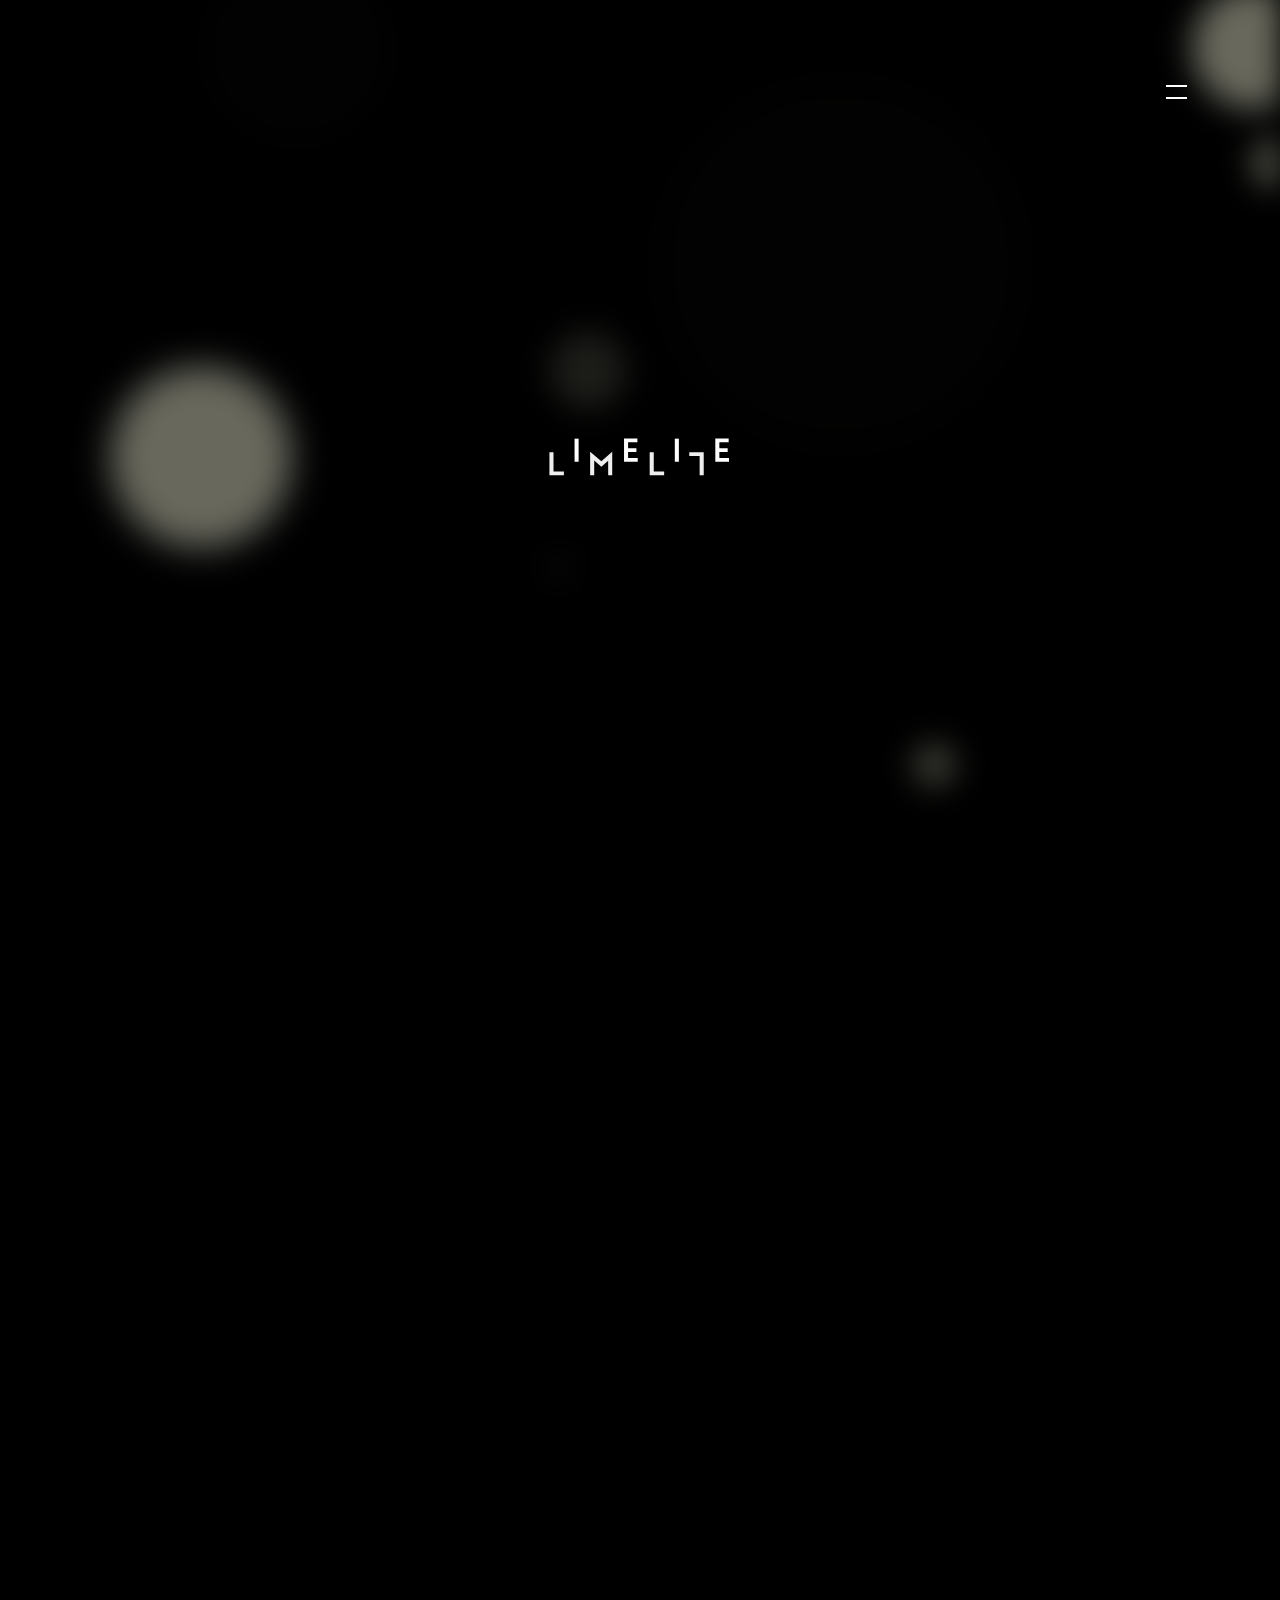
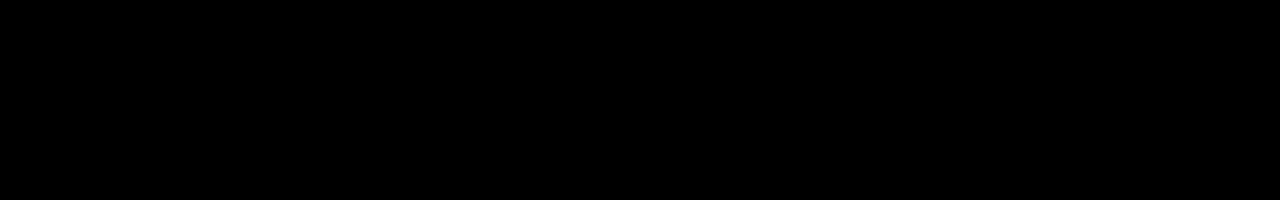
<file: index.html>
<!DOCTYPE html> <html class="no-js htmlindex-page"> <head> <meta charset=utf-8> <title>LIMELITE</title> <meta name=description content=""> <meta name=viewport content="width=device-width,initial-scale=1"> <link rel="shortcut icon" href=/favicon.ico> <link rel=apple-touch-icon href=/apple-touch-icon.png> <link rel=apple-touch-icon-precomposed sizes=57x57 href="/images/favicons/apple-touch-icon-57x57.png"> <link rel=apple-touch-icon-precomposed sizes=114x114 href="/images/favicons/apple-touch-icon-114x114.png"> <link rel=apple-touch-icon-precomposed sizes=72x72 href="/images/favicons/apple-touch-icon-72x72.png"> <link rel=apple-touch-icon-precomposed sizes=144x144 href="/images/favicons/apple-touch-icon-144x144.png"> <link rel=apple-touch-icon-precomposed sizes=60x60 href="/images/favicons/apple-touch-icon-60x60.png"> <link rel=apple-touch-icon-precomposed sizes=120x120 href="/images/favicons/apple-touch-icon-120x120.png"> <link rel=apple-touch-icon-precomposed sizes=76x76 href="/images/favicons/apple-touch-icon-76x76.png"> <link rel=apple-touch-icon-precomposed sizes=152x152 href="/images/favicons/apple-touch-icon-152x152.png"> <link rel=icon type=image/png href=/images/favicons/favicon-196x196.png sizes="196x196"> <link rel=icon type=image/png href=/images/favicons/favicon-96x96.png sizes="96x96"> <link rel=icon type=image/png href=/images/favicons/favicon-32x32.png sizes="32x32"> <link rel=icon type=image/png href=/images/favicons/favicon-16x16.png sizes="16x16"> <link rel=icon type=image/png href=/images/favicons/favicon-128.png sizes="128x128"> <meta name=application-name content="LIMELITE"> <meta name=msapplication-TileColor content="#000000"> <meta name=msapplication-TileImage content="/images/favicons/mstile-144x144.png"> <meta name=msapplication-square70x70logo content="/images/favicons/mstile-70x70.png"> <meta name=msapplication-square150x150logo content="/images/favicons/mstile-150x150.png"> <meta name=msapplication-wide310x150logo content="/images/favicons/mstile-310x150.png"> <meta name=msapplication-square310x310logo content="/images/favicons/mstile-310x310.png"> <link rel=stylesheet href=styles/main.css> <script src=scripts/vendor/modernizr.js></script>  <body class=index-page> <canvas id=dynamic-bg></canvas> <!--[if lt IE 10]>
<p class="browsehappy">You are using an <strong>outdated</strong> browser. Please <a href="http://browsehappy.com/">upgrade your browser</a> to improve your experience.</p>
<![endif]--> <div class=limelite-body> <div class=logo> <img src=images/logo.png alt=""> </div> <!--<div class="menu-bg hide"></div>--> <div class=menu> <div class=menu-toggle></div> <ul class="menu-list inflate hide"> <li><a href=work.html>Work</a></li> <li><a href=team.html>Team</a></li> <li><a href=shooting-ua.html>Shooting in Ukraine</a></li> <li><a href=shooting-ge.html>Shooting in Georgia</a></li> <li><a href=shooting-kz.html>Shooting in Kazakhstan</a></li> <li><a href=contact.html>Contact</a></li> </ul> </div> <svg version=1.1 id=limelitesvg xmlns=http://www.w3.org/2000/svg xmlns:xlink=http://www.w3.org/1999/xlink x=0px y=0px width=960 height=440 viewBox="0 0 960 560" enable-background="new 0 0 960 560" xml:space=preserve></svg> <div class=landing> <div class=landing-showreel> <div class=embed-container> <iframe src=http://player.vimeo.com/video/138911099 frameborder=0 webkitallowfullscreen mozallowfullscreen allowfullscreen></iframe> </div> </div> <div class="landing-description text-huge text-center light"> <h1 class="light text-huge">LIMELITE</h1> <p>is a film service production house.</p> <p>We offer: top-notch producers with local and international experience in TV commercial and feature film production; in-house casting studio with a diveded database; and timesaving worry-free internal location management.</p> </div> <footer class="bs-docs-footer light text-center" role=contentinfo> <div class=container-fluid> <div class=row> <p> <a href=mailto:info@limelite.co>info@limelite.co</a> — +38 (044) 502-98-20 — <a href=https://www.facebook.com/pages/Lime-Lite-Studio/165168040422 target=_blank>facebook</a> — <a href=https://vimeo.com/limelitestudio target=_blank>vimeo</a> </p> <a href=http://vgnc.co class=vgnc target=_blank>VGNC</a> </div> </div> </footer> </div> <footer class="bs-docs-footer light text-center" role=contentinfo> <div class=container-fluid> <div class=row> <p> <a href=mailto:info@limelite.co>info@limelite.co</a> — +38 (044) 502-98-20 — <a href=https://www.facebook.com/pages/Lime-Lite-Studio/165168040422 target=_blank>facebook</a> — <a href=https://vimeo.com/limelitestudio target=_blank>vimeo</a> </p> <a href=http://vgnc.co class=vgnc target=_blank>VGNC</a> </div> </div> </footer> </div> <script src=scripts/vendor.js></script> <script src=scripts/plugins.js></script> <script src=scripts/main.js></script> <!-- Google Analytics: change UA-XXXXX-X to be your site's ID. --> <script>(function(b,o,i,l,e,r){b.GoogleAnalyticsObject=l;b[l]||(b[l]=
            function(){(b[l].q=b[l].q||[]).push(arguments)});b[l].l=+new Date;
        e=o.createElement(i);r=o.getElementsByTagName(i)[0];
        e.src='https://www.google-analytics.com/analytics.js';
        r.parentNode.insertBefore(e,r)}(window,document,'script','ga'));
    ga('create','UA-XXXXX-X');ga('send','pageview');</script>
</file>
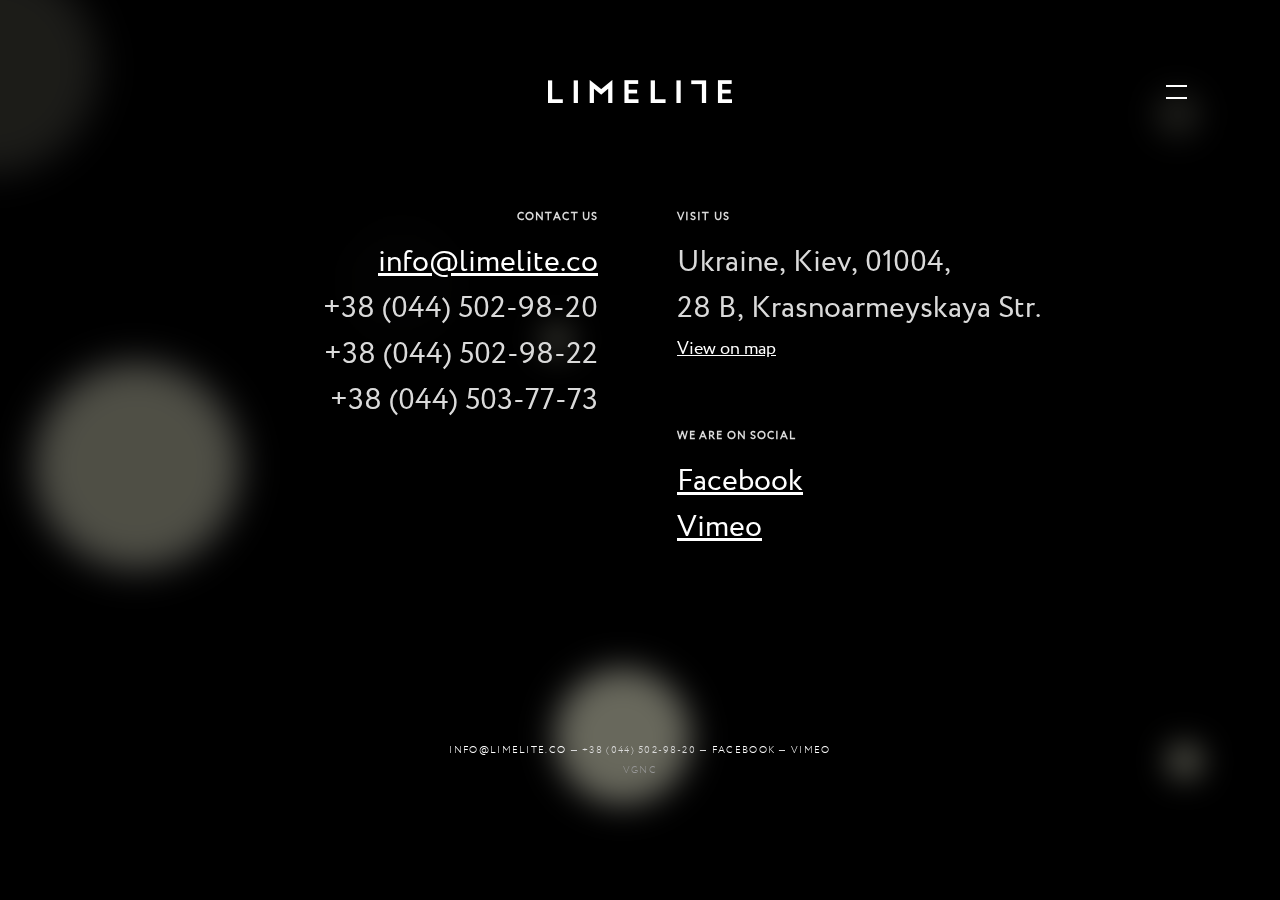
<file: contact.html>
<!DOCTYPE html> <html class="no-js htmlcontact-body"> <head> <meta charset=utf-8> <title>LIMELITE</title> <meta name=description content=""> <meta name=viewport content="width=device-width,initial-scale=1"> <link rel="shortcut icon" href=/favicon.ico> <link rel=apple-touch-icon href=/apple-touch-icon.png> <link rel=apple-touch-icon-precomposed sizes=57x57 href="/images/favicons/apple-touch-icon-57x57.png"> <link rel=apple-touch-icon-precomposed sizes=114x114 href="/images/favicons/apple-touch-icon-114x114.png"> <link rel=apple-touch-icon-precomposed sizes=72x72 href="/images/favicons/apple-touch-icon-72x72.png"> <link rel=apple-touch-icon-precomposed sizes=144x144 href="/images/favicons/apple-touch-icon-144x144.png"> <link rel=apple-touch-icon-precomposed sizes=60x60 href="/images/favicons/apple-touch-icon-60x60.png"> <link rel=apple-touch-icon-precomposed sizes=120x120 href="/images/favicons/apple-touch-icon-120x120.png"> <link rel=apple-touch-icon-precomposed sizes=76x76 href="/images/favicons/apple-touch-icon-76x76.png"> <link rel=apple-touch-icon-precomposed sizes=152x152 href="/images/favicons/apple-touch-icon-152x152.png"> <link rel=icon type=image/png href=/images/favicons/favicon-196x196.png sizes="196x196"> <link rel=icon type=image/png href=/images/favicons/favicon-96x96.png sizes="96x96"> <link rel=icon type=image/png href=/images/favicons/favicon-32x32.png sizes="32x32"> <link rel=icon type=image/png href=/images/favicons/favicon-16x16.png sizes="16x16"> <link rel=icon type=image/png href=/images/favicons/favicon-128.png sizes="128x128"> <meta name=application-name content="LIMELITE"> <meta name=msapplication-TileColor content="#000000"> <meta name=msapplication-TileImage content="/images/favicons/mstile-144x144.png"> <meta name=msapplication-square70x70logo content="/images/favicons/mstile-70x70.png"> <meta name=msapplication-square150x150logo content="/images/favicons/mstile-150x150.png"> <meta name=msapplication-wide310x150logo content="/images/favicons/mstile-310x150.png"> <meta name=msapplication-square310x310logo content="/images/favicons/mstile-310x310.png"> <link rel=stylesheet href=styles/main.css> <script src=scripts/vendor/modernizr.js></script>  <body class=contact-body> <canvas id=dynamic-bg></canvas> <!--[if lt IE 10]>
<p class="browsehappy">You are using an <strong>outdated</strong> browser. Please <a href="http://browsehappy.com/">upgrade your browser</a> to improve your experience.</p>
<![endif]--> <div class=limelite-body> <div class=logo> <a href="/"><img src=images/logo.png alt=""></a> </div> <!--<div class="menu-bg hide"></div>--> <div class=menu> <div class=menu-toggle></div> <ul class="menu-list inflate hide"> <li><a href=work.html>Work</a></li> <li><a href=team.html>Team</a></li> <li><a href=shooting-ua.html>Shooting in Ukraine</a></li> <li><a href=shooting-ge.html>Shooting in Georgia</a></li> <li><a href=shooting-kz.html>Shooting in Kazakhstan</a></li> <li><a href=contact.html>Contact</a></li> </ul> </div> <div class=contact> <div class=container> <div class="col-sm-6 text-right left-panel"> <h3 class="text-small inflate bold">contact us</h3> <p class="text-larger contact-details"> <a href=mailto:info@limelite.co>info@limelite.co</a><br> +38 (044) 502-98-20<br> +38 (044) 502-98-22<br> +38 (044) 503-77-73 </p> </div> <div class="col-sm-6 right-panel"> <h3 class="text-small inflate bold">visit us</h3> <p class="text-larger contact-details last"> Ukraine, Kiev, 01004,<br> 28 B, Krasnoarmeyskaya Str. </p> <p class=text-large> <a href=# id=show-map>View on map</a> </p> <h3 class="text-small inflate bold social">we are on social</h3> <p class="text-larger contact-details"> <a href=https://www.facebook.com/pages/Lime-Lite-Studio/165168040422 target=_blank>Facebook</a><br> <a href=https://vimeo.com/limelitestudio target=_blank>Vimeo</a> </p> </div> </div> <div id=mapbox> <iframe width=100% height=600px data-lat=50.3800837 data-lon=30.6859768 frameborder=0 src="https://a.tiles.mapbox.com/v4/antyrat.nb497op6/attribution,zoompan,geocoder,share.html?access_token=pk.eyJ1IjoiYW50eXJhdCIsImEiOiJmMjgxYjdmYTY2NmNkMzc5MjczYWNkNjg0NjVhZmMyZSJ9.RaB-a0f7_H4HHmEvmlePtQ"></iframe> </div> </div> <footer class="bs-docs-footer light text-center" role=contentinfo> <div class=container-fluid> <div class=row> <p> <a href=mailto:info@limelite.co>info@limelite.co</a> — +38 (044) 502-98-20 — <a href=https://www.facebook.com/pages/Lime-Lite-Studio/165168040422 target=_blank>facebook</a> — <a href=https://vimeo.com/limelitestudio target=_blank>vimeo</a> </p> <a href=http://vgnc.co class=vgnc target=_blank>VGNC</a> </div> </div> </footer> </div> <script src=scripts/vendor.js></script> <script src=scripts/plugins.js></script> <script src=scripts/main.js></script> <!-- Google Analytics: change UA-XXXXX-X to be your site's ID. --> <script>(function(b,o,i,l,e,r){b.GoogleAnalyticsObject=l;b[l]||(b[l]=
            function(){(b[l].q=b[l].q||[]).push(arguments)});b[l].l=+new Date;
        e=o.createElement(i);r=o.getElementsByTagName(i)[0];
        e.src='https://www.google-analytics.com/analytics.js';
        r.parentNode.insertBefore(e,r)}(window,document,'script','ga'));
    ga('create','UA-XXXXX-X');ga('send','pageview');</script>
</file>
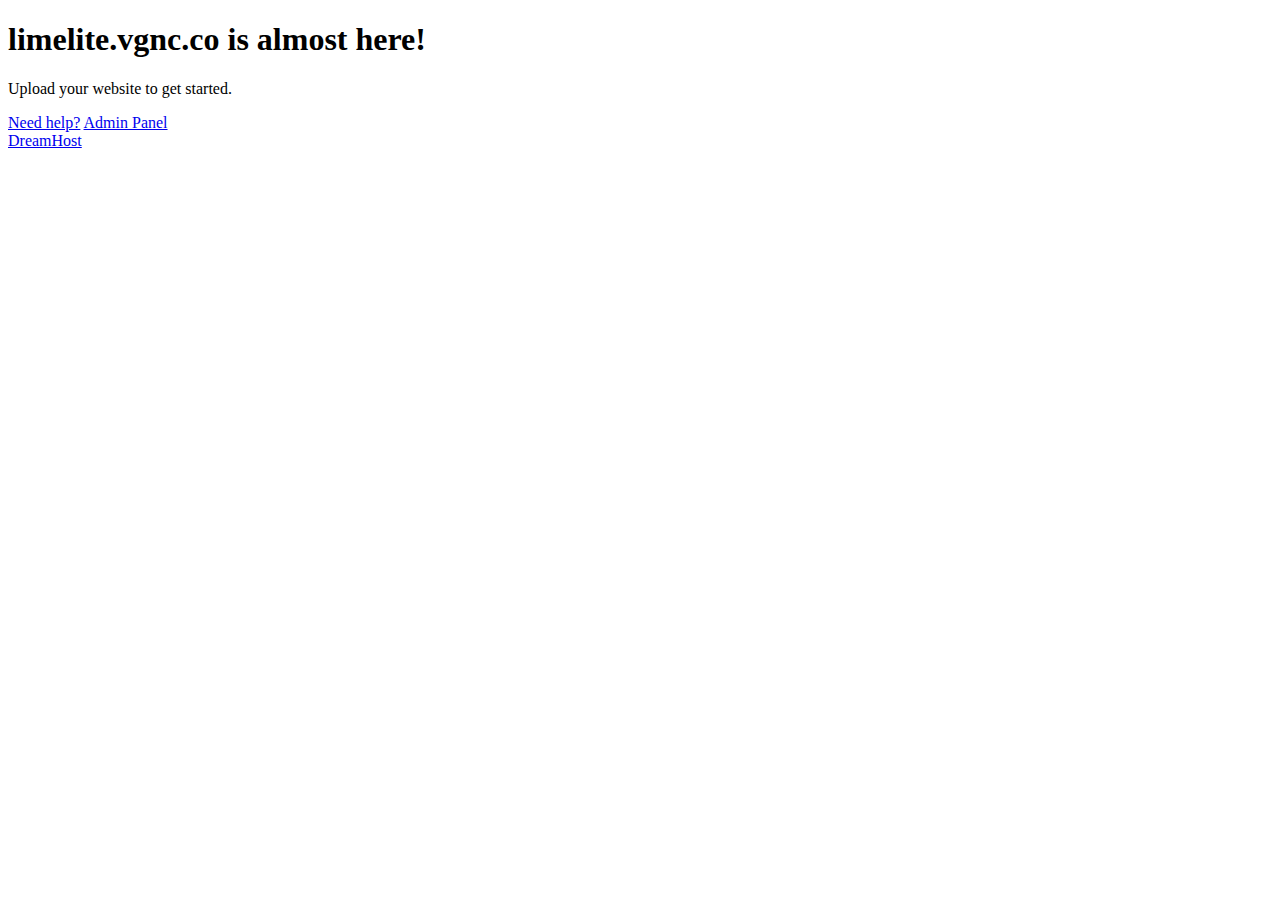
<file: quickstart.html>
<!doctype html>
<html>
<head>
	<title>limelite.vgnc.co is almost here!</title>
	<meta name="description" content="The owner of this domain has not yet uploaded their website." />
	<link rel="stylesheet" href="//securendn.a.ssl.fastly.net/newpanel/css/singlepage.css" />
</head>

<body>
	<div class="page page-comingsoon">
		<h1>limelite.vgnc.co is almost here!</h1>

		<p>Upload your website to get started.</p>

		<div class="button-row">
			<a href="http://wiki.dreamhost.com/Uploading_your_site" class="btn-simple">Need help?</a>
			<a href="https://panel.dreamhost.com" class="btn-simple">Admin Panel</a>
		</div>

		<a href="http://dreamhost.com" class="logo">DreamHost</a>
	</div>
</body>
</html>
</file>
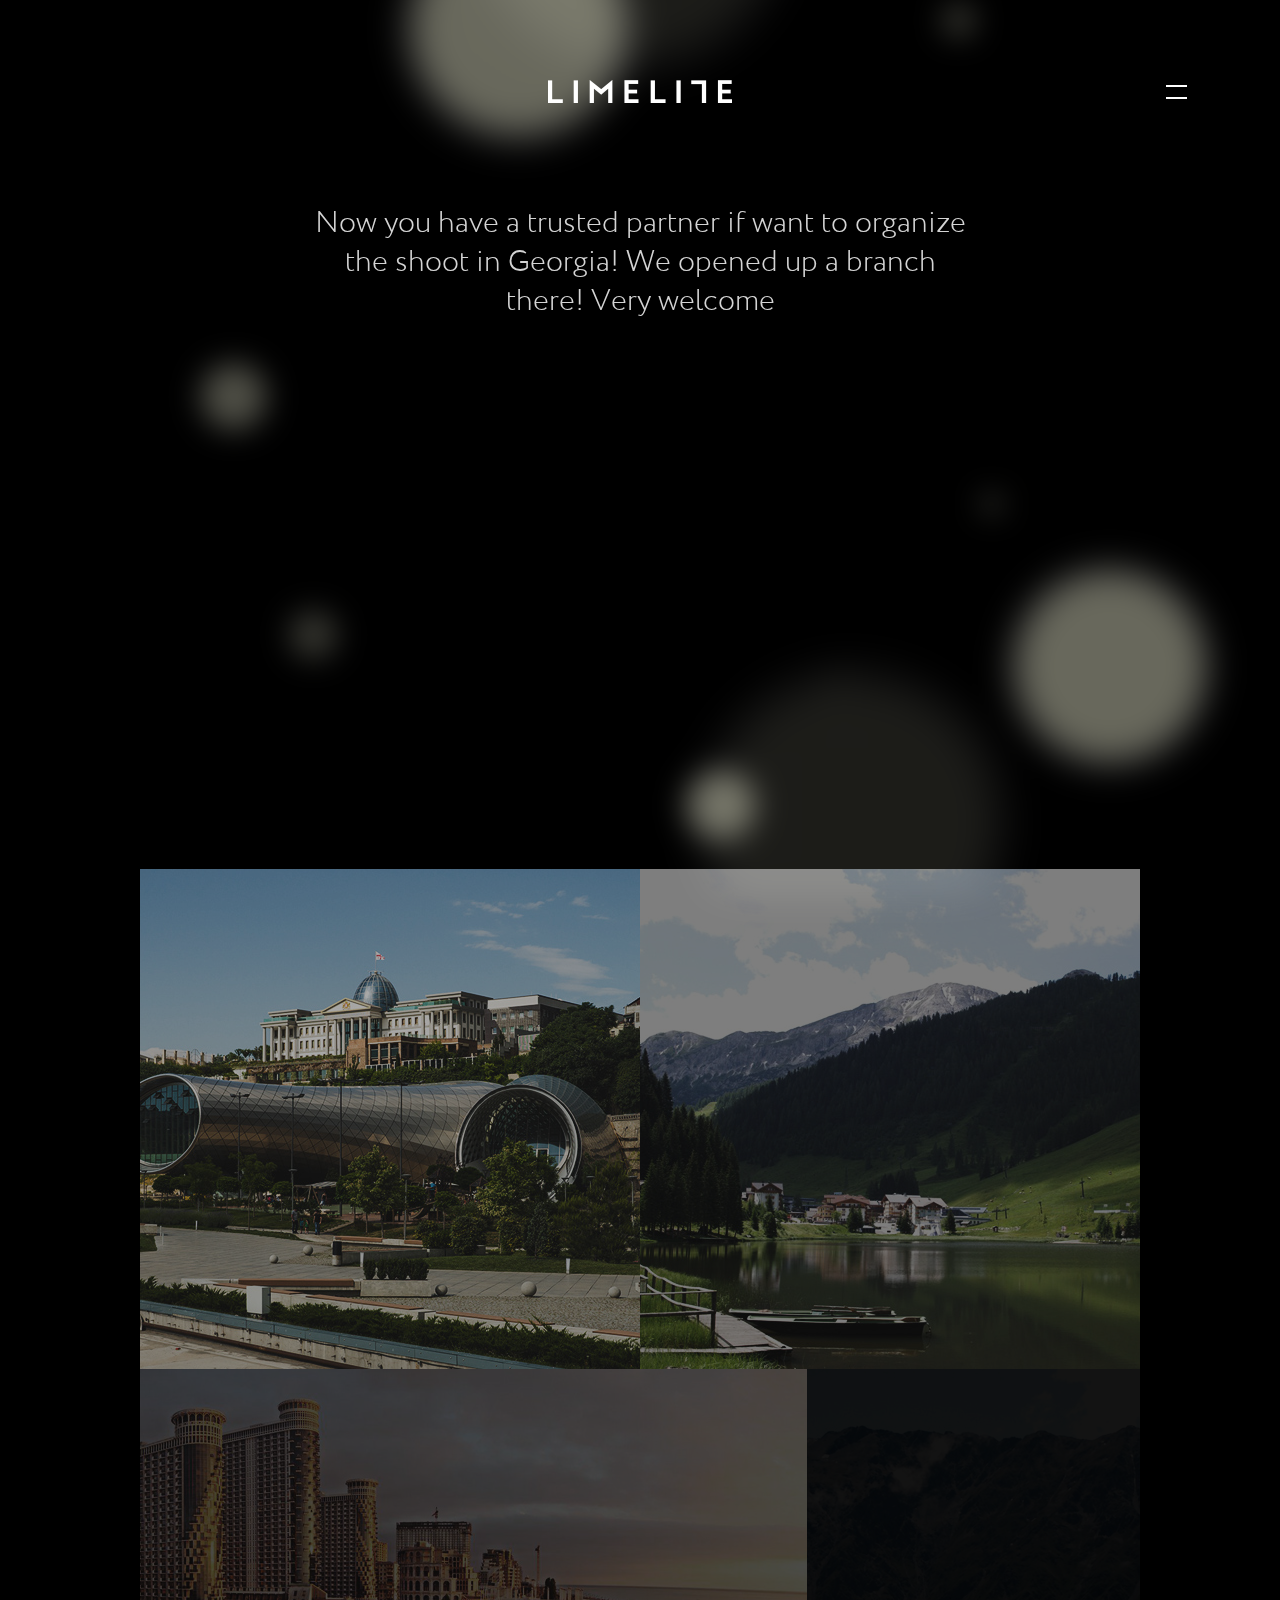
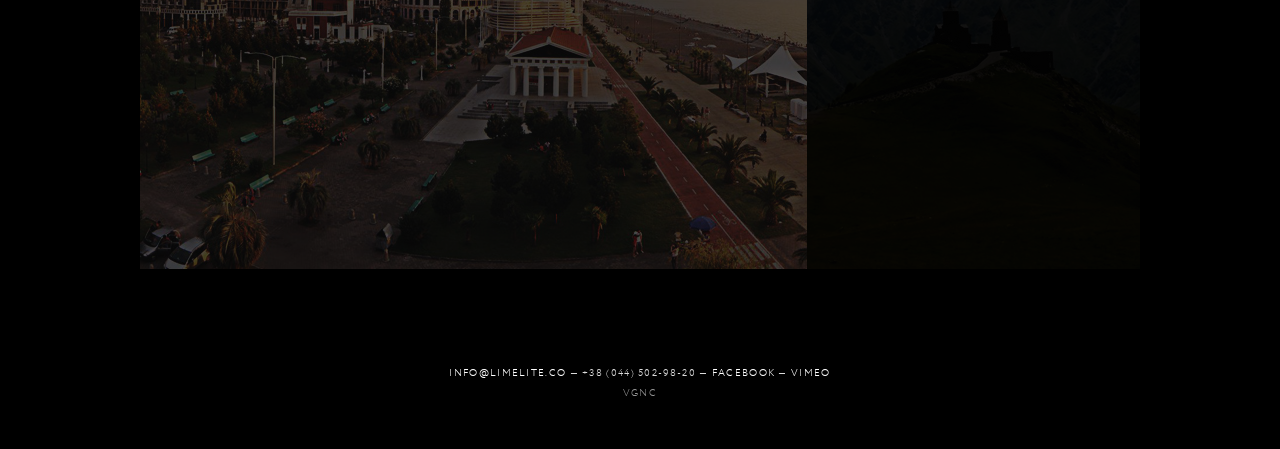
<file: shooting-ge.html>
<!DOCTYPE html>

<html class="no-js htmlshooting-body">
<head>
    <meta charset="utf-8">

    <title>LIMELITE</title>
    <meta content="" name="description">
    <meta content="width=device-width,initial-scale=1" name="viewport">
    <link href="/favicon.ico" rel="shortcut icon">
    <link href="/apple-touch-icon.png" rel="apple-touch-icon">
    <link href="/images/favicons/apple-touch-icon-57x57.png" rel=
    "apple-touch-icon-precomposed" sizes="57x57">
    <link href="/images/favicons/apple-touch-icon-114x114.png" rel=
    "apple-touch-icon-precomposed" sizes="114x114">
    <link href="/images/favicons/apple-touch-icon-72x72.png" rel=
    "apple-touch-icon-precomposed" sizes="72x72">
    <link href="/images/favicons/apple-touch-icon-144x144.png" rel=
    "apple-touch-icon-precomposed" sizes="144x144">
    <link href="/images/favicons/apple-touch-icon-60x60.png" rel=
    "apple-touch-icon-precomposed" sizes="60x60">
    <link href="/images/favicons/apple-touch-icon-120x120.png" rel=
    "apple-touch-icon-precomposed" sizes="120x120">
    <link href="/images/favicons/apple-touch-icon-76x76.png" rel=
    "apple-touch-icon-precomposed" sizes="76x76">
    <link href="/images/favicons/apple-touch-icon-152x152.png" rel=
    "apple-touch-icon-precomposed" sizes="152x152">
    <link href="/images/favicons/favicon-196x196.png" rel="icon" sizes=
    "196x196" type="image/png">
    <link href="/images/favicons/favicon-96x96.png" rel="icon" sizes="96x96"
    type="image/png">
    <link href="/images/favicons/favicon-32x32.png" rel="icon" sizes="32x32"
    type="image/png">
    <link href="/images/favicons/favicon-16x16.png" rel="icon" sizes="16x16"
    type="image/png">
    <link href="/images/favicons/favicon-128.png" rel="icon" sizes="128x128"
    type="image/png">
    <meta content="LIMELITE" name="application-name">
    <meta content="#000000" name="msapplication-TileColor">
    <meta content="/images/favicons/mstile-144x144.png" name=
    "msapplication-TileImage">
    <meta content="/images/favicons/mstile-70x70.png" name=
    "msapplication-square70x70logo">
    <meta content="/images/favicons/mstile-150x150.png" name=
    "msapplication-square150x150logo">
    <meta content="/images/favicons/mstile-310x150.png" name=
    "msapplication-wide310x150logo">
    <meta content="/images/favicons/mstile-310x310.png" name=
    "msapplication-square310x310logo">
    <link href="styles/main.css" rel="stylesheet">
    <script src="scripts/vendor/modernizr.js"></script>
</head>

<body class="shooting-body">
    <canvas id="dynamic-bg"></canvas> <!--[if lt IE 10]>
<p class="browsehappy">You are using an <strong>outdated</strong> browser. Please <a href="http://browsehappy.com/">upgrade your browser</a> to improve your experience.</p>
<![endif]-->

    <div class="limelite-body">
        <div class="logo">
            <a href="/"><img alt="" src="images/logo.png"></a>
        </div><!--<div class="menu-bg hide"></div>-->

        <div class="menu">
            <div class="menu-toggle"></div>

            <ul class="menu-list inflate hide">
                <li>
                    <a href="work.html">Work</a>
                </li>

                <li>
                    <a href="team.html">Team</a>
                </li>

                <li>
                    <a href="shooting-ua.html">Shooting in Ukraine</a>
                </li>

                <li>
                    <a href="shooting-ge.html">Shooting in Georgia</a>
                </li>

                <li>
                    <a href="shooting-kz.html">Shooting in Kazakhstan</a>
                </li>

                <li>
                    <a href="contact.html">Contact</a>
                </li>
            </ul>
        </div>

        <div class="shooting text-center">
            <h1 class="text-larger light">Now you have a trusted partner if
            want to organize the shoot in Georgia! We opened up a branch there!
            Very welcome</h1>

            <div class="container">
                <div class="col-xs-9"><img alt="" class="pull-left" src=
                "images/shooting/ge/1.jpg"></div>

                <div class="col-xs-3">
                    <div class="col-xs-12"><img alt="" class="pull-left" src=
                    "images/shooting/ge/6.jpg"></div>

                    <div class="col-xs-12"><img alt="" class="pull-left" src=
                    "images/shooting/ge/7.jpg"></div>
                </div>

                <div class="col-xs-6"><img alt="" class="pull-left" src=
                "images/shooting/ge/4.jpg"></div>

                <div class="col-xs-6"><img alt="" class="pull-left" src=
                "images/shooting/ge/3.jpg"></div>

                <div class="col-xs-12">
                    <div class="col-xs-8"><img alt="" class="pull-left" src=
                    "images/shooting/ge/5.jpg"></div>

                    <div class="div col-xs-4"><img alt="" class="pull-left"
                    src="images/shooting/ge/2.jpg"></div>
                </div>
            </div>
        </div>

        <footer class="bs-docs-footer light text-center">
            <div class="container-fluid">
                <div class="row">
                    <p><a href="mailto:info@limelite.co">info@limelite.co</a> —
                    +38 (044) 502-98-20 — <a href=
                    "https://www.facebook.com/pages/Lime-Lite-Studio/165168040422"
                    target="_blank">facebook</a> — <a href=
                    "https://vimeo.com/limelitestudio" target=
                    "_blank">vimeo</a></p><a class="vgnc" href="http://vgnc.co"
                    target="_blank">VGNC</a>
                </div>
            </div>
        </footer>
    </div><script src="scripts/vendor.js"></script> <script src="scripts/plugins.js"></script> <script src="scripts/main.js"></script> <!-- Google Analytics: change UA-XXXXX-X to be your site's ID. -->
<script>
(function(b,o,i,l,e,r){b.GoogleAnalyticsObject=l;b[l]||(b[l]=
            function(){(b[l].q=b[l].q||[]).push(arguments)});b[l].l=+new Date;
        e=o.createElement(i);r=o.getElementsByTagName(i)[0];
        e.src='https://www.google-analytics.com/analytics.js';
        r.parentNode.insertBefore(e,r)}(window,document,'script','ga'));
    ga('create','UA-XXXXX-X');ga('send','pageview');
    </script>
</body>
</html>
</file>
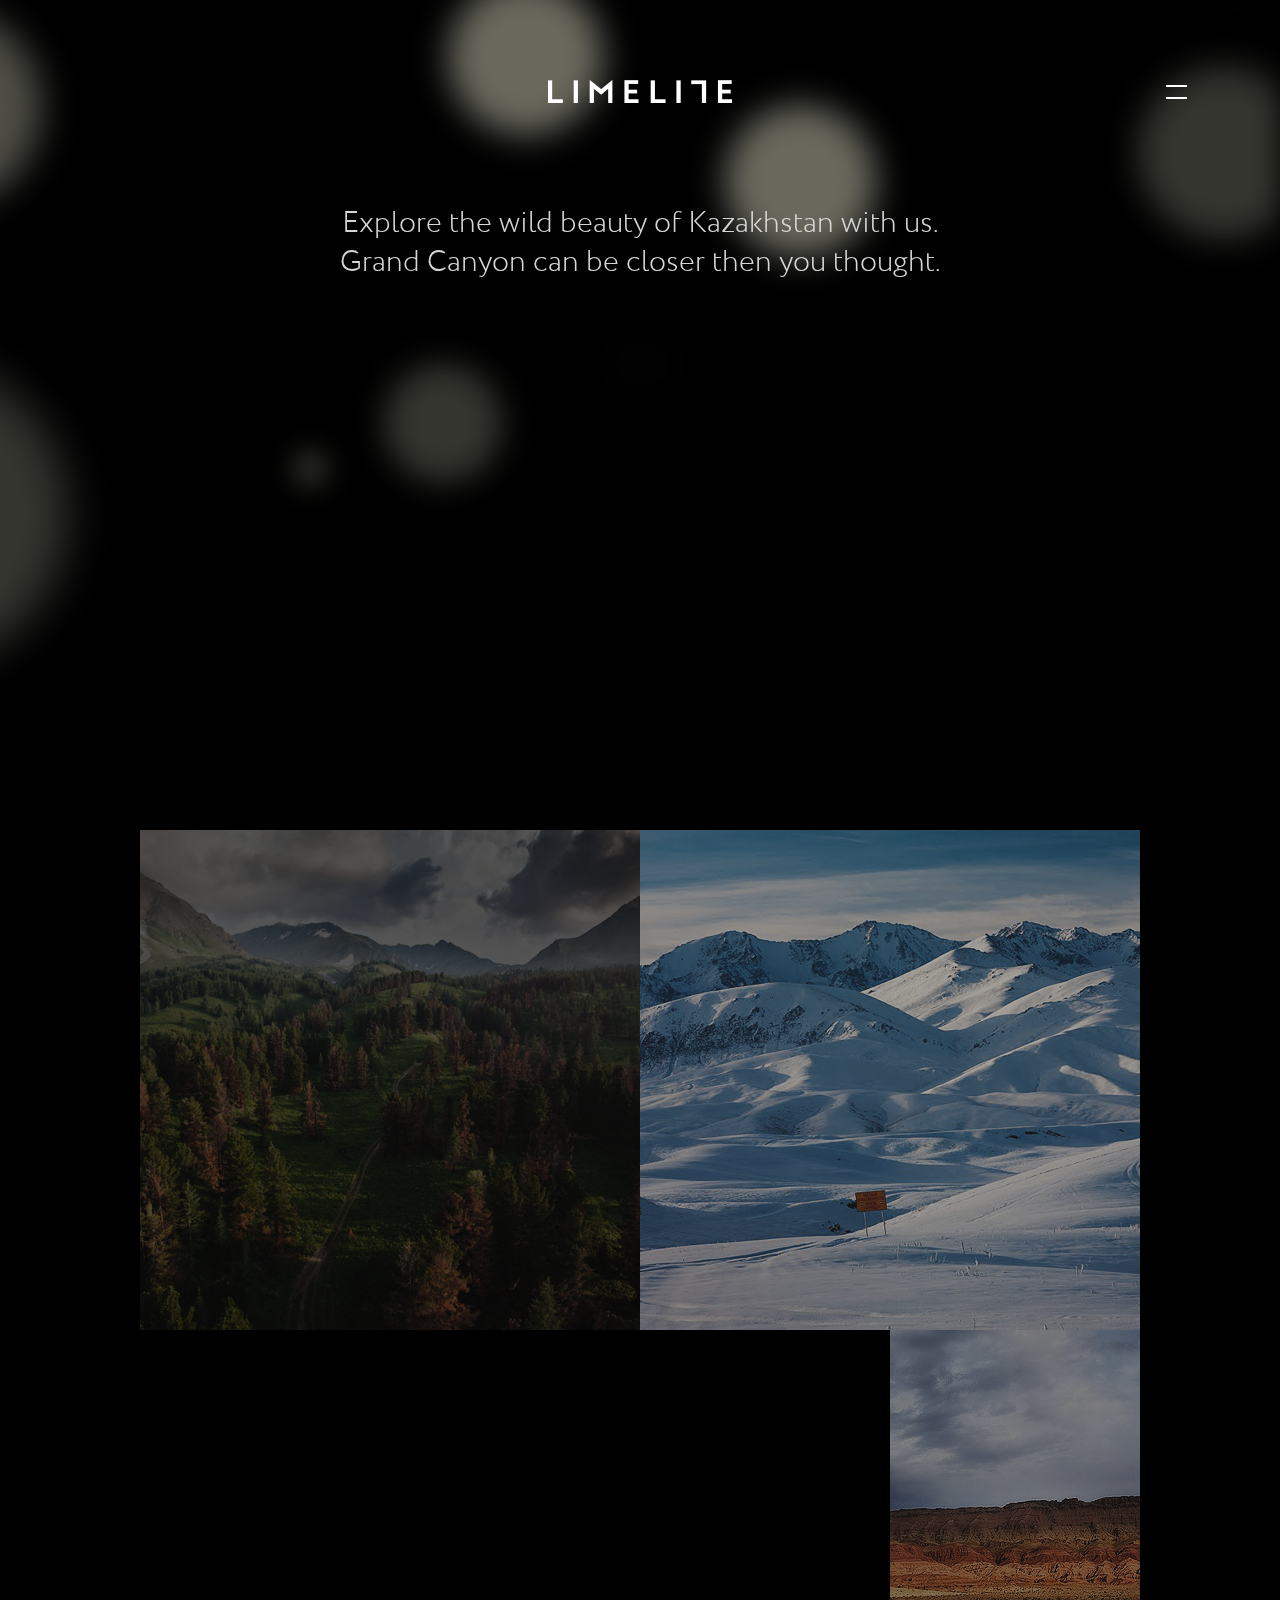
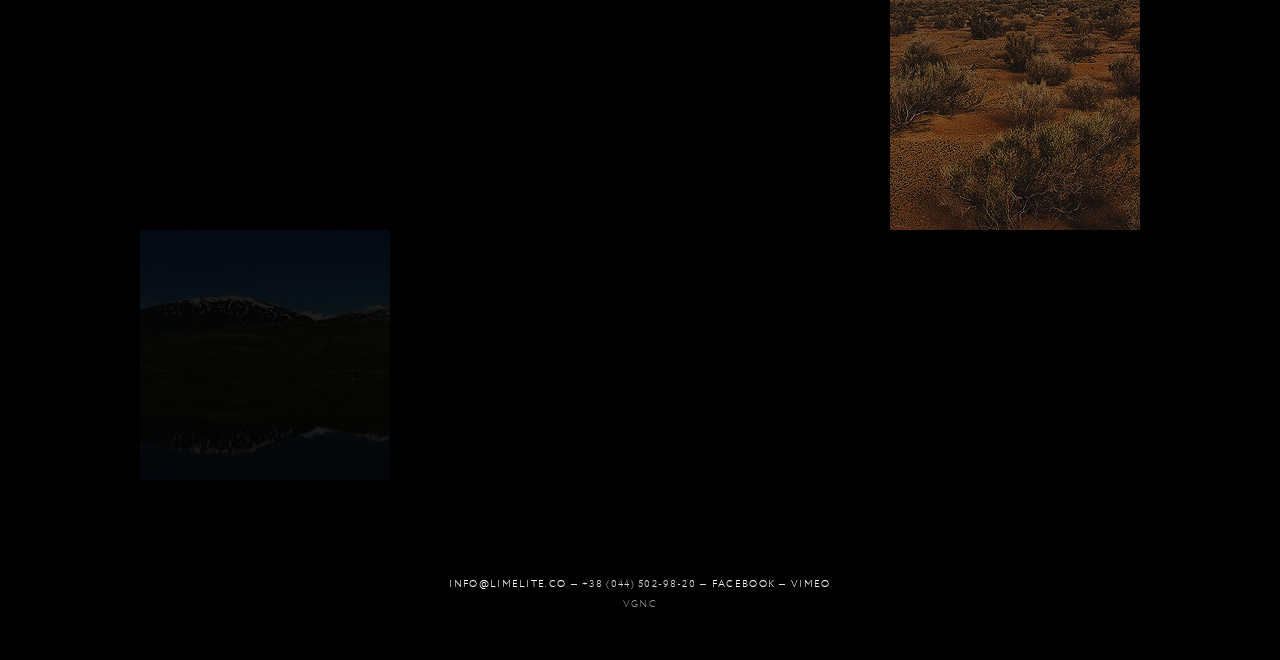
<file: shooting-kz.html>
<!DOCTYPE html>

<html class="no-js htmlshooting-body">
<head>
    <meta charset="utf-8">

    <title>LIMELITE</title>
    <meta content="" name="description">
    <meta content="width=device-width,initial-scale=1" name="viewport">
    <link href="/favicon.ico" rel="shortcut icon">
    <link href="/apple-touch-icon.png" rel="apple-touch-icon">
    <link href="/images/favicons/apple-touch-icon-57x57.png" rel=
    "apple-touch-icon-precomposed" sizes="57x57">
    <link href="/images/favicons/apple-touch-icon-114x114.png" rel=
    "apple-touch-icon-precomposed" sizes="114x114">
    <link href="/images/favicons/apple-touch-icon-72x72.png" rel=
    "apple-touch-icon-precomposed" sizes="72x72">
    <link href="/images/favicons/apple-touch-icon-144x144.png" rel=
    "apple-touch-icon-precomposed" sizes="144x144">
    <link href="/images/favicons/apple-touch-icon-60x60.png" rel=
    "apple-touch-icon-precomposed" sizes="60x60">
    <link href="/images/favicons/apple-touch-icon-120x120.png" rel=
    "apple-touch-icon-precomposed" sizes="120x120">
    <link href="/images/favicons/apple-touch-icon-76x76.png" rel=
    "apple-touch-icon-precomposed" sizes="76x76">
    <link href="/images/favicons/apple-touch-icon-152x152.png" rel=
    "apple-touch-icon-precomposed" sizes="152x152">
    <link href="/images/favicons/favicon-196x196.png" rel="icon" sizes=
    "196x196" type="image/png">
    <link href="/images/favicons/favicon-96x96.png" rel="icon" sizes="96x96"
    type="image/png">
    <link href="/images/favicons/favicon-32x32.png" rel="icon" sizes="32x32"
    type="image/png">
    <link href="/images/favicons/favicon-16x16.png" rel="icon" sizes="16x16"
    type="image/png">
    <link href="/images/favicons/favicon-128.png" rel="icon" sizes="128x128"
    type="image/png">
    <meta content="LIMELITE" name="application-name">
    <meta content="#000000" name="msapplication-TileColor">
    <meta content="/images/favicons/mstile-144x144.png" name=
    "msapplication-TileImage">
    <meta content="/images/favicons/mstile-70x70.png" name=
    "msapplication-square70x70logo">
    <meta content="/images/favicons/mstile-150x150.png" name=
    "msapplication-square150x150logo">
    <meta content="/images/favicons/mstile-310x150.png" name=
    "msapplication-wide310x150logo">
    <meta content="/images/favicons/mstile-310x310.png" name=
    "msapplication-square310x310logo">
    <link href="styles/main.css" rel="stylesheet">
    <script src="scripts/vendor/modernizr.js"></script>
</head>

<body class="shooting-body">
    <canvas id="dynamic-bg"></canvas> <!--[if lt IE 10]>
<p class="browsehappy">You are using an <strong>outdated</strong> browser. Please <a href="http://browsehappy.com/">upgrade your browser</a> to improve your experience.</p>
<![endif]-->

    <div class="limelite-body">
        <div class="logo">
            <a href="/"><img alt="" src="images/logo.png"></a>
        </div><!--<div class="menu-bg hide"></div>-->

        <div class="menu">
            <div class="menu-toggle"></div>

            <ul class="menu-list inflate hide">
                <li>
                    <a href="work.html">Work</a>
                </li>

                <li>
                    <a href="team.html">Team</a>
                </li>

                <li>
                    <a href="shooting-ua.html">Shooting in Ukraine</a>
                </li>

                <li>
                    <a href="shooting-ge.html">Shooting in Georgia</a>
                </li>

                <li>
                    <a href="shooting-kz.html">Shooting in Kazakhstan</a>
                </li>

                <li>
                    <a href="contact.html">Contact</a>
                </li>
            </ul>
        </div>

        <div class="shooting text-center">
            <h1 class="text-larger light">Explore the wild beauty of Kazakhstan
            with us. Grand Canyon can be closer then you thought.</h1>

            <div class="container">
                <div class="col-xs-6">
                    <div class="col-xs-12"><img alt="" class="pull-left" src=
                    "images/shooting/kz/1.jpg"></div>

                    <div class="col-xs-12"><img alt="" class="pull-left" src=
                    "images/shooting/kz/2.jpg"></div>
                </div>

                <div class="col-xs-6"><img alt="" class="pull-left" src=
                "images/shooting/kz/3.jpg"></div>

                <div class="col-xs-6"><img alt="" class="pull-left" src=
                "images/shooting/kz/4.jpg"></div>

                <div class="col-xs-6"><img alt="" class="pull-left" src=
                "images/shooting/kz/5.jpg"></div>

                <div class="col-xs-6"><img alt="" class="pull-left" src=
                "images/shooting/kz/6.jpg"></div>

                <div class="col-xs-6">
                    <div class="col-xs-6"><img alt="" class="pull-left" src=
                    "images/shooting/kz/7.jpg"></div>

                    <div class="col-xs-6"><img alt="" class="pull-left" src=
                    "images/shooting/kz/8.jpg"></div>
                </div>

                <div class="col-xs-6">
                    <div class="col-xs-6"><img alt="" class="pull-left" src=
                    "images/shooting/kz/9.jpg"></div>

                    <div class="col-xs-6"><img alt="" class="pull-left" src=
                    "images/shooting/kz/10.jpg"></div>
                </div>

                <div class="col-xs-6"><img alt="" class="pull-left" src=
                "images/shooting/kz/11.jpg"></div>
            </div>
        </div>

        <footer class="bs-docs-footer light text-center">
            <div class="container-fluid">
                <div class="row">
                    <p><a href="mailto:info@limelite.co">info@limelite.co</a> —
                    +38 (044) 502-98-20 — <a href=
                    "https://www.facebook.com/pages/Lime-Lite-Studio/165168040422"
                    target="_blank">facebook</a> — <a href=
                    "https://vimeo.com/limelitestudio" target=
                    "_blank">vimeo</a></p><a class="vgnc" href="http://vgnc.co"
                    target="_blank">VGNC</a>
                </div>
            </div>
        </footer>
    </div><script src="scripts/vendor.js"></script> <script src="scripts/plugins.js"></script> <script src="scripts/main.js"></script> <!-- Google Analytics: change UA-XXXXX-X to be your site's ID. -->
<script>
(function(b,o,i,l,e,r){b.GoogleAnalyticsObject=l;b[l]||(b[l]=
            function(){(b[l].q=b[l].q||[]).push(arguments)});b[l].l=+new Date;
        e=o.createElement(i);r=o.getElementsByTagName(i)[0];
        e.src='https://www.google-analytics.com/analytics.js';
        r.parentNode.insertBefore(e,r)}(window,document,'script','ga'));
    ga('create','UA-XXXXX-X');ga('send','pageview');
    </script>
</body>
</html>
</file>
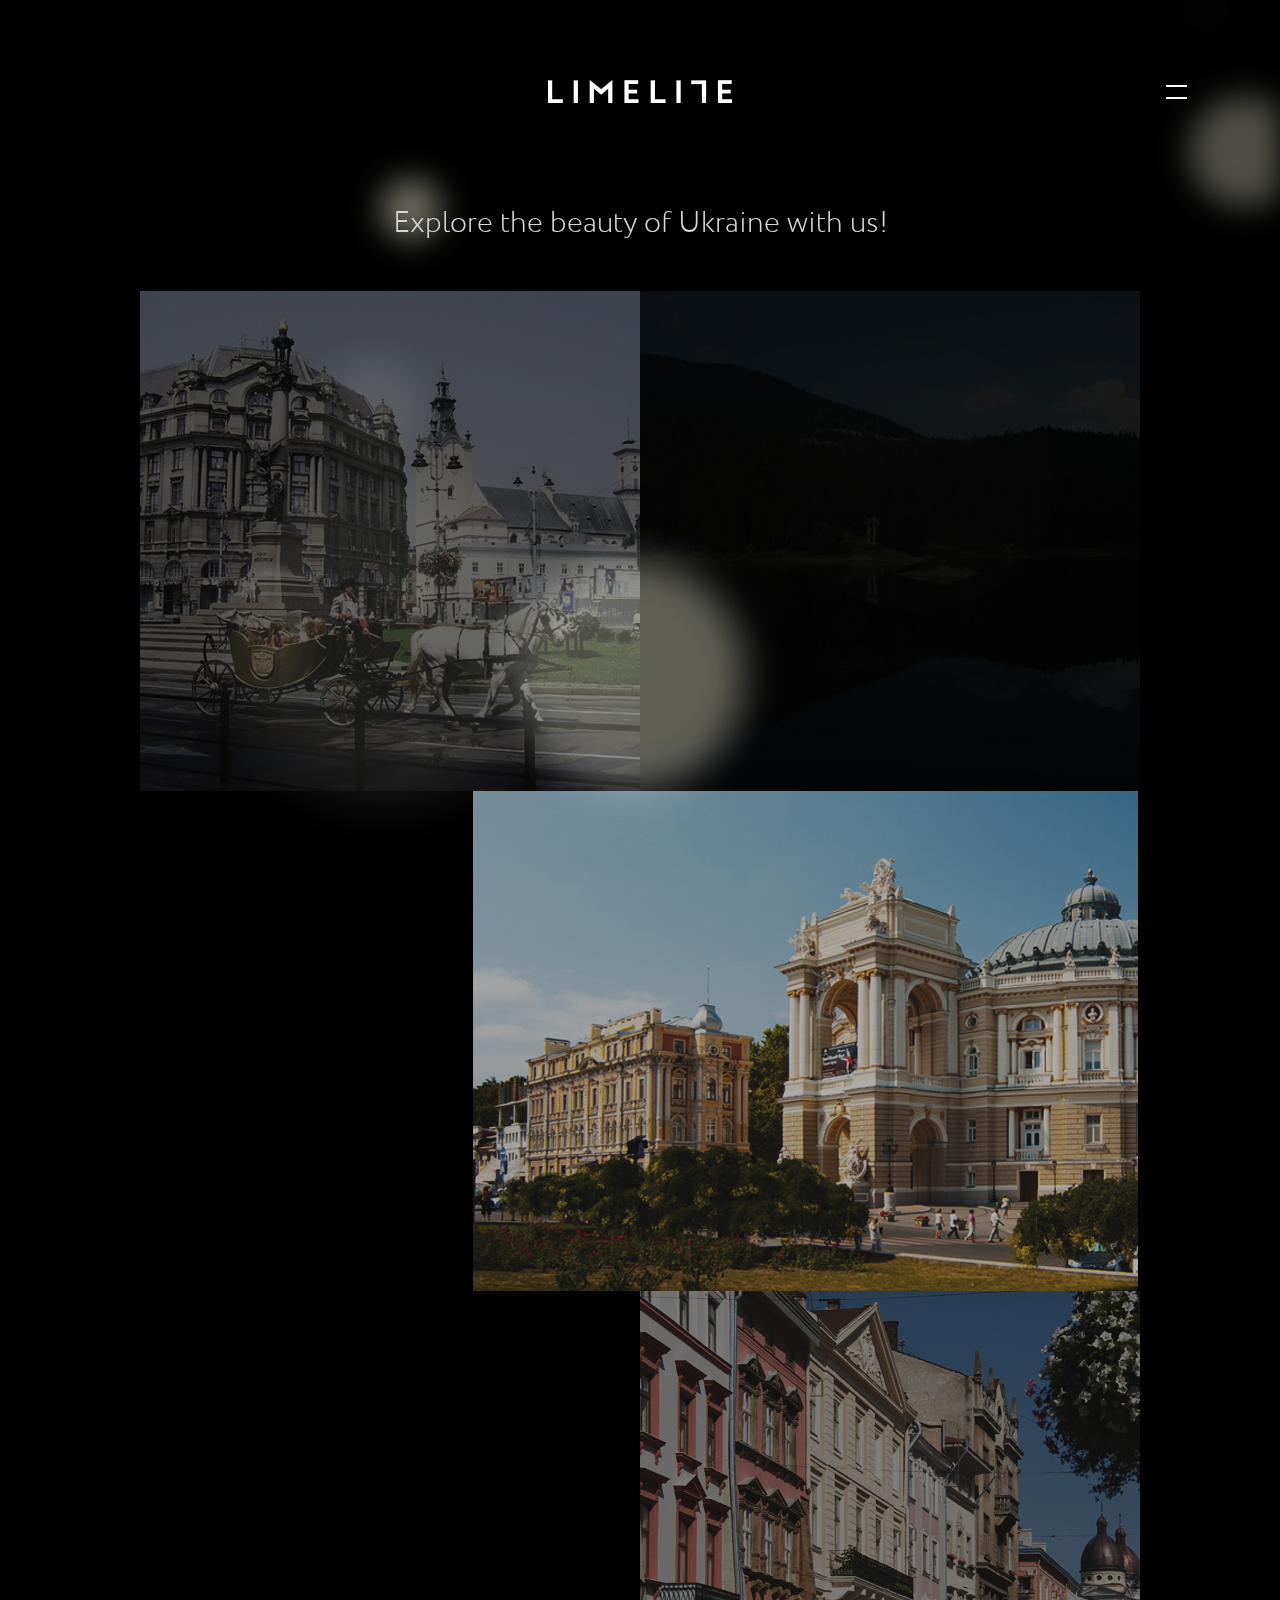
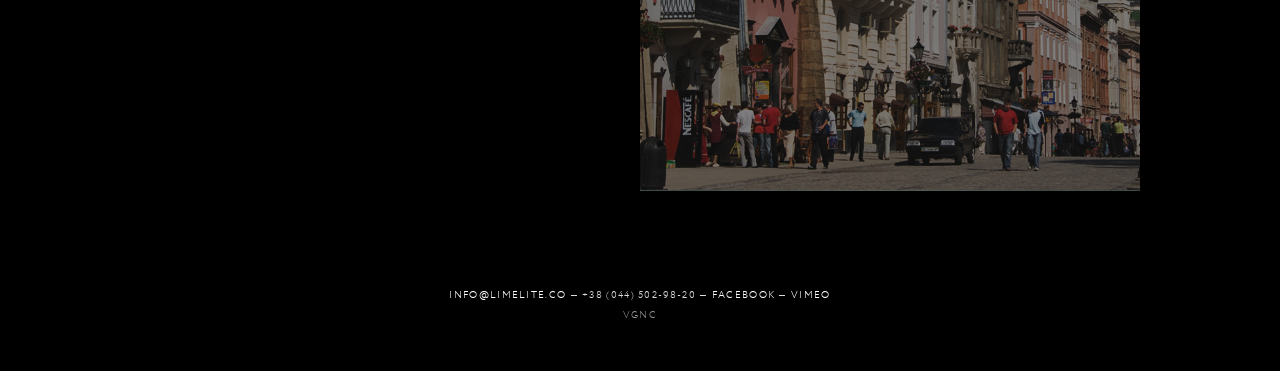
<file: shooting-ua.html>
<!DOCTYPE html>

<html class="no-js htmlshooting-body">
<head>
    <meta charset="utf-8">

    <title>LIMELITE</title>
    <meta content="" name="description">
    <meta content="width=device-width,initial-scale=1" name="viewport">
    <link href="/favicon.ico" rel="shortcut icon">
    <link href="/apple-touch-icon.png" rel="apple-touch-icon">
    <link href="/images/favicons/apple-touch-icon-57x57.png" rel=
    "apple-touch-icon-precomposed" sizes="57x57">
    <link href="/images/favicons/apple-touch-icon-114x114.png" rel=
    "apple-touch-icon-precomposed" sizes="114x114">
    <link href="/images/favicons/apple-touch-icon-72x72.png" rel=
    "apple-touch-icon-precomposed" sizes="72x72">
    <link href="/images/favicons/apple-touch-icon-144x144.png" rel=
    "apple-touch-icon-precomposed" sizes="144x144">
    <link href="/images/favicons/apple-touch-icon-60x60.png" rel=
    "apple-touch-icon-precomposed" sizes="60x60">
    <link href="/images/favicons/apple-touch-icon-120x120.png" rel=
    "apple-touch-icon-precomposed" sizes="120x120">
    <link href="/images/favicons/apple-touch-icon-76x76.png" rel=
    "apple-touch-icon-precomposed" sizes="76x76">
    <link href="/images/favicons/apple-touch-icon-152x152.png" rel=
    "apple-touch-icon-precomposed" sizes="152x152">
    <link href="/images/favicons/favicon-196x196.png" rel="icon" sizes=
    "196x196" type="image/png">
    <link href="/images/favicons/favicon-96x96.png" rel="icon" sizes="96x96"
    type="image/png">
    <link href="/images/favicons/favicon-32x32.png" rel="icon" sizes="32x32"
    type="image/png">
    <link href="/images/favicons/favicon-16x16.png" rel="icon" sizes="16x16"
    type="image/png">
    <link href="/images/favicons/favicon-128.png" rel="icon" sizes="128x128"
    type="image/png">
    <meta content="LIMELITE" name="application-name">
    <meta content="#000000" name="msapplication-TileColor">
    <meta content="/images/favicons/mstile-144x144.png" name=
    "msapplication-TileImage">
    <meta content="/images/favicons/mstile-70x70.png" name=
    "msapplication-square70x70logo">
    <meta content="/images/favicons/mstile-150x150.png" name=
    "msapplication-square150x150logo">
    <meta content="/images/favicons/mstile-310x150.png" name=
    "msapplication-wide310x150logo">
    <meta content="/images/favicons/mstile-310x310.png" name=
    "msapplication-square310x310logo">
    <link href="styles/main.css" rel="stylesheet">
    <script src="scripts/vendor/modernizr.js"></script>
</head>

<body class="shooting-body">
    <canvas id="dynamic-bg"></canvas> <!--[if lt IE 10]>
<p class="browsehappy">You are using an <strong>outdated</strong> browser. Please <a href="http://browsehappy.com/">upgrade your browser</a> to improve your experience.</p>
<![endif]-->

    <div class="limelite-body">
        <div class="logo">
            <a href="/"><img alt="" src="images/logo.png"></a>
        </div><!--<div class="menu-bg hide"></div>-->

        <div class="menu">
            <div class="menu-toggle"></div>

            <ul class="menu-list inflate hide">
                <li>
                    <a href="work.html">Work</a>
                </li>

                <li>
                    <a href="team.html">Team</a>
                </li>

                <li>
                    <a href="shooting-ua.html">Shooting in Ukraine</a>
                </li>

                <li>
                    <a href="shooting-ge.html">Shooting in Georgia</a>
                </li>

                <li>
                    <a href="shooting-kz.html">Shooting in Kazakhstan</a>
                </li>

                <li>
                    <a href="contact.html">Contact</a>
                </li>
            </ul>
        </div>

        <div class="shooting text-center">
            <h1 class="text-larger light">Explore the beauty of Ukraine with
            us!</h1>

            <div class="container">
                <div class="col-xs-6"><img alt="" class="pull-left" src=
                "images/shooting/ua/1.jpg"></div>

                <div class="col-xs-6"><img alt="" class="pull-left" src=
                "images/shooting/ua/7.jpg"></div>

                <div class="div col-xs-4"><img alt="" class="pull-left" src=
                "images/shooting/ua/5.jpg"></div>

                <div class="div col-xs-8"><img alt="" class="pull-left" src=
                "images/shooting/ua/6.jpg"></div>

                <div class="col-xs-6">
                    <div class="col-xs-12"><img alt="" class="pull-left" src=
                    "images/shooting/ua/2.jpg"></div>

                    <div class="col-xs-6"><img alt="" class="pull-left" src=
                    "images/shooting/ua/3.jpg"></div>

                    <div class="col-xs-6"><img alt="" class="pull-left" src=
                    "images/shooting/ua/4.jpg"></div>
                </div>

                <div class="col-xs-6"><img alt="" class="pull-left" src=
                "images/shooting/ua/8.jpg"></div>
            </div>
        </div>

        <footer class="bs-docs-footer light text-center">
            <div class="container-fluid">
                <div class="row">
                    <p><a href="mailto:info@limelite.co">info@limelite.co</a> —
                    +38 (044) 502-98-20 — <a href=
                    "https://www.facebook.com/pages/Lime-Lite-Studio/165168040422"
                    target="_blank">facebook</a> — <a href=
                    "https://vimeo.com/limelitestudio" target=
                    "_blank">vimeo</a></p><a class="vgnc" href="http://vgnc.co"
                    target="_blank">VGNC</a>
                </div>
            </div>
        </footer>
    </div><script src="scripts/vendor.js"></script> <script src="scripts/plugins.js"></script> <script src="scripts/main.js"></script> <!-- Google Analytics: change UA-XXXXX-X to be your site's ID. -->
<script>
(function(b,o,i,l,e,r){b.GoogleAnalyticsObject=l;b[l]||(b[l]=
            function(){(b[l].q=b[l].q||[]).push(arguments)});b[l].l=+new Date;
        e=o.createElement(i);r=o.getElementsByTagName(i)[0];
        e.src='https://www.google-analytics.com/analytics.js';
        r.parentNode.insertBefore(e,r)}(window,document,'script','ga'));
    ga('create','UA-XXXXX-X');ga('send','pageview');
    </script>
</body>
</html>
</file>
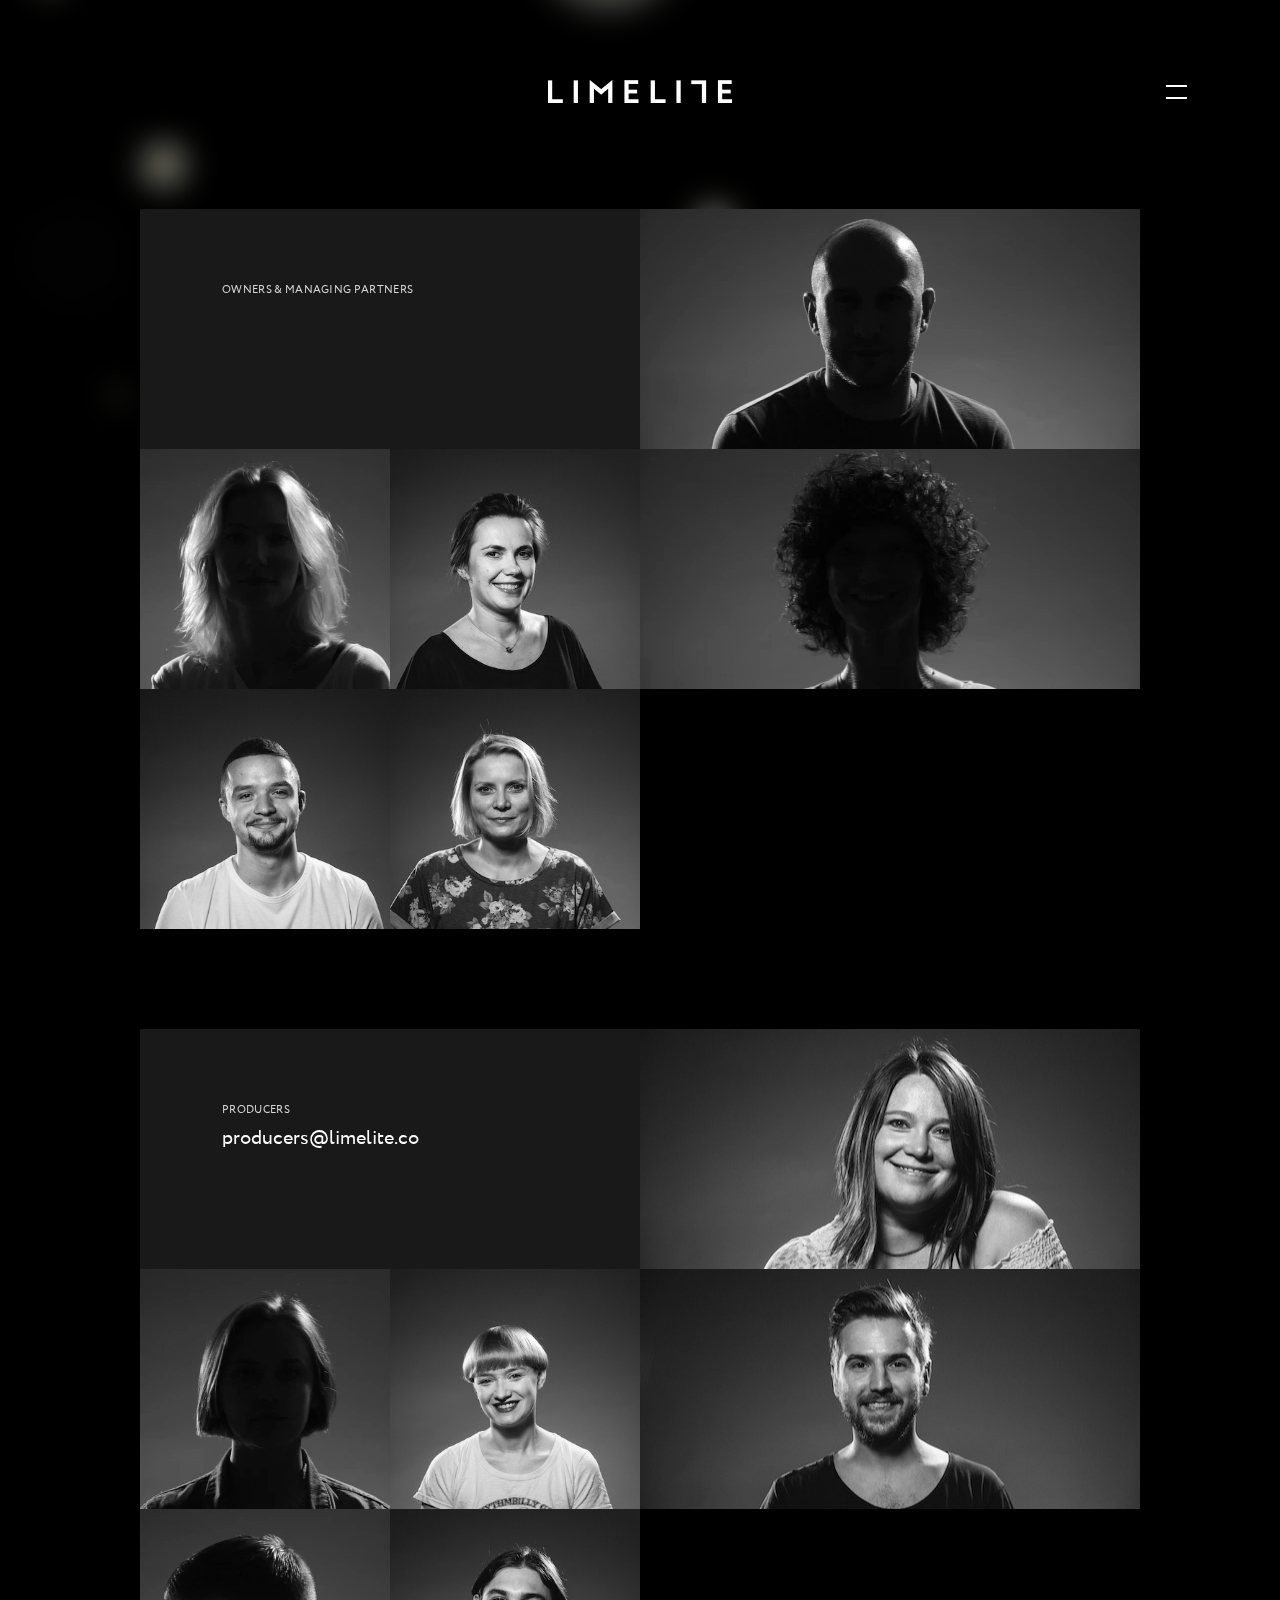
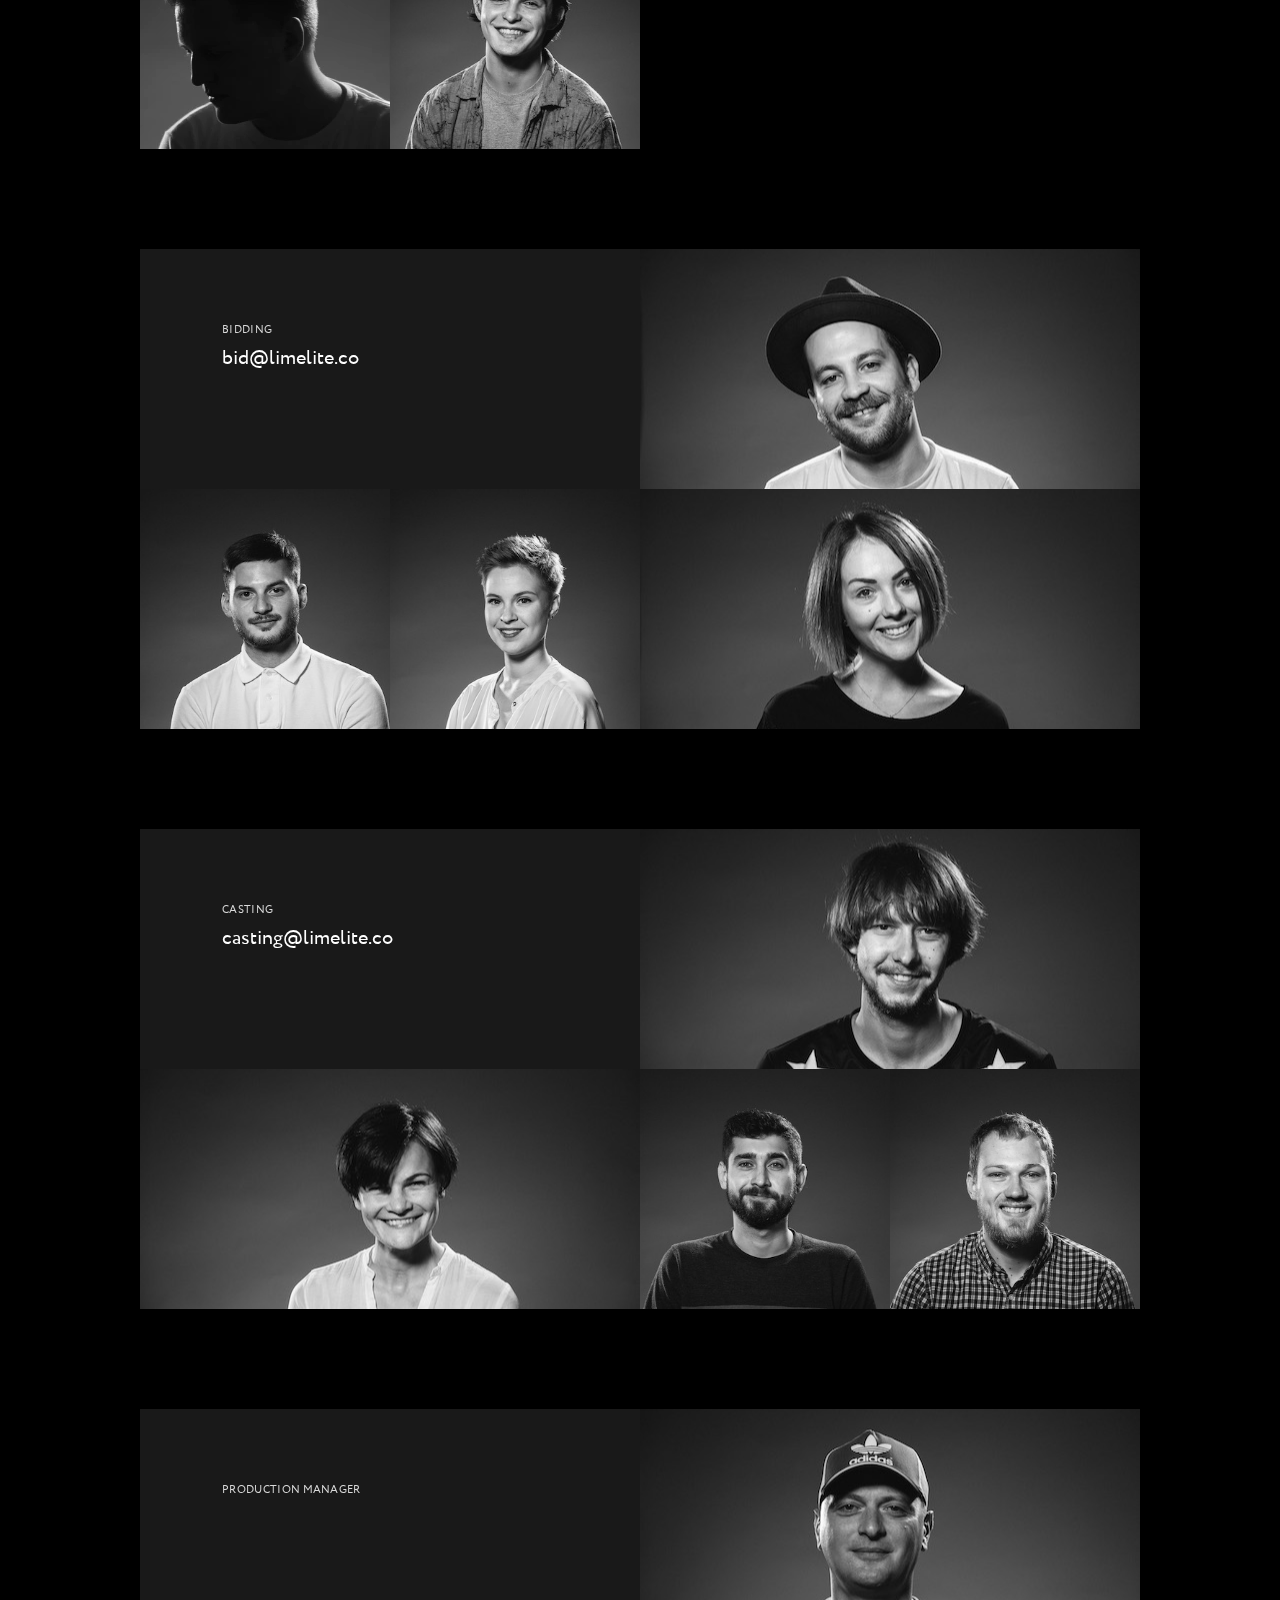
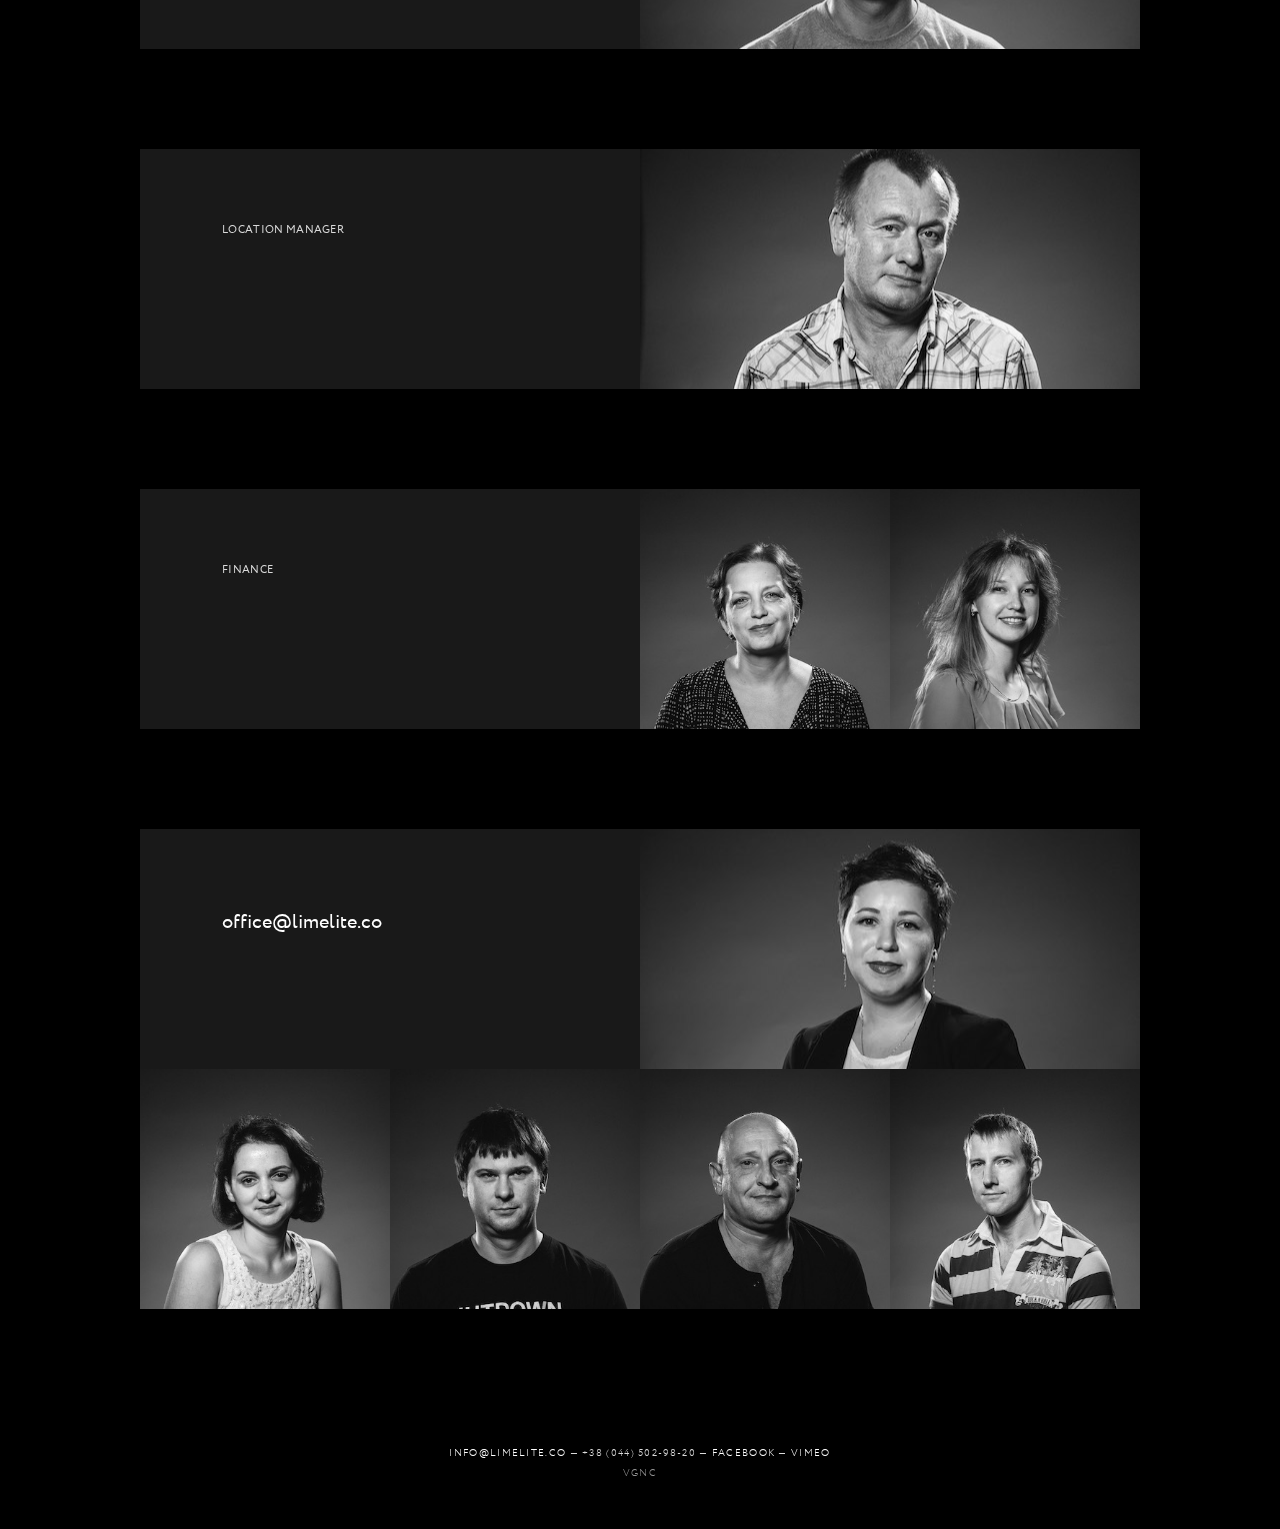
<file: team.html>
<!DOCTYPE html> <html class="no-js htmlteam-body"> <head> <meta charset=utf-8> <title>LIMELITE</title> <meta name=description content=""> <meta name=viewport content="width=device-width,initial-scale=1"> <link rel="shortcut icon" href=/favicon.ico> <link rel=apple-touch-icon href=/apple-touch-icon.png> <link rel=apple-touch-icon-precomposed sizes=57x57 href="/images/favicons/apple-touch-icon-57x57.png"> <link rel=apple-touch-icon-precomposed sizes=114x114 href="/images/favicons/apple-touch-icon-114x114.png"> <link rel=apple-touch-icon-precomposed sizes=72x72 href="/images/favicons/apple-touch-icon-72x72.png"> <link rel=apple-touch-icon-precomposed sizes=144x144 href="/images/favicons/apple-touch-icon-144x144.png"> <link rel=apple-touch-icon-precomposed sizes=60x60 href="/images/favicons/apple-touch-icon-60x60.png"> <link rel=apple-touch-icon-precomposed sizes=120x120 href="/images/favicons/apple-touch-icon-120x120.png"> <link rel=apple-touch-icon-precomposed sizes=76x76 href="/images/favicons/apple-touch-icon-76x76.png"> <link rel=apple-touch-icon-precomposed sizes=152x152 href="/images/favicons/apple-touch-icon-152x152.png"> <link rel=icon type=image/png href=/images/favicons/favicon-196x196.png sizes="196x196"> <link rel=icon type=image/png href=/images/favicons/favicon-96x96.png sizes="96x96"> <link rel=icon type=image/png href=/images/favicons/favicon-32x32.png sizes="32x32"> <link rel=icon type=image/png href=/images/favicons/favicon-16x16.png sizes="16x16"> <link rel=icon type=image/png href=/images/favicons/favicon-128.png sizes="128x128"> <meta name=application-name content="LIMELITE"> <meta name=msapplication-TileColor content="#000000"> <meta name=msapplication-TileImage content="/images/favicons/mstile-144x144.png"> <meta name=msapplication-square70x70logo content="/images/favicons/mstile-70x70.png"> <meta name=msapplication-square150x150logo content="/images/favicons/mstile-150x150.png"> <meta name=msapplication-wide310x150logo content="/images/favicons/mstile-310x150.png"> <meta name=msapplication-square310x310logo content="/images/favicons/mstile-310x310.png"> <link rel=stylesheet href=styles/main.css> <script src=scripts/vendor/modernizr.js></script>  <body class=team-body> <canvas id=dynamic-bg></canvas> <!--[if lt IE 10]>
<p class="browsehappy">You are using an <strong>outdated</strong> browser. Please <a href="http://browsehappy.com/">upgrade your browser</a> to improve your experience.</p>
<![endif]--> <div class=limelite-body> <div class=logo> <a href="/"><img src=images/logo.png alt=""></a> </div> <!--<div class="menu-bg hide"></div>--> <div class=menu> <div class=menu-toggle></div> <ul class="menu-list inflate hide"> <li><a href=work.html>Work</a></li> <li><a href=team.html>Team</a></li> <li><a href=shooting-ua.html>Shooting in Ukraine</a></li> <li><a href=shooting-ge.html>Shooting in Georgia</a></li> <li><a href=shooting-kz.html>Shooting in Kazakhstan</a></li> <li><a href=contact.html>Contact</a></li> </ul> </div> <div class=team> <div class=container> <div class="col-xs-6 team-block-first"> <p class="text-smaller inflate">Owners & managing partners</p> </div> <div class="col-xs-6 team-item-holder" style="background-image: url(images/team/23.jpg)"> <video src=videos/vova.mp4 preload=auto class=team-item-video></video> <div class=team-item> <p>Vladimir Yatsenko</p> <p class=text-medium>General producer/Co-owner</p> <p>+38 (050) 383-75-08</p> <p><a href=mailto:vladimir@limelite.co>vladimir@limelite.co</a></p> </div> </div> <div class=col-xs-6> <div class="col-xs-6 team-item-holder" style="background-image: url(images/team/10.jpg)"> <video src=videos/karina.mp4 preload=auto class=team-item-video></video> <div class=team-item> <p>Karina Kostyna</p> <p class=text-medium>Head of Bidding/Managing Partner</p> <p>+38 098 3017307</p> <p><a href=mailto:karina@limelite.co>karina@limelite.co</a></p> </div> </div> <div class="col-xs-6 team-item-holder" style="background-image: url(images/team/11.jpg)"> <div class=team-item> <p>Nataliya Romanyuk</p> <p class=text-medium>Head of Production/Managing Partner</p> <p>+38 050 3565536</p> <p><a href=mailto:nat@limelite.co>nat@limelite.co</a></p> </div> </div> </div> <div class="col-xs-6 team-item-holder" style="background-image: url(images/team/27.jpg)"> <video src=videos/sunden.mp4 preload=auto class=team-item-video></video> <div class=team-item> <p>Anna Sunden</p> <p class=text-medium>Co-owner</p> <p><a href=mailto:anna@limelite.co>anna@limelite.co</a></p> </div> </div> <div class=col-xs-6> <div class="col-xs-6 team-item-holder" style="background-image: url(images/team/07.jpg)"> <div class=team-item> <p>Albert Zurashvili</p> <p class=text-medium>Executive Producer/Managing Partner</p> <p>+38 067 5061487</p> <p><a href=mailto:albert@limelite.co>albert@limelite.co</a></p> </div> </div> <div class="col-xs-6 team-item-holder" style="background-image: url(images/team/25.jpg)"> <div class=team-item> <p>Irina Kuznetsova</p> <p class=text-medium>Head of Finance/Managing Partner</p> <p>+38 044 5029820</p> <p><a href=mailto:ira@limelite.co>ira@limelite.co</a></p> </div> </div> </div> </div> <div class=container> <div class="col-xs-6 team-block-first"> <p class="text-smaller inflate">Producers</p> <a class=text-big href=mailto:producers@limelite.co>producers@limelite.co</a> </div> <div class="col-xs-6 team-item-holder" style="background-image: url(images/team/20.jpg)"> <div class=team-item> <p>Dasha Andrushchenko</p> <p class=text-medium>Executive Producer</p> <p>+38 067 7532115</p> <p><a href=mailto:and@limelite.co>and@limelite.co</a></p> </div> </div> <div class=col-xs-6> <div class="col-xs-6 team-item-holder" style="background-image: url(images/team/22.jpg)"> <video src=videos/foster.mp4 preload=auto class=team-item-video></video> <div class=team-item> <p>Yuliya Foster</p> <p class=text-medium>Producer</p> <p>+38 067 1599590</p> <p><a href=mailto:foster@limelite.co>foster@limelite.co</a></p> </div> </div> <div class="col-xs-6 team-item-holder" style="background-image: url(images/team/17.jpg)"> <div class=team-item> <p>Nastya Ivashchuk</p> <p class=text-medium>Producer</p> <p>+38 097 6017213</p> <p><a href=mailto:nastya@limelite.co>nastya@limelite.co</a></p> </div> </div> </div> <div class="col-xs-6 team-item-holder" style="background-image: url(images/team/26.jpg)"> <div class=team-item> <p>Vlad Bolyelov</p> <p class=text-medium>Executive Producer</p> <p>+38 067 7175742</p> <p><a href=mailto:vlad@limelite.co>vlad@limelite.co</a></p> </div> </div> <div class=col-xs-6> <div class="col-xs-6 team-item-holder" style="background-image: url(images/team/16.jpg)"> <video src=videos/roma.mp4 preload=auto class=team-item-video></video> <div class=team-item> <p>Roman Kravets</p> <p class=text-medium>Producer</p> <p>+38 067 5065109</p> <p><a href=mailto:roman@limelite.co>roman@limelite.co</a></p> </div> </div> <div class="col-xs-6 team-item-holder" style="background-image: url(images/team/12.jpg)"> <div class=team-item> <p>Alex Shyvkin</p> <p class=text-medium>Assistant Producer</p> <p>+38 068 9438707</p> <p><a href=mailto:sahsa@limelite.co>sasha@limelite.co</a></p> </div> </div> </div> </div> <div class=container> <div class="col-xs-6 team-block-first"> <p class="text-smaller inflate">Bidding</p> <a class=text-big href=mailto:bid@limelite.co>bid@limelite.co</a> </div> <div class="col-xs-6 team-item-holder" style="background-image: url(images/team/13.jpg)"> <div class=team-item> <p>Vladimir Protsenko</p> <p class=text-medium>Directors Scout</p> <p>+38 063 6849987</p> <p><a href=mailto:vova@limelite.co>vova@limelite.co</a></p> </div> </div> <div class=col-xs-6> <div class="col-xs-6 team-item-holder" style="background-image: url(images/team/09.jpg)"> <div class=team-item> <p>Alexandr Kryshtal</p> <p class=text-medium>Directors Scout</p> <p>+38 050 4983738</p> <p><a href=mailto:alex@limelite.co>alex@limelite.co</a></p> </div> </div> <div class=col-xs-6 style="background-image: url(images/team/08.jpg)"> <div class=team-item> <p>Daria Krikunova</p> <p class=text-medium>Bidding Producer</p> <p>+38 098 8780808</p> <p><a href=mailto:daria@limelite.co>daria@limelite.co</a></p> </div> </div> </div> <div class="col-xs-6 team-item-holder" style="background-image: url(images/team/14.jpg)"> <div class=team-item> <p>Ruslana Artemenko</p> <p class=text-medium>Bidding Producer</p> <p>+38 093 2137846</p> <p><a href=mailto:ruslana@limelite.co>ruslana@limelite.co</a></p> </div> </div> </div> <div class=container> <div class="col-xs-6 team-block-first"> <p class="text-smaller inflate">Casting</p> <a class=text-big href=mailto:casting@limelite.co>casting@limelite.co</a> </div> <div class="col-xs-6 team-item-holder" style="background-image: url(images/team/03.jpg)"> <div class=team-item> <p>Pavel Makarchenko</p> <p class=text-medium>Casting Director</p> <p>+38 067 2384996</p> <p><a href=mailto:pavel@limelite.co>pavel@limelite.co</a></p> </div> </div> <div class="col-xs-6 team-item-holder" style="background-image: url(images/team/02.jpg)"> <div class=team-item> <p>Yekaterina Mamchur</p> <p class=text-medium>Casting Manager</p> <p>+38 067 5473676</p> <p><a href=mailto:katya@limelite.co>katya@limelite.co</a></p> </div> </div> <div class=col-xs-6> <div class="col-xs-6 team-item-holder" style="background-image: url(images/team/01.jpg)"> <div class=team-item> <p>Roman Zavertaniy</p> <p class=text-medium>Casting Manager</p> <p>+38 066 1104921</p> <p><a href=mailto:roma@limelite.co>roma@limelite.co</a></p> </div> </div> <div class="col-xs-6 team-item-holder" style="background-image: url(images/team/15.jpg)"> <div class=team-item> <p>Misha Voropai</p> <p class=text-medium>Casting Director</p> <p>+38 093 8477765</p> <p><a href=mailto:misha@limelite.co>misha@limelite.co</a></p> </div> </div> </div> </div> <div class=container> <div class="col-xs-6 team-block-first"> <p class="text-smaller inflate">Production Manager</p> </div> <div class="col-xs-6 team-item-holder" style="background-image: url(images/team/24.jpg)"> <div class=team-item> <p>Max Matveev</p> <p class=text-medium>Production Manager</p> <p>+38 067 5037000</p> <p><a href=mailto:max@limelite.co>max@limelite.co</a></p> </div> </div> </div> <div class=container> <div class="col-xs-6 team-block-first"> <p class="text-smaller inflate">Location Manager</p> </div> <div class="col-xs-6 team-item-holder" style="background-image: url(images/team/18.jpg)"> <div class=team-item> <p>Valeriy Gumenchuk</p> <p class=text-medium>Location Manager</p> <p>+38 067 2344351</p> <p><a href=mailto:valeriy@limelite.co>valeriy@limelite.co</a></p> </div> </div> </div> <div class=container> <div class="col-xs-6 team-block-first"> <p class="text-smaller inflate">Finance</p> </div> <div class=col-xs-6> <div class="col-xs-6 team-item-holder" style="background-image: url(images/team/19.jpg)"> <div class=team-item> <p>Viktoriya Olesich</p> <p class=text-medium>Chief of Accountant</p> <p>+38 044 5029820 </p> <p><a href=mailto:viktoriya@limelite.co>viktoriya@limelite.co</a></p> </div> </div> <div class="col-xs-6 team-item-holder" style="background-image: url(images/team/05.jpg)"> <div class=team-item> <p>Svetlana Korol</p> <p class=text-medium>Accountant</p> <p>+38 044 5029820</p> <p><a href=mailto:svetlana@limelite.co>svetlana@limelite.co</a></p> </div> </div> </div> </div> <div class=container> <div class="col-xs-6 team-block-first"> <p class="text-smaller inflate"></p> <a class=text-big href=mailto:office@limelite.co>office@limelite.co</a> </div> <div class=col-xs-6 style="background-image: url(images/team/04.jpg)"> <div class=team-item> <p>Olga Kirilets</p> <p class=text-medium>Lawyer</p> <p>+38 044 5029820</p> <p><a href=mailto:lawyer@limelite.co>lawyer@limelite.co</a></p> </div> </div> <div class=col-xs-6> <div class=col-xs-6 style="background-image: url(images/team/29.jpg)"> <div class=team-item> <p>Anastacia Martynyuk</p> <p class=text-medium>Office Manager</p> <p>+38 044 5029820</p> <p><a href=mailto:anastasia@limelite.co>anastasia@limelite.co</a></p> </div> </div> <div class=col-xs-6 style="background-image: url(images/team/21.jpg)"> <div class=team-item> <p>Sergiy Filin</p> <p class=text-medium>Cost Contador/Props Men</p> <p>+38 044 5029820</p> <p><a href=mailto:filin@limelite.co>filin@limelite.co</a></p> </div> </div> </div> <div class=col-xs-6> <div class=col-xs-6 style="background-image: url(images/team/30.jpg)"> <div class=team-item> <p>Aleksandr Pustovoy</p> <p class=text-medium>Driver/Personal Assistant</p> <p>+38 044 5029820</p> </div> </div> <div class=col-xs-6 style="background-image: url(images/team/28.jpg)"> <div class=team-item> <p>Vadim Sotnyk</p> <p class=text-medium>Courier</p> <p>+38 044 5029820</p> </div> </div> </div> </div> </div> <footer class="bs-docs-footer light text-center" role=contentinfo> <div class=container-fluid> <div class=row> <p> <a href=mailto:info@limelite.co>info@limelite.co</a> — +38 (044) 502-98-20 — <a href=https://www.facebook.com/pages/Lime-Lite-Studio/165168040422 target=_blank>facebook</a> — <a href=https://vimeo.com/limelitestudio target=_blank>vimeo</a> </p> <a href=http://vgnc.co class=vgnc target=_blank>VGNC</a> </div> </div> </footer> </div> <script src=scripts/vendor.js></script> <script src=scripts/plugins.js></script> <script src=scripts/main.js></script> <!-- Google Analytics: change UA-XXXXX-X to be your site's ID. --> <script>(function(b,o,i,l,e,r){b.GoogleAnalyticsObject=l;b[l]||(b[l]=
            function(){(b[l].q=b[l].q||[]).push(arguments)});b[l].l=+new Date;
        e=o.createElement(i);r=o.getElementsByTagName(i)[0];
        e.src='https://www.google-analytics.com/analytics.js';
        r.parentNode.insertBefore(e,r)}(window,document,'script','ga'));
    ga('create','UA-XXXXX-X');ga('send','pageview');</script>
</file>
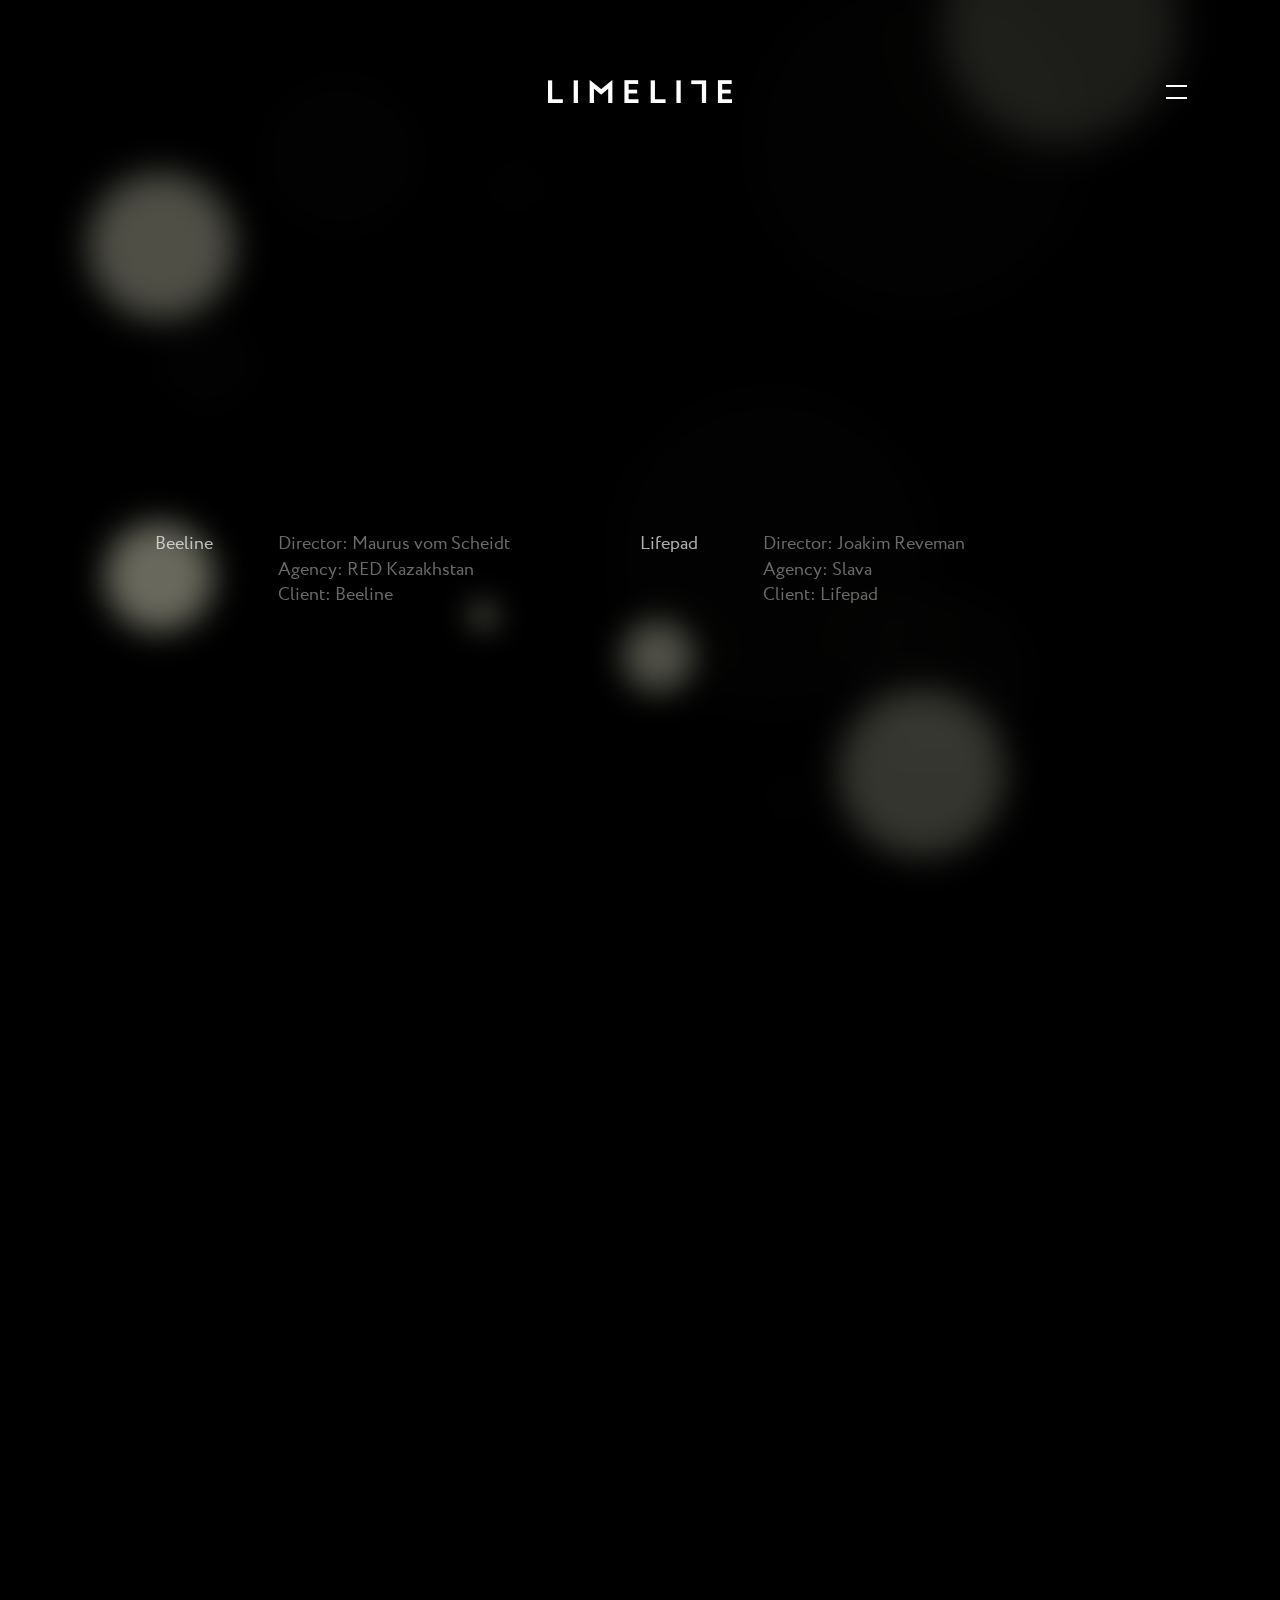
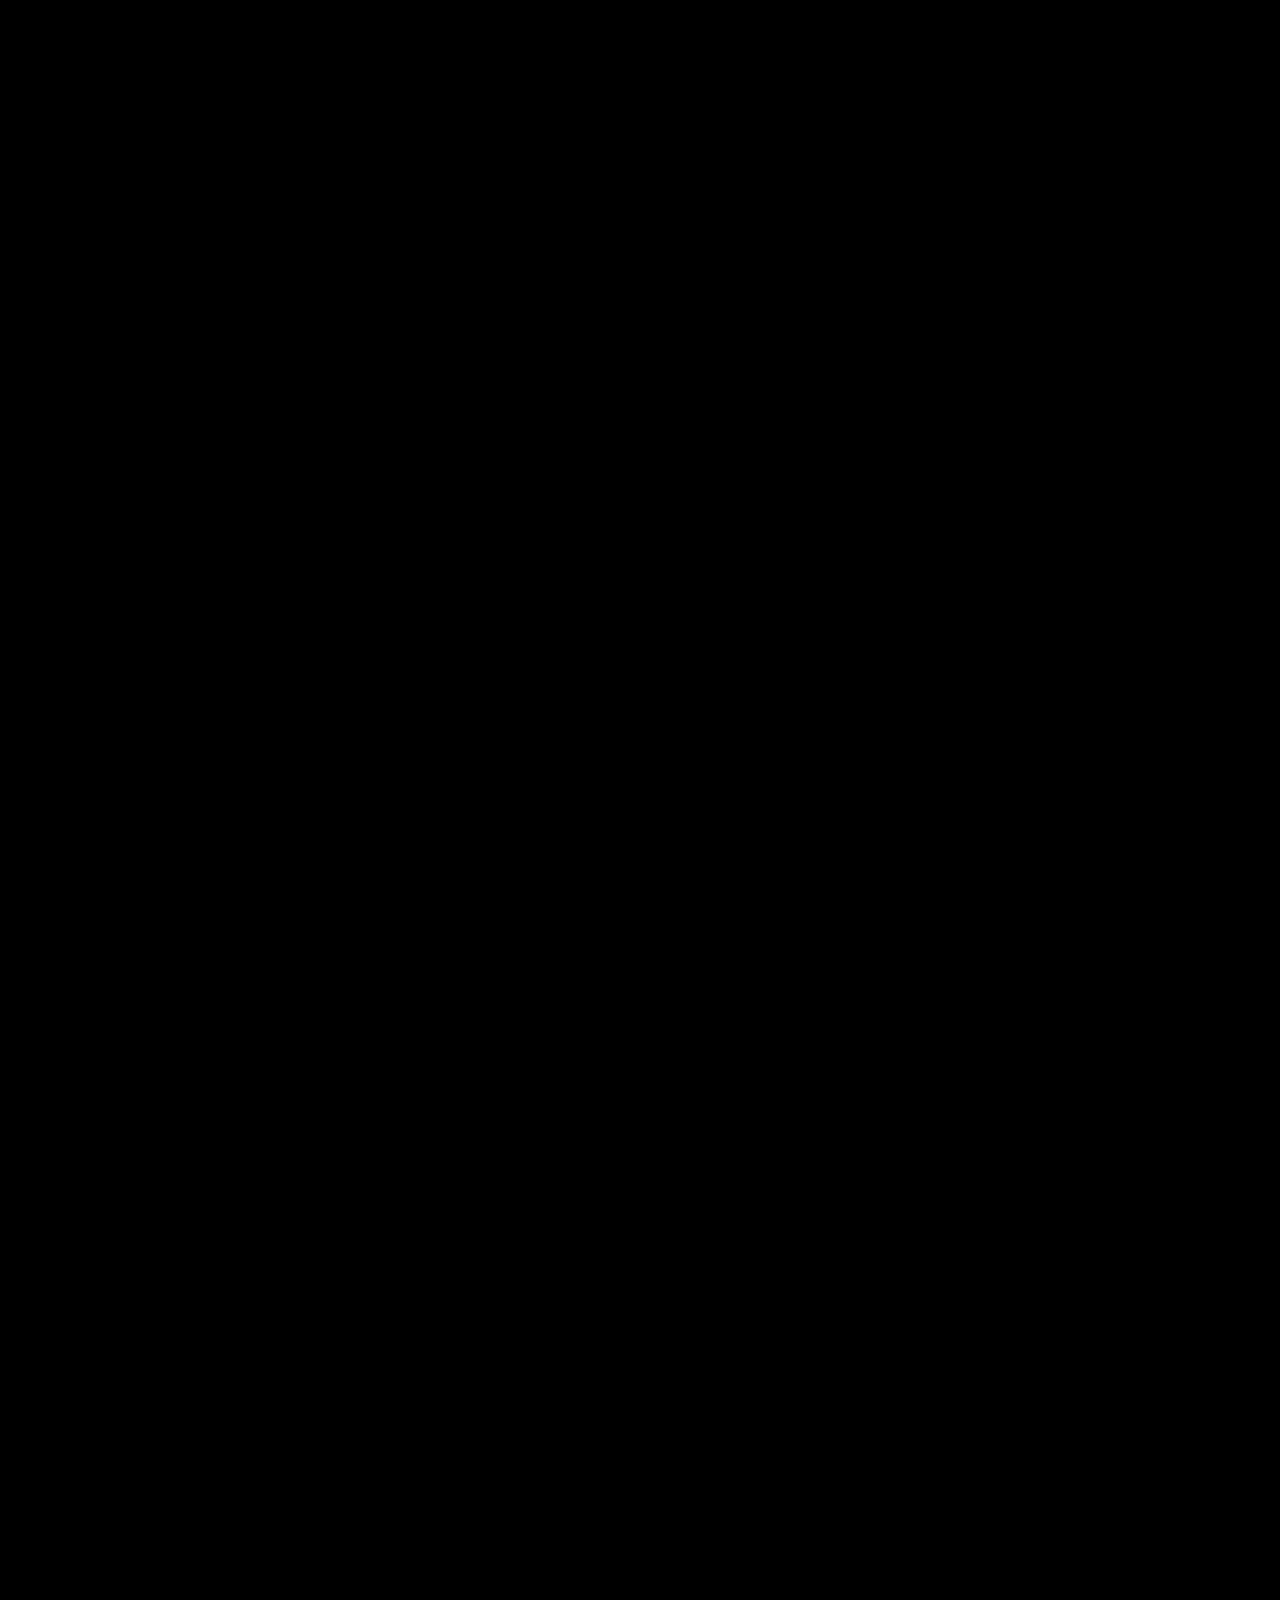
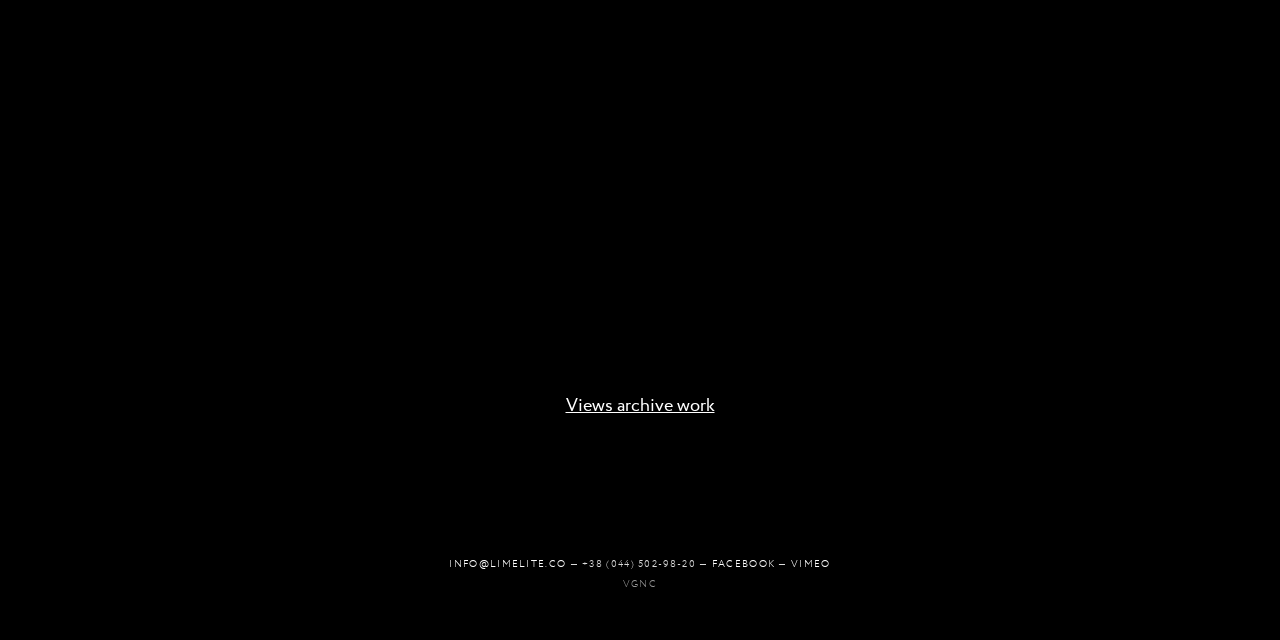
<file: work.html>
<!DOCTYPE html>

<html class="no-js htmlwork-body">
<head>
    <meta charset="utf-8">

    <title>LIMELITE</title>
    <meta content="" name="description">
    <meta content="width=device-width,initial-scale=1" name="viewport">
    <link href="/favicon.ico" rel="shortcut icon">
    <link href="/apple-touch-icon.png" rel="apple-touch-icon">
    <link href="/images/favicons/apple-touch-icon-57x57.png" rel=
    "apple-touch-icon-precomposed" sizes="57x57">
    <link href="/images/favicons/apple-touch-icon-114x114.png" rel=
    "apple-touch-icon-precomposed" sizes="114x114">
    <link href="/images/favicons/apple-touch-icon-72x72.png" rel=
    "apple-touch-icon-precomposed" sizes="72x72">
    <link href="/images/favicons/apple-touch-icon-144x144.png" rel=
    "apple-touch-icon-precomposed" sizes="144x144">
    <link href="/images/favicons/apple-touch-icon-60x60.png" rel=
    "apple-touch-icon-precomposed" sizes="60x60">
    <link href="/images/favicons/apple-touch-icon-120x120.png" rel=
    "apple-touch-icon-precomposed" sizes="120x120">
    <link href="/images/favicons/apple-touch-icon-76x76.png" rel=
    "apple-touch-icon-precomposed" sizes="76x76">
    <link href="/images/favicons/apple-touch-icon-152x152.png" rel=
    "apple-touch-icon-precomposed" sizes="152x152">
    <link href="/images/favicons/favicon-196x196.png" rel="icon" sizes=
    "196x196" type="image/png">
    <link href="/images/favicons/favicon-96x96.png" rel="icon" sizes="96x96"
    type="image/png">
    <link href="/images/favicons/favicon-32x32.png" rel="icon" sizes="32x32"
    type="image/png">
    <link href="/images/favicons/favicon-16x16.png" rel="icon" sizes="16x16"
    type="image/png">
    <link href="/images/favicons/favicon-128.png" rel="icon" sizes="128x128"
    type="image/png">
    <meta content="LIMELITE" name="application-name">
    <meta content="#000000" name="msapplication-TileColor">
    <meta content="/images/favicons/mstile-144x144.png" name=
    "msapplication-TileImage">
    <meta content="/images/favicons/mstile-70x70.png" name=
    "msapplication-square70x70logo">
    <meta content="/images/favicons/mstile-150x150.png" name=
    "msapplication-square150x150logo">
    <meta content="/images/favicons/mstile-310x150.png" name=
    "msapplication-wide310x150logo">
    <meta content="/images/favicons/mstile-310x310.png" name=
    "msapplication-square310x310logo">
    <link href="styles/main.css" rel="stylesheet">
    <script src="scripts/vendor/modernizr.js"></script>
</head>

<body class="work-body">
    <canvas id="dynamic-bg"></canvas> <!--[if lt IE 10]>
<p class="browsehappy">You are using an <strong>outdated</strong> browser. Please <a href="http://browsehappy.com/">upgrade your browser</a> to improve your experience.</p>
<![endif]-->

    <div class="limelite-body">
        <div class="logo">
            <a href="/"><img alt="" src="images/logo.png"></a>
        </div><!--<div class="menu-bg hide"></div>-->

        <div class="menu">
            <div class="menu-toggle"></div>

            <ul class="menu-list inflate hide">
                <li>
                    <a href="work.html">Work</a>
                </li>

                <li>
                    <a href="team.html">Team</a>
                </li>

                <li>
                    <a href="shooting-ua.html">Shooting in Ukraine</a>
                </li>

                <li>
                    <a href="shooting-ge.html">Shooting in Georgia</a>
                </li>

                <li>
                    <a href="shooting-kz.html">Shooting in Kazakhstan</a>
                </li>

                <li>
                    <a href="contact.html">Contact</a>
                </li>
            </ul>
        </div>

        <div class="work">
            <div class="work-item">
                <div class="container">
                    <div class="col-sm-6">
                        <div class="embed-container">
                            <iframe frameborder="0" src=
                            "https://player.vimeo.com/video/109912776"></iframe>
                        </div>

                        <div class=
                        "clearfix text-large featured-work-description">
                            <div class="pull-left featured-work-name">
                                Beeline
                            </div>

                            <div class="pull-left featured-work-details">
                                Director: Maurus vom Scheidt<br>
                                Agency: RED Kazakhstan<br>
                                Client: Beeline
                            </div>
                        </div>
                    </div>

                    <div class="col-sm-6">
                        <div class="embed-container">
                            <iframe frameborder="0" src=
                            "https://player.vimeo.com/video/99257517"></iframe>
                        </div>

                        <div class=
                        "clearfix text-large featured-work-description">
                            <div class="pull-left featured-work-name">
                                Lifepad
                            </div>

                            <div class="pull-left featured-work-details">
                                Director: Joakim Reveman<br>
                                Agency: Slava<br>
                                Сlient: Lifepad
                            </div>
                        </div>
                    </div>
                </div>
            </div>

            <div class="work-item">
                <div class="container">
                    <div class="col-sm-6">
                        <div class="embed-container">
                            <iframe frameborder="0" src=
                            "https://player.vimeo.com/video/138743507"></iframe>
                        </div>

                        <div class=
                        "clearfix text-large featured-work-description">
                            <div class="pull-left featured-work-name">
                                MTS 3G
                            </div>

                            <div class="pull-left featured-work-details">
                                Director: Eli Sverdlov<br>
                                Agency: Tabasko<br>
                                Client: MTS Ukraine
                            </div>
                        </div>
                    </div>

                    <div class="col-sm-6">
                        <div class="embed-container">
                            <iframe frameborder="0" src=
                            "https://player.vimeo.com/video/138742741"></iframe>
                        </div>

                        <div class=
                        "clearfix text-large featured-work-description">
                            <div class="pull-left featured-work-name">
                                Edelveis
                            </div>

                            <div class="pull-left featured-work-details">
                                Director: Jason Harrington<br>
                                Agency: LOWE<br>
                                Client: KYIVSTAR
                            </div>
                        </div>
                    </div>
                </div>
            </div>

            <div class="work-item">
                <div class="container">
                    <div class="col-sm-6">
                        <div class="embed-container">
                            <iframe frameborder="0" src=
                            "https://player.vimeo.com/video/73926254"></iframe>
                        </div>

                        <div class=
                        "clearfix text-large featured-work-description">
                            <div class="pull-left featured-work-name">
                                Premiale
                            </div>

                            <div class="pull-left featured-work-details">
                                Director: Ronald Koetzier<br>
                                Agency: LOWE<br>
                                Client: Terra Food
                            </div>
                        </div>
                    </div>

                    <div class="col-sm-6">
                        <div class="embed-container">
                            <iframe frameborder="0" src=
                            "https://player.vimeo.com/video/73626861"></iframe>
                        </div>

                        <div class=
                        "clearfix text-large featured-work-description">
                            <div class="pull-left featured-work-name">
                                Linex
                            </div>

                            <div class="pull-left featured-work-details">
                                Director: Michael Baumbruck<br>
                                Agency: Contrapunto (Russia)<br>
                                Сlient: Sandoz
                            </div>
                        </div>
                    </div>
                </div>
            </div>

            <div class="work-item">
                <div class="container">
                    <div class="col-sm-6">
                        <div class="embed-container">
                            <iframe frameborder="0" src=
                            "https://player.vimeo.com/video/138743362"></iframe>
                        </div>

                        <div class=
                        "clearfix text-large featured-work-description">
                            <div class="pull-left featured-work-name">
                                A101
                            </div>

                            <div class="pull-left featured-work-details">
                                Director: Hellen Takkin<br>
                                Agency: Slava<br>
                                Client: A101 School
                            </div>
                        </div>
                    </div>

                    <div class="col-sm-6">
                        <div class="embed-container">
                            <iframe frameborder="0" src=
                            "https://player.vimeo.com/video/138743238"></iframe>
                        </div>

                        <div class=
                        "clearfix text-large featured-work-description">
                            <div class="pull-left featured-work-name">
                                New branding
                            </div>

                            <div class="pull-left featured-work-details">
                                Director: Manes Durr<br>
                                Agency: LOWE<br>
                                Client: KYIVSTAR
                            </div>
                        </div>
                    </div>
                </div>
            </div>

            <div class="work-item">
                <div class="container">
                    <div class="col-sm-6">
                        <div class="embed-container">
                            <iframe frameborder="0" src=
                            "https://player.vimeo.com/video/73627061"></iframe>
                        </div>

                        <div class=
                        "clearfix text-large featured-work-description">
                            <div class="pull-left featured-work-name">
                                MTS hands
                            </div>

                            <div class="pull-left featured-work-details">
                                Director: Simon Laderfoged<br>
                                Agency: BBDO (Russia)<br>
                                Client: MTS
                            </div>
                        </div>
                    </div>

                    <div class="col-sm-6">
                        <div class="embed-container">
                            <iframe frameborder="0" src=
                            "https://player.vimeo.com/video/73627062"></iframe>
                        </div>

                        <div class=
                        "clearfix text-large featured-work-description">
                            <div class="pull-left featured-work-name">
                                MTS nokia
                            </div>

                            <div class="pull-left featured-work-details">
                                Director: Laurentius Emmelman<br>
                                Agency: BBDO (Russia)<br>
                                Client: MTS
                            </div>
                        </div>
                    </div>
                </div>
            </div>

            <div class="work-item">
                <div class="container">
                    <div class="col-sm-6">
                        <div class="embed-container">
                            <iframe frameborder="0" src=
                            "https://player.vimeo.com/video/73767598"></iframe>
                        </div>

                        <div class=
                        "clearfix text-large featured-work-description">
                            <div class="pull-left featured-work-name">
                                Palmolive
                            </div>

                            <div class="pull-left featured-work-details">
                                Director: Joseph Baar & Francois Rolland<br>
                                Production: Barnstomer (USA)<br>
                                Agency: Red Fuse (France)<br>
                                Client: Colgate-Palmolive
                            </div>
                        </div>
                    </div>

                    <div class="col-sm-6">
                        <div class="embed-container">
                            <iframe frameborder="0" src=
                            "https://player.vimeo.com/video/73626853"></iframe>
                        </div>

                        <div class=
                        "clearfix text-large featured-work-description">
                            <div class="pull-left featured-work-name">
                                Gods of Love
                            </div>

                            <div class="pull-left featured-work-details">
                                Director: Dario Piano<br>
                                Agency: Euro RSCG Kiev<br>
                                Client: KONTI
                            </div>
                        </div>
                    </div>
                </div>
            </div>

            <div class="work-item">
                <div class="container">
                    <div class="col-sm-6">
                        <div class="embed-container">
                            <iframe frameborder="0" src=
                            "https://player.vimeo.com/video/73767602"></iframe>
                        </div>

                        <div class=
                        "clearfix text-large featured-work-description">
                            <div class="pull-left featured-work-name">
                                SVITOCH postman
                            </div>

                            <div class="pull-left featured-work-details">
                                Director: Peter Maquire<br>
                                Agency: LOWE<br>
                                Client: Nestle
                            </div>
                        </div>
                    </div>
                </div>
            </div>
            <div class="work-archive">
            	<a href="#somelink">Views archive work</a>
            </div>
        </div>

        <footer class="bs-docs-footer light text-center">
            <div class="container-fluid">
                <div class="row">
                    <p><a href="mailto:info@limelite.co">info@limelite.co</a> —
                    +38 (044) 502-98-20 — <a href=
                    "https://www.facebook.com/pages/Lime-Lite-Studio/165168040422"
                    target="_blank">facebook</a> — <a href=
                    "https://vimeo.com/limelitestudio" target=
                    "_blank">vimeo</a></p><a class="vgnc" href="http://vgnc.co"
                    target="_blank">VGNC</a>
                </div>
            </div>
        </footer>
    </div><script src="scripts/vendor.js"></script> <script src="scripts/plugins.js"></script> <script src="scripts/main.js"></script> <!-- Google Analytics: change UA-XXXXX-X to be your site's ID. -->
<script>
(function(b,o,i,l,e,r){b.GoogleAnalyticsObject=l;b[l]||(b[l]=
            function(){(b[l].q=b[l].q||[]).push(arguments)});b[l].l=+new Date;
        e=o.createElement(i);r=o.getElementsByTagName(i)[0];
        e.src='https://www.google-analytics.com/analytics.js';
        r.parentNode.insertBefore(e,r)}(window,document,'script','ga'));
    ga('create','UA-XXXXX-X');ga('send','pageview');
    </script>
</body>
</html>
</file>
<file: styles/main.css>
@import url(//hello.myfonts.net/count/2f1f46);.label,sub,sup{vertical-align:baseline}.btn,.btn-group,.btn-group-vertical,.caret,.checkbox-inline,.radio-inline,img{vertical-align:middle}hr,img{border:0}body,figure{margin:0}.btn-group>.btn-group,.btn-toolbar .btn,.btn-toolbar .btn-group,.btn-toolbar .input-group,.col-xs-1,.col-xs-10,.col-xs-11,.col-xs-12,.col-xs-2,.col-xs-3,.col-xs-4,.col-xs-5,.col-xs-6,.col-xs-7,.col-xs-8,.col-xs-9,.dropdown-menu{float:left}.img-responsive,.img-thumbnail,.table,label{max-width:100%}.navbar-fixed-bottom .navbar-collapse,.navbar-fixed-top .navbar-collapse,.pre-scrollable{max-height:340px}@font-face{font-family:Circe-Light;src:url(fonts/2F1F46_0_0.eot);src:url(../fonts/2F1F46_0_0.eot?#iefix) format("embedded-opentype"),url(../fonts/2F1F46_0_0.woff2) format("woff2"),url(../fonts/2F1F46_0_0.woff) format("woff"),url(../fonts/2F1F46_0_0.ttf) format("truetype"),url(../fonts/2F1F46_0_0.svg#wf) format("svg")}@font-face{font-family:Circe-Regular;src:url(../fonts/2F1F46_1_0.eot);src:url(../fonts/2F1F46_1_0.eot?#iefix) format("embedded-opentype"),url(../fonts/2F1F46_1_0.woff2) format("woff2"),url(../fonts/2F1F46_1_0.woff) format("woff"),url(../fonts/2F1F46_1_0.ttf) format("truetype"),url(../fonts/2F1F46_1_0.svg#wf) format("svg")}
html{font-family:sans-serif;-ms-text-size-adjust:100%;-webkit-text-size-adjust:100%;font-size:10px;-webkit-tap-highlight-color:transparent}article,aside,details,figcaption,figure,footer,header,hgroup,main,menu,nav,section,summary{display:block}audio,canvas,progress,video{display:inline-block;vertical-align:baseline}audio:not([controls]){display:none;height:0}[hidden],template{display:none}a{background-color:transparent}a:active,a:hover{outline:0}b,optgroup,strong{font-weight:700}dfn{font-style:italic}h1{margin:.67em 0}mark{background:#ff0;color:#000}sub,sup{font-size:75%;line-height:0;position:relative}sup{top:-.5em}sub{bottom:-.25em}svg:not(:root){overflow:hidden}hr{box-sizing:content-box;height:0}pre,textarea{overflow:auto}code,kbd,pre,samp{font-size:1em}button,input,optgroup,select,textarea{color:inherit;font:inherit;margin:0}.glyphicon,address{font-style:normal}button{overflow:visible}button,select{text-transform:none}button,html input[type=button],input[type=reset],input[type=submit]{-webkit-appearance:button;cursor:pointer}button[disabled],html input[disabled]{cursor:default}button::-moz-focus-inner,input::-moz-focus-inner{border:0;padding:0}input[type=checkbox],input[type=radio]{box-sizing:border-box;padding:0}input[type=number]::-webkit-inner-spin-button,input[type=number]::-webkit-outer-spin-button{height:auto}input[type=search]::-webkit-search-cancel-button,input[type=search]::-webkit-search-decoration{-webkit-appearance:none}table{border-collapse:collapse;border-spacing:0}td,th{padding:0}/*! Source: https://github.com/h5bp/html5-boilerplate/blob/master/src/css/main.css */@media print{blockquote,img,pre,tr{page-break-inside:avoid}*,:after,:before{background:0 0!important;color:#000!important;box-shadow:none!important;text-shadow:none!important}a,a:visited{text-decoration:underline}a[href]:after{content:" (" attr(href) ")"}abbr[title]:after{content:" (" attr(title) ")"}a[href^="#"]:after,a[href^="javascript:"]:after{content:""}blockquote,pre{border:1px solid #999}thead{display:table-header-group}img{max-width:100%!important}h2,h3,p{orphans:3;widows:3}h2,h3{page-break-after:avoid}.navbar{display:none}.btn>.caret,.dropup>.btn>.caret{border-top-color:#000!important}.label{border:1px solid #000}.table{border-collapse:collapse!important}.table td,.table th{background-color:#fff!important}.table-bordered td,.table-bordered th{border:1px solid #ddd!important}}.btn,.btn-danger.active,.btn-danger:active,.btn-default.active,.btn-default:active,.btn-info.active,.btn-info:active,.btn-primary.active,.btn-primary:active,.btn-warning.active,.btn-warning:active,.btn.active,.btn:active,.dropdown-menu>.disabled>a:focus,.dropdown-menu>.disabled>a:hover,.form-control,.navbar-toggle,.open>.btn-danger.dropdown-toggle,.open>.btn-default.dropdown-toggle,.open>.btn-info.dropdown-toggle,.open>.btn-primary.dropdown-toggle,.open>.btn-warning.dropdown-toggle{background-image:none}.img-thumbnail,body{background-color:#000}@font-face{font-family:'Glyphicons Halflings';src:url(../bower_components/bootstrap-sass/assets/fonts/bootstrap/glyphicons-halflings-regular.eot);src:url(../bower_components/bootstrap-sass/assets/fonts/bootstrap/glyphicons-halflings-regular.eot?#iefix) format("embedded-opentype"),url(../bower_components/bootstrap-sass/assets/fonts/bootstrap/glyphicons-halflings-regular.woff2) format("woff2"),url(../bower_components/bootstrap-sass/assets/fonts/bootstrap/glyphicons-halflings-regular.woff) format("woff"),url(../bower_components/bootstrap-sass/assets/fonts/bootstrap/glyphicons-halflings-regular.ttf) format("truetype"),url(../bower_components/bootstrap-sass/assets/fonts/bootstrap/glyphicons-halflings-regular.svg#glyphicons_halflingsregular) format("svg")}.glyphicon{position:relative;top:1px;display:inline-block;font-family:'Glyphicons Halflings';font-weight:400;line-height:1;-webkit-font-smoothing:antialiased;-moz-osx-font-smoothing:grayscale}.glyphicon-asterisk:before{content:"\2a"}.glyphicon-plus:before{content:"\2b"}.glyphicon-eur:before,.glyphicon-euro:before{content:"\20ac"}.glyphicon-minus:before{content:"\2212"}.glyphicon-cloud:before{content:"\2601"}.glyphicon-envelope:before{content:"\2709"}.glyphicon-pencil:before{content:"\270f"}.glyphicon-glass:before{content:"\e001"}.glyphicon-music:before{content:"\e002"}.glyphicon-search:before{content:"\e003"}.glyphicon-heart:before{content:"\e005"}.glyphicon-star:before{content:"\e006"}.glyphicon-star-empty:before{content:"\e007"}.glyphicon-user:before{content:"\e008"}.glyphicon-film:before{content:"\e009"}.glyphicon-th-large:before{content:"\e010"}.glyphicon-th:before{content:"\e011"}.glyphicon-th-list:before{content:"\e012"}.glyphicon-ok:before{content:"\e013"}.glyphicon-remove:before{content:"\e014"}.glyphicon-zoom-in:before{content:"\e015"}.glyphicon-zoom-out:before{content:"\e016"}.glyphicon-off:before{content:"\e017"}.glyphicon-signal:before{content:"\e018"}.glyphicon-cog:before{content:"\e019"}.glyphicon-trash:before{content:"\e020"}.glyphicon-home:before{content:"\e021"}.glyphicon-file:before{content:"\e022"}.glyphicon-time:before{content:"\e023"}.glyphicon-road:before{content:"\e024"}.glyphicon-download-alt:before{content:"\e025"}.glyphicon-download:before{content:"\e026"}.glyphicon-upload:before{content:"\e027"}.glyphicon-inbox:before{content:"\e028"}.glyphicon-play-circle:before{content:"\e029"}.glyphicon-repeat:before{content:"\e030"}.glyphicon-refresh:before{content:"\e031"}.glyphicon-list-alt:before{content:"\e032"}.glyphicon-lock:before{content:"\e033"}.glyphicon-flag:before{content:"\e034"}.glyphicon-headphones:before{content:"\e035"}.glyphicon-volume-off:before{content:"\e036"}.glyphicon-volume-down:before{content:"\e037"}.glyphicon-volume-up:before{content:"\e038"}.glyphicon-qrcode:before{content:"\e039"}.glyphicon-barcode:before{content:"\e040"}.glyphicon-tag:before{content:"\e041"}.glyphicon-tags:before{content:"\e042"}.glyphicon-book:before{content:"\e043"}.glyphicon-bookmark:before{content:"\e044"}.glyphicon-print:before{content:"\e045"}.glyphicon-camera:before{content:"\e046"}.glyphicon-font:before{content:"\e047"}.glyphicon-bold:before{content:"\e048"}.glyphicon-italic:before{content:"\e049"}.glyphicon-text-height:before{content:"\e050"}.glyphicon-text-width:before{content:"\e051"}.glyphicon-align-left:before{content:"\e052"}.glyphicon-align-center:before{content:"\e053"}.glyphicon-align-right:before{content:"\e054"}.glyphicon-align-justify:before{content:"\e055"}.glyphicon-list:before{content:"\e056"}.glyphicon-indent-left:before{content:"\e057"}.glyphicon-indent-right:before{content:"\e058"}.glyphicon-facetime-video:before{content:"\e059"}.glyphicon-picture:before{content:"\e060"}.glyphicon-map-marker:before{content:"\e062"}.glyphicon-adjust:before{content:"\e063"}.glyphicon-tint:before{content:"\e064"}.glyphicon-edit:before{content:"\e065"}.glyphicon-share:before{content:"\e066"}.glyphicon-check:before{content:"\e067"}.glyphicon-move:before{content:"\e068"}.glyphicon-step-backward:before{content:"\e069"}.glyphicon-fast-backward:before{content:"\e070"}.glyphicon-backward:before{content:"\e071"}.glyphicon-play:before{content:"\e072"}.glyphicon-pause:before{content:"\e073"}.glyphicon-stop:before{content:"\e074"}.glyphicon-forward:before{content:"\e075"}.glyphicon-fast-forward:before{content:"\e076"}.glyphicon-step-forward:before{content:"\e077"}.glyphicon-eject:before{content:"\e078"}.glyphicon-chevron-left:before{content:"\e079"}.glyphicon-chevron-right:before{content:"\e080"}.glyphicon-plus-sign:before{content:"\e081"}.glyphicon-minus-sign:before{content:"\e082"}.glyphicon-remove-sign:before{content:"\e083"}.glyphicon-ok-sign:before{content:"\e084"}.glyphicon-question-sign:before{content:"\e085"}.glyphicon-info-sign:before{content:"\e086"}.glyphicon-screenshot:before{content:"\e087"}.glyphicon-remove-circle:before{content:"\e088"}.glyphicon-ok-circle:before{content:"\e089"}.glyphicon-ban-circle:before{content:"\e090"}.glyphicon-arrow-left:before{content:"\e091"}.glyphicon-arrow-right:before{content:"\e092"}.glyphicon-arrow-up:before{content:"\e093"}.glyphicon-arrow-down:before{content:"\e094"}.glyphicon-share-alt:before{content:"\e095"}.glyphicon-resize-full:before{content:"\e096"}.glyphicon-resize-small:before{content:"\e097"}.glyphicon-exclamation-sign:before{content:"\e101"}.glyphicon-gift:before{content:"\e102"}.glyphicon-leaf:before{content:"\e103"}.glyphicon-fire:before{content:"\e104"}.glyphicon-eye-open:before{content:"\e105"}.glyphicon-eye-close:before{content:"\e106"}.glyphicon-warning-sign:before{content:"\e107"}.glyphicon-plane:before{content:"\e108"}.glyphicon-calendar:before{content:"\e109"}.glyphicon-random:before{content:"\e110"}.glyphicon-comment:before{content:"\e111"}.glyphicon-magnet:before{content:"\e112"}.glyphicon-chevron-up:before{content:"\e113"}.glyphicon-chevron-down:before{content:"\e114"}.glyphicon-retweet:before{content:"\e115"}.glyphicon-shopping-cart:before{content:"\e116"}.glyphicon-folder-close:before{content:"\e117"}.glyphicon-folder-open:before{content:"\e118"}.glyphicon-resize-vertical:before{content:"\e119"}.glyphicon-resize-horizontal:before{content:"\e120"}.glyphicon-hdd:before{content:"\e121"}.glyphicon-bullhorn:before{content:"\e122"}.glyphicon-bell:before{content:"\e123"}.glyphicon-certificate:before{content:"\e124"}.glyphicon-thumbs-up:before{content:"\e125"}.glyphicon-thumbs-down:before{content:"\e126"}.glyphicon-hand-right:before{content:"\e127"}.glyphicon-hand-left:before{content:"\e128"}.glyphicon-hand-up:before{content:"\e129"}.glyphicon-hand-down:before{content:"\e130"}.glyphicon-circle-arrow-right:before{content:"\e131"}.glyphicon-circle-arrow-left:before{content:"\e132"}.glyphicon-circle-arrow-up:before{content:"\e133"}.glyphicon-circle-arrow-down:before{content:"\e134"}.glyphicon-globe:before{content:"\e135"}.glyphicon-wrench:before{content:"\e136"}.glyphicon-tasks:before{content:"\e137"}.glyphicon-filter:before{content:"\e138"}.glyphicon-briefcase:before{content:"\e139"}.glyphicon-fullscreen:before{content:"\e140"}.glyphicon-dashboard:before{content:"\e141"}.glyphicon-paperclip:before{content:"\e142"}.glyphicon-heart-empty:before{content:"\e143"}.glyphicon-link:before{content:"\e144"}.glyphicon-phone:before{content:"\e145"}.glyphicon-pushpin:before{content:"\e146"}.glyphicon-usd:before{content:"\e148"}.glyphicon-gbp:before{content:"\e149"}.glyphicon-sort:before{content:"\e150"}.glyphicon-sort-by-alphabet:before{content:"\e151"}.glyphicon-sort-by-alphabet-alt:before{content:"\e152"}.glyphicon-sort-by-order:before{content:"\e153"}.glyphicon-sort-by-order-alt:before{content:"\e154"}.glyphicon-sort-by-attributes:before{content:"\e155"}.glyphicon-sort-by-attributes-alt:before{content:"\e156"}.glyphicon-unchecked:before{content:"\e157"}.glyphicon-expand:before{content:"\e158"}.glyphicon-collapse-down:before{content:"\e159"}.glyphicon-collapse-up:before{content:"\e160"}.glyphicon-log-in:before{content:"\e161"}.glyphicon-flash:before{content:"\e162"}.glyphicon-log-out:before{content:"\e163"}.glyphicon-new-window:before{content:"\e164"}.glyphicon-record:before{content:"\e165"}.glyphicon-save:before{content:"\e166"}.glyphicon-open:before{content:"\e167"}.glyphicon-saved:before{content:"\e168"}.glyphicon-import:before{content:"\e169"}.glyphicon-export:before{content:"\e170"}.glyphicon-send:before{content:"\e171"}.glyphicon-floppy-disk:before{content:"\e172"}.glyphicon-floppy-saved:before{content:"\e173"}.glyphicon-floppy-remove:before{content:"\e174"}.glyphicon-floppy-save:before{content:"\e175"}.glyphicon-floppy-open:before{content:"\e176"}.glyphicon-credit-card:before{content:"\e177"}.glyphicon-transfer:before{content:"\e178"}.glyphicon-cutlery:before{content:"\e179"}.glyphicon-header:before{content:"\e180"}.glyphicon-compressed:before{content:"\e181"}.glyphicon-earphone:before{content:"\e182"}.glyphicon-phone-alt:before{content:"\e183"}.glyphicon-tower:before{content:"\e184"}.glyphicon-stats:before{content:"\e185"}.glyphicon-sd-video:before{content:"\e186"}.glyphicon-hd-video:before{content:"\e187"}.glyphicon-subtitles:before{content:"\e188"}.glyphicon-sound-stereo:before{content:"\e189"}.glyphicon-sound-dolby:before{content:"\e190"}.glyphicon-sound-5-1:before{content:"\e191"}.glyphicon-sound-6-1:before{content:"\e192"}.glyphicon-sound-7-1:before{content:"\e193"}.glyphicon-copyright-mark:before{content:"\e194"}.glyphicon-registration-mark:before{content:"\e195"}.glyphicon-cloud-download:before{content:"\e197"}.glyphicon-cloud-upload:before{content:"\e198"}.glyphicon-tree-conifer:before{content:"\e199"}.glyphicon-tree-deciduous:before{content:"\e200"}.glyphicon-cd:before{content:"\e201"}.glyphicon-save-file:before{content:"\e202"}.glyphicon-open-file:before{content:"\e203"}.glyphicon-level-up:before{content:"\e204"}.glyphicon-copy:before{content:"\e205"}.glyphicon-paste:before{content:"\e206"}.glyphicon-alert:before{content:"\e209"}.glyphicon-equalizer:before{content:"\e210"}.glyphicon-king:before{content:"\e211"}.glyphicon-queen:before{content:"\e212"}.glyphicon-pawn:before{content:"\e213"}.glyphicon-bishop:before{content:"\e214"}.glyphicon-knight:before{content:"\e215"}.glyphicon-baby-formula:before{content:"\e216"}.glyphicon-tent:before{content:"\26fa"}.glyphicon-blackboard:before{content:"\e218"}.glyphicon-bed:before{content:"\e219"}.glyphicon-apple:before{content:"\f8ff"}.glyphicon-erase:before{content:"\e221"}.glyphicon-hourglass:before{content:"\231b"}.glyphicon-lamp:before{content:"\e223"}.glyphicon-duplicate:before{content:"\e224"}.glyphicon-piggy-bank:before{content:"\e225"}.glyphicon-scissors:before{content:"\e226"}.glyphicon-bitcoin:before,.glyphicon-btc:before,.glyphicon-xbt:before{content:"\e227"}.glyphicon-jpy:before,.glyphicon-yen:before{content:"\00a5"}.glyphicon-rub:before,.glyphicon-ruble:before{content:"\20bd"}.glyphicon-scale:before{content:"\e230"}.glyphicon-ice-lolly:before{content:"\e231"}.glyphicon-ice-lolly-tasted:before{content:"\e232"}.glyphicon-education:before{content:"\e233"}.glyphicon-option-horizontal:before{content:"\e234"}.glyphicon-option-vertical:before{content:"\e235"}.glyphicon-menu-hamburger:before{content:"\e236"}.glyphicon-modal-window:before{content:"\e237"}.glyphicon-oil:before{content:"\e238"}.glyphicon-grain:before{content:"\e239"}.glyphicon-sunglasses:before{content:"\e240"}.glyphicon-text-size:before{content:"\e241"}.glyphicon-text-color:before{content:"\e242"}.glyphicon-text-background:before{content:"\e243"}.glyphicon-object-align-top:before{content:"\e244"}.glyphicon-object-align-bottom:before{content:"\e245"}.glyphicon-object-align-horizontal:before{content:"\e246"}.glyphicon-object-align-left:before{content:"\e247"}.glyphicon-object-align-vertical:before{content:"\e248"}.glyphicon-object-align-right:before{content:"\e249"}.glyphicon-triangle-right:before{content:"\e250"}.glyphicon-triangle-left:before{content:"\e251"}.glyphicon-triangle-bottom:before{content:"\e252"}.glyphicon-triangle-top:before{content:"\e253"}.glyphicon-console:before{content:"\e254"}.glyphicon-superscript:before{content:"\e255"}.glyphicon-subscript:before{content:"\e256"}.glyphicon-menu-left:before{content:"\e257"}.glyphicon-menu-right:before{content:"\e258"}.glyphicon-menu-down:before{content:"\e259"}.glyphicon-menu-up:before{content:"\e260"}*,:after,:before{box-sizing:border-box}body{font-family:Circe-Regular,"Helvetica Neue",Helvetica,Arial,sans-serif;font-size:14px;line-height:1.428571429;color:#dadada}button,input,select,textarea{font-family:inherit;font-size:inherit;line-height:inherit}a{color:#fff;text-decoration:none}a:focus,a:hover{color:#d9d9d9;text-decoration:underline}a:focus{outline:dotted thin;outline:-webkit-focus-ring-color auto 5px;outline-offset:-2px}.img-responsive{display:block;height:auto}.img-rounded{border-radius:6px}.img-thumbnail{padding:4px;line-height:1.428571429;border:1px solid #ddd;border-radius:4px;-webkit-transition:all .2s ease-in-out;transition:all .2s ease-in-out;display:inline-block;height:auto}.img-circle{border-radius:50%}hr{margin-top:20px;margin-bottom:20px;border-top:1px solid #eee}.sr-only{position:absolute;width:1px;height:1px;margin:-1px;padding:0;overflow:hidden;clip:rect(0,0,0,0);border:0}.sr-only-focusable:active,.sr-only-focusable:focus{position:static;width:auto;height:auto;margin:0;overflow:visible;clip:auto}[role=button]{cursor:pointer}.h1,.h2,.h3,.h4,.h5,.h6,h1,h2,h3,h4,h5,h6{font-family:inherit;font-weight:500;line-height:1.1;color:inherit}.h1 .small,.h1 small,.h2 .small,.h2 small,.h3 .small,.h3 small,.h4 .small,.h4 small,.h5 .small,.h5 small,.h6 .small,.h6 small,h1 .small,h1 small,h2 .small,h2 small,h3 .small,h3 small,h4 .small,h4 small,h5 .small,h5 small,h6 .small,h6 small{font-weight:400;line-height:1;color:#777}.h1,.h2,.h3,h1,h2,h3{margin-top:20px;margin-bottom:10px}.h1 .small,.h1 small,.h2 .small,.h2 small,.h3 .small,.h3 small,h1 .small,h1 small,h2 .small,h2 small,h3 .small,h3 small{font-size:65%}.h4,.h5,.h6,h4,h5,h6{margin-top:10px;margin-bottom:10px}.h4 .small,.h4 small,.h5 .small,.h5 small,.h6 .small,.h6 small,h4 .small,h4 small,h5 .small,h5 small,h6 .small,h6 small{font-size:75%}.h1,h1{font-size:36px}.h2,h2{font-size:30px}.h3,h3{font-size:24px}.h4,h4{font-size:18px}.h5,h5{font-size:14px}.h6,h6{font-size:12px}p{margin:0 0 10px}.lead{margin-bottom:20px;font-size:16px;font-weight:300;line-height:1.4}dt,kbd kbd,label{font-weight:700}address,blockquote .small,blockquote footer,blockquote small,dd,dt,pre{line-height:1.428571429}@media (min-width:768px){.lead{font-size:21px}}.small,small{font-size:85%}.mark,mark{background-color:#fcf8e3;padding:.2em}.list-inline,.list-unstyled{padding-left:0;list-style:none}.text-left{text-align:left}.text-right{text-align:right}.text-center{text-align:center}.text-justify{text-align:justify}.text-nowrap{white-space:nowrap}.text-lowercase{text-transform:lowercase}.initialism,.text-uppercase{text-transform:uppercase}.text-capitalize{text-transform:capitalize}.text-muted{color:#777}.text-primary{color:#fff}a.text-primary:focus,a.text-primary:hover{color:#e6e6e6}.text-success{color:#3c763d}a.text-success:focus,a.text-success:hover{color:#2b542c}.text-info{color:#31708f}a.text-info:focus,a.text-info:hover{color:#245269}.text-warning{color:#8a6d3b}a.text-warning:focus,a.text-warning:hover{color:#66512c}.text-danger{color:#a94442}a.text-danger:focus,a.text-danger:hover{color:#843534}.bg-primary{color:#fff;background-color:#fff}a.bg-primary:focus,a.bg-primary:hover{background-color:#e6e6e6}.bg-success{background-color:#dff0d8}a.bg-success:focus,a.bg-success:hover{background-color:#c1e2b3}.bg-info{background-color:#d9edf7}a.bg-info:focus,a.bg-info:hover{background-color:#afd9ee}.bg-warning{background-color:#fcf8e3}a.bg-warning:focus,a.bg-warning:hover{background-color:#f7ecb5}.bg-danger{background-color:#f2dede}a.bg-danger:focus,a.bg-danger:hover{background-color:#e4b9b9}pre code,table{background-color:transparent}.page-header{padding-bottom:9px;margin:40px 0 20px;border-bottom:1px solid #eee}dl,ol,ul{margin-top:0}blockquote ol:last-child,blockquote p:last-child,blockquote ul:last-child,ol ol,ol ul,ul ol,ul ul{margin-bottom:0}address,dl{margin-bottom:20px}ol,ul{margin-bottom:10px}.list-inline{margin-left:-5px}.list-inline>li{display:inline-block;padding-left:5px;padding-right:5px}dd{margin-left:0}.dl-horizontal dd:after,.dl-horizontal dd:before{content:" ";display:table}.dl-horizontal dd:after{clear:both}@media (min-width:768px){.dl-horizontal dt{float:left;width:160px;clear:left;text-align:right;overflow:hidden;text-overflow:ellipsis;white-space:nowrap}.dl-horizontal dd{margin-left:180px}.container{width:750px}}.btn-group-vertical>.btn-group:after,.btn-toolbar:after,.clearfix:after,.container-fluid:after,.container:after,.dropdown-menu>li>a,.form-horizontal .form-group:after,.modal-footer:after,.navbar-collapse:after,.navbar-header:after,.navbar:after,.pager:after,.panel-body:after,.row:after,.team .container:after{clear:both}abbr[data-original-title],abbr[title]{cursor:help;border-bottom:1px dotted #777}.initialism{font-size:90%}blockquote{padding:10px 20px;margin:0 0 20px;font-size:17.5px;border-left:5px solid #eee}blockquote .small,blockquote footer,blockquote small{display:block;font-size:80%;color:#777}legend,pre{color:#333}blockquote .small:before,blockquote footer:before,blockquote small:before{content:'\2014 \00A0'}.blockquote-reverse,blockquote.pull-right{padding-right:15px;padding-left:0;border-right:5px solid #eee;border-left:0;text-align:right}code,kbd{padding:2px 4px;font-size:90%}caption,th{text-align:left}.blockquote-reverse .small:before,.blockquote-reverse footer:before,.blockquote-reverse small:before,blockquote.pull-right .small:before,blockquote.pull-right footer:before,blockquote.pull-right small:before{content:''}.blockquote-reverse .small:after,.blockquote-reverse footer:after,.blockquote-reverse small:after,blockquote.pull-right .small:after,blockquote.pull-right footer:after,blockquote.pull-right small:after{content:'\00A0 \2014'}code,kbd,pre,samp{font-family:Menlo,Monaco,Consolas,"Courier New",monospace}code{color:#c7254e;background-color:#f9f2f4;border-radius:4px}kbd{color:#fff;background-color:#333;border-radius:3px;box-shadow:inset 0 -1px 0 rgba(0,0,0,.25)}kbd kbd{padding:0;font-size:100%;box-shadow:none}pre{display:block;padding:9.5px;margin:0 0 10px;font-size:13px;word-break:break-all;word-wrap:break-word;background-color:#f5f5f5;border:1px solid #ccc;border-radius:4px}.container-fluid:after,.container-fluid:before,.container:after,.container:before,.row:after,.row:before{display:table;content:" "}.container,.container-fluid{margin-right:auto;margin-left:auto}pre code{padding:0;font-size:inherit;color:inherit;white-space:pre-wrap;border-radius:0}.container,.container-fluid{padding-left:15px;padding-right:15px}.pre-scrollable{overflow-y:scroll}@media (min-width:992px){.container{width:970px}}@media (min-width:1200px){.container{width:1170px}}.row{margin-left:-15px;margin-right:-15px}.col-lg-1,.col-lg-10,.col-lg-11,.col-lg-12,.col-lg-2,.col-lg-3,.col-lg-4,.col-lg-5,.col-lg-6,.col-lg-7,.col-lg-8,.col-lg-9,.col-md-1,.col-md-10,.col-md-11,.col-md-12,.col-md-2,.col-md-3,.col-md-4,.col-md-5,.col-md-6,.col-md-7,.col-md-8,.col-md-9,.col-sm-1,.col-sm-10,.col-sm-11,.col-sm-12,.col-sm-2,.col-sm-3,.col-sm-4,.col-sm-5,.col-sm-6,.col-sm-7,.col-sm-8,.col-sm-9,.col-xs-1,.col-xs-10,.col-xs-11,.col-xs-12,.col-xs-2,.col-xs-3,.col-xs-4,.col-xs-5,.col-xs-6,.col-xs-7,.col-xs-8,.col-xs-9{position:relative;min-height:1px;padding-left:15px;padding-right:15px}.col-xs-1{width:8.3333333333%}.col-xs-2{width:16.6666666667%}.col-xs-3{width:25%}.col-xs-4{width:33.3333333333%}.col-xs-5{width:41.6666666667%}.col-xs-6{width:50%}.col-xs-7{width:58.3333333333%}.col-xs-8{width:66.6666666667%}.col-xs-9{width:75%}.col-xs-10{width:83.3333333333%}.col-xs-11{width:91.6666666667%}.col-xs-12{width:100%}.col-xs-pull-0{right:auto}.col-xs-pull-1{right:8.3333333333%}.col-xs-pull-2{right:16.6666666667%}.col-xs-pull-3{right:25%}.col-xs-pull-4{right:33.3333333333%}.col-xs-pull-5{right:41.6666666667%}.col-xs-pull-6{right:50%}.col-xs-pull-7{right:58.3333333333%}.col-xs-pull-8{right:66.6666666667%}.col-xs-pull-9{right:75%}.col-xs-pull-10{right:83.3333333333%}.col-xs-pull-11{right:91.6666666667%}.col-xs-pull-12{right:100%}.col-xs-push-0{left:auto}.col-xs-push-1{left:8.3333333333%}.col-xs-push-2{left:16.6666666667%}.col-xs-push-3{left:25%}.col-xs-push-4{left:33.3333333333%}.col-xs-push-5{left:41.6666666667%}.col-xs-push-6{left:50%}.col-xs-push-7{left:58.3333333333%}.col-xs-push-8{left:66.6666666667%}.col-xs-push-9{left:75%}.col-xs-push-10{left:83.3333333333%}.col-xs-push-11{left:91.6666666667%}.col-xs-push-12{left:100%}.col-xs-offset-0{margin-left:0}.col-xs-offset-1{margin-left:8.3333333333%}.col-xs-offset-2{margin-left:16.6666666667%}.col-xs-offset-3{margin-left:25%}.col-xs-offset-4{margin-left:33.3333333333%}.col-xs-offset-5{margin-left:41.6666666667%}.col-xs-offset-6{margin-left:50%}.col-xs-offset-7{margin-left:58.3333333333%}.col-xs-offset-8{margin-left:66.6666666667%}.col-xs-offset-9{margin-left:75%}.col-xs-offset-10{margin-left:83.3333333333%}.col-xs-offset-11{margin-left:91.6666666667%}.col-xs-offset-12{margin-left:100%}@media (min-width:768px){.col-sm-1,.col-sm-10,.col-sm-11,.col-sm-12,.col-sm-2,.col-sm-3,.col-sm-4,.col-sm-5,.col-sm-6,.col-sm-7,.col-sm-8,.col-sm-9{float:left}.col-sm-1{width:8.3333333333%}.col-sm-2{width:16.6666666667%}.col-sm-3{width:25%}.col-sm-4{width:33.3333333333%}.col-sm-5{width:41.6666666667%}.col-sm-6{width:50%}.col-sm-7{width:58.3333333333%}.col-sm-8{width:66.6666666667%}.col-sm-9{width:75%}.col-sm-10{width:83.3333333333%}.col-sm-11{width:91.6666666667%}.col-sm-12{width:100%}.col-sm-pull-0{right:auto}.col-sm-pull-1{right:8.3333333333%}.col-sm-pull-2{right:16.6666666667%}.col-sm-pull-3{right:25%}.col-sm-pull-4{right:33.3333333333%}.col-sm-pull-5{right:41.6666666667%}.col-sm-pull-6{right:50%}.col-sm-pull-7{right:58.3333333333%}.col-sm-pull-8{right:66.6666666667%}.col-sm-pull-9{right:75%}.col-sm-pull-10{right:83.3333333333%}.col-sm-pull-11{right:91.6666666667%}.col-sm-pull-12{right:100%}.col-sm-push-0{left:auto}.col-sm-push-1{left:8.3333333333%}.col-sm-push-2{left:16.6666666667%}.col-sm-push-3{left:25%}.col-sm-push-4{left:33.3333333333%}.col-sm-push-5{left:41.6666666667%}.col-sm-push-6{left:50%}.col-sm-push-7{left:58.3333333333%}.col-sm-push-8{left:66.6666666667%}.col-sm-push-9{left:75%}.col-sm-push-10{left:83.3333333333%}.col-sm-push-11{left:91.6666666667%}.col-sm-push-12{left:100%}.col-sm-offset-0{margin-left:0}.col-sm-offset-1{margin-left:8.3333333333%}.col-sm-offset-2{margin-left:16.6666666667%}.col-sm-offset-3{margin-left:25%}.col-sm-offset-4{margin-left:33.3333333333%}.col-sm-offset-5{margin-left:41.6666666667%}.col-sm-offset-6{margin-left:50%}.col-sm-offset-7{margin-left:58.3333333333%}.col-sm-offset-8{margin-left:66.6666666667%}.col-sm-offset-9{margin-left:75%}.col-sm-offset-10{margin-left:83.3333333333%}.col-sm-offset-11{margin-left:91.6666666667%}.col-sm-offset-12{margin-left:100%}}@media (min-width:992px){.col-md-1,.col-md-10,.col-md-11,.col-md-12,.col-md-2,.col-md-3,.col-md-4,.col-md-5,.col-md-6,.col-md-7,.col-md-8,.col-md-9{float:left}.col-md-1{width:8.3333333333%}.col-md-2{width:16.6666666667%}.col-md-3{width:25%}.col-md-4{width:33.3333333333%}.col-md-5{width:41.6666666667%}.col-md-6{width:50%}.col-md-7{width:58.3333333333%}.col-md-8{width:66.6666666667%}.col-md-9{width:75%}.col-md-10{width:83.3333333333%}.col-md-11{width:91.6666666667%}.col-md-12{width:100%}.col-md-pull-0{right:auto}.col-md-pull-1{right:8.3333333333%}.col-md-pull-2{right:16.6666666667%}.col-md-pull-3{right:25%}.col-md-pull-4{right:33.3333333333%}.col-md-pull-5{right:41.6666666667%}.col-md-pull-6{right:50%}.col-md-pull-7{right:58.3333333333%}.col-md-pull-8{right:66.6666666667%}.col-md-pull-9{right:75%}.col-md-pull-10{right:83.3333333333%}.col-md-pull-11{right:91.6666666667%}.col-md-pull-12{right:100%}.col-md-push-0{left:auto}.col-md-push-1{left:8.3333333333%}.col-md-push-2{left:16.6666666667%}.col-md-push-3{left:25%}.col-md-push-4{left:33.3333333333%}.col-md-push-5{left:41.6666666667%}.col-md-push-6{left:50%}.col-md-push-7{left:58.3333333333%}.col-md-push-8{left:66.6666666667%}.col-md-push-9{left:75%}.col-md-push-10{left:83.3333333333%}.col-md-push-11{left:91.6666666667%}.col-md-push-12{left:100%}.col-md-offset-0{margin-left:0}.col-md-offset-1{margin-left:8.3333333333%}.col-md-offset-2{margin-left:16.6666666667%}.col-md-offset-3{margin-left:25%}.col-md-offset-4{margin-left:33.3333333333%}.col-md-offset-5{margin-left:41.6666666667%}.col-md-offset-6{margin-left:50%}.col-md-offset-7{margin-left:58.3333333333%}.col-md-offset-8{margin-left:66.6666666667%}.col-md-offset-9{margin-left:75%}.col-md-offset-10{margin-left:83.3333333333%}.col-md-offset-11{margin-left:91.6666666667%}.col-md-offset-12{margin-left:100%}}@media (min-width:1200px){.col-lg-1,.col-lg-10,.col-lg-11,.col-lg-12,.col-lg-2,.col-lg-3,.col-lg-4,.col-lg-5,.col-lg-6,.col-lg-7,.col-lg-8,.col-lg-9{float:left}.col-lg-1{width:8.3333333333%}.col-lg-2{width:16.6666666667%}.col-lg-3{width:25%}.col-lg-4{width:33.3333333333%}.col-lg-5{width:41.6666666667%}.col-lg-6{width:50%}.col-lg-7{width:58.3333333333%}.col-lg-8{width:66.6666666667%}.col-lg-9{width:75%}.col-lg-10{width:83.3333333333%}.col-lg-11{width:91.6666666667%}.col-lg-12{width:100%}.col-lg-pull-0{right:auto}.col-lg-pull-1{right:8.3333333333%}.col-lg-pull-2{right:16.6666666667%}.col-lg-pull-3{right:25%}.col-lg-pull-4{right:33.3333333333%}.col-lg-pull-5{right:41.6666666667%}.col-lg-pull-6{right:50%}.col-lg-pull-7{right:58.3333333333%}.col-lg-pull-8{right:66.6666666667%}.col-lg-pull-9{right:75%}.col-lg-pull-10{right:83.3333333333%}.col-lg-pull-11{right:91.6666666667%}.col-lg-pull-12{right:100%}.col-lg-push-0{left:auto}.col-lg-push-1{left:8.3333333333%}.col-lg-push-2{left:16.6666666667%}.col-lg-push-3{left:25%}.col-lg-push-4{left:33.3333333333%}.col-lg-push-5{left:41.6666666667%}.col-lg-push-6{left:50%}.col-lg-push-7{left:58.3333333333%}.col-lg-push-8{left:66.6666666667%}.col-lg-push-9{left:75%}.col-lg-push-10{left:83.3333333333%}.col-lg-push-11{left:91.6666666667%}.col-lg-push-12{left:100%}.col-lg-offset-0{margin-left:0}.col-lg-offset-1{margin-left:8.3333333333%}.col-lg-offset-2{margin-left:16.6666666667%}.col-lg-offset-3{margin-left:25%}.col-lg-offset-4{margin-left:33.3333333333%}.col-lg-offset-5{margin-left:41.6666666667%}.col-lg-offset-6{margin-left:50%}.col-lg-offset-7{margin-left:58.3333333333%}.col-lg-offset-8{margin-left:66.6666666667%}.col-lg-offset-9{margin-left:75%}.col-lg-offset-10{margin-left:83.3333333333%}.col-lg-offset-11{margin-left:91.6666666667%}.col-lg-offset-12{margin-left:100%}}caption{padding-top:8px;padding-bottom:8px;color:#777}.table{width:100%;margin-bottom:20px}.table>tbody>tr>td,.table>tbody>tr>th,.table>tfoot>tr>td,.table>tfoot>tr>th,.table>thead>tr>td,.table>thead>tr>th{padding:8px;line-height:1.428571429;vertical-align:top;border-top:1px solid #ddd}.table>thead>tr>th{vertical-align:bottom;border-bottom:2px solid #ddd}.table>caption+thead>tr:first-child>td,.table>caption+thead>tr:first-child>th,.table>colgroup+thead>tr:first-child>td,.table>colgroup+thead>tr:first-child>th,.table>thead:first-child>tr:first-child>td,.table>thead:first-child>tr:first-child>th{border-top:0}.table>tbody+tbody{border-top:2px solid #ddd}.table .table{background-color:#000}.table-condensed>tbody>tr>td,.table-condensed>tbody>tr>th,.table-condensed>tfoot>tr>td,.table-condensed>tfoot>tr>th,.table-condensed>thead>tr>td,.table-condensed>thead>tr>th{padding:5px}.table-bordered,.table-bordered>tbody>tr>td,.table-bordered>tbody>tr>th,.table-bordered>tfoot>tr>td,.table-bordered>tfoot>tr>th,.table-bordered>thead>tr>td,.table-bordered>thead>tr>th{border:1px solid #ddd}.table-bordered>thead>tr>td,.table-bordered>thead>tr>th{border-bottom-width:2px}.table-striped>tbody>tr:nth-of-type(odd){background-color:#f9f9f9}.table-hover>tbody>tr:hover,.table>tbody>tr.active>td,.table>tbody>tr.active>th,.table>tbody>tr>td.active,.table>tbody>tr>th.active,.table>tfoot>tr.active>td,.table>tfoot>tr.active>th,.table>tfoot>tr>td.active,.table>tfoot>tr>th.active,.table>thead>tr.active>td,.table>thead>tr.active>th,.table>thead>tr>td.active,.table>thead>tr>th.active{background-color:#f5f5f5}table col[class*=col-]{position:static;float:none;display:table-column}table td[class*=col-],table th[class*=col-]{position:static;float:none;display:table-cell}.table-hover>tbody>tr.active:hover>td,.table-hover>tbody>tr.active:hover>th,.table-hover>tbody>tr:hover>.active,.table-hover>tbody>tr>td.active:hover,.table-hover>tbody>tr>th.active:hover{background-color:#e8e8e8}.table>tbody>tr.success>td,.table>tbody>tr.success>th,.table>tbody>tr>td.success,.table>tbody>tr>th.success,.table>tfoot>tr.success>td,.table>tfoot>tr.success>th,.table>tfoot>tr>td.success,.table>tfoot>tr>th.success,.table>thead>tr.success>td,.table>thead>tr.success>th,.table>thead>tr>td.success,.table>thead>tr>th.success{background-color:#dff0d8}.table-hover>tbody>tr.success:hover>td,.table-hover>tbody>tr.success:hover>th,.table-hover>tbody>tr:hover>.success,.table-hover>tbody>tr>td.success:hover,.table-hover>tbody>tr>th.success:hover{background-color:#d0e9c6}.table>tbody>tr.info>td,.table>tbody>tr.info>th,.table>tbody>tr>td.info,.table>tbody>tr>th.info,.table>tfoot>tr.info>td,.table>tfoot>tr.info>th,.table>tfoot>tr>td.info,.table>tfoot>tr>th.info,.table>thead>tr.info>td,.table>thead>tr.info>th,.table>thead>tr>td.info,.table>thead>tr>th.info{background-color:#d9edf7}.table-hover>tbody>tr.info:hover>td,.table-hover>tbody>tr.info:hover>th,.table-hover>tbody>tr:hover>.info,.table-hover>tbody>tr>td.info:hover,.table-hover>tbody>tr>th.info:hover{background-color:#c4e3f3}.table>tbody>tr.warning>td,.table>tbody>tr.warning>th,.table>tbody>tr>td.warning,.table>tbody>tr>th.warning,.table>tfoot>tr.warning>td,.table>tfoot>tr.warning>th,.table>tfoot>tr>td.warning,.table>tfoot>tr>th.warning,.table>thead>tr.warning>td,.table>thead>tr.warning>th,.table>thead>tr>td.warning,.table>thead>tr>th.warning{background-color:#fcf8e3}.table-hover>tbody>tr.warning:hover>td,.table-hover>tbody>tr.warning:hover>th,.table-hover>tbody>tr:hover>.warning,.table-hover>tbody>tr>td.warning:hover,.table-hover>tbody>tr>th.warning:hover{background-color:#faf2cc}.table>tbody>tr.danger>td,.table>tbody>tr.danger>th,.table>tbody>tr>td.danger,.table>tbody>tr>th.danger,.table>tfoot>tr.danger>td,.table>tfoot>tr.danger>th,.table>tfoot>tr>td.danger,.table>tfoot>tr>th.danger,.table>thead>tr.danger>td,.table>thead>tr.danger>th,.table>thead>tr>td.danger,.table>thead>tr>th.danger{background-color:#f2dede}.table-hover>tbody>tr.danger:hover>td,.table-hover>tbody>tr.danger:hover>th,.table-hover>tbody>tr:hover>.danger,.table-hover>tbody>tr>td.danger:hover,.table-hover>tbody>tr>th.danger:hover{background-color:#ebcccc}.table-responsive{overflow-x:auto;min-height:.01%}@media screen and (max-width:767px){.table-responsive{width:100%;margin-bottom:15px;overflow-y:hidden;-ms-overflow-style:-ms-autohiding-scrollbar;border:1px solid #ddd}.table-responsive>.table{margin-bottom:0}.table-responsive>.table>tbody>tr>td,.table-responsive>.table>tbody>tr>th,.table-responsive>.table>tfoot>tr>td,.table-responsive>.table>tfoot>tr>th,.table-responsive>.table>thead>tr>td,.table-responsive>.table>thead>tr>th{white-space:nowrap}.table-responsive>.table-bordered{border:0}.table-responsive>.table-bordered>tbody>tr>td:first-child,.table-responsive>.table-bordered>tbody>tr>th:first-child,.table-responsive>.table-bordered>tfoot>tr>td:first-child,.table-responsive>.table-bordered>tfoot>tr>th:first-child,.table-responsive>.table-bordered>thead>tr>td:first-child,.table-responsive>.table-bordered>thead>tr>th:first-child{border-left:0}.table-responsive>.table-bordered>tbody>tr>td:last-child,.table-responsive>.table-bordered>tbody>tr>th:last-child,.table-responsive>.table-bordered>tfoot>tr>td:last-child,.table-responsive>.table-bordered>tfoot>tr>th:last-child,.table-responsive>.table-bordered>thead>tr>td:last-child,.table-responsive>.table-bordered>thead>tr>th:last-child{border-right:0}.table-responsive>.table-bordered>tbody>tr:last-child>td,.table-responsive>.table-bordered>tbody>tr:last-child>th,.table-responsive>.table-bordered>tfoot>tr:last-child>td,.table-responsive>.table-bordered>tfoot>tr:last-child>th{border-bottom:0}}fieldset,legend{padding:0;border:0}fieldset{margin:0;min-width:0}legend{display:block;width:100%;margin-bottom:20px;font-size:21px;line-height:inherit;border-bottom:1px solid #e5e5e5}label{display:inline-block;margin-bottom:5px}input[type=search]{box-sizing:border-box;-webkit-appearance:none}input[type=checkbox],input[type=radio]{margin:4px 0 0;margin-top:1px\9;line-height:normal}.form-control,output{font-size:14px;line-height:1.428571429;color:#555;display:block}input[type=file]{display:block}input[type=range]{display:block;width:100%}select[multiple],select[size]{height:auto}input[type=checkbox]:focus,input[type=radio]:focus,input[type=file]:focus{outline:dotted thin;outline:-webkit-focus-ring-color auto 5px;outline-offset:-2px}output{padding-top:7px}.form-control{width:100%;height:34px;padding:6px 12px;background-color:#fff;border:1px solid #ccc;border-radius:4px;box-shadow:inset 0 1px 1px rgba(0,0,0,.075);-webkit-transition:border-color ease-in-out .15s,box-shadow ease-in-out .15s;transition:border-color ease-in-out .15s,box-shadow ease-in-out .15s}.form-control:focus{border-color:#66afe9;outline:0;box-shadow:inset 0 1px 1px rgba(0,0,0,.075),0 0 8px rgba(102,175,233,.6)}.form-control::-moz-placeholder{color:#999;opacity:1}.form-control:-ms-input-placeholder{color:#999}.form-control::-webkit-input-placeholder{color:#999}.has-success .checkbox,.has-success .checkbox-inline,.has-success .control-label,.has-success .form-control-feedback,.has-success .help-block,.has-success .radio,.has-success .radio-inline,.has-success.checkbox label,.has-success.checkbox-inline label,.has-success.radio label,.has-success.radio-inline label{color:#3c763d}.form-control[disabled],.form-control[readonly],fieldset[disabled] .form-control{background-color:#eee;opacity:1}.form-control[disabled],fieldset[disabled] .form-control{cursor:not-allowed}textarea.form-control{height:auto}@media screen and (-webkit-min-device-pixel-ratio:0){input[type=date].form-control,input[type=time].form-control,input[type=datetime-local].form-control,input[type=month].form-control{line-height:34px}.input-group-sm input[type=date],.input-group-sm input[type=time],.input-group-sm input[type=datetime-local],.input-group-sm input[type=month],.input-group-sm>.input-group-btn>input[type=date].btn,.input-group-sm>.input-group-btn>input[type=time].btn,.input-group-sm>.input-group-btn>input[type=datetime-local].btn,.input-group-sm>.input-group-btn>input[type=month].btn,.input-group-sm>input[type=date].form-control,.input-group-sm>input[type=date].input-group-addon,.input-group-sm>input[type=time].form-control,.input-group-sm>input[type=time].input-group-addon,.input-group-sm>input[type=datetime-local].form-control,.input-group-sm>input[type=datetime-local].input-group-addon,.input-group-sm>input[type=month].form-control,.input-group-sm>input[type=month].input-group-addon,input[type=date].input-sm,input[type=time].input-sm,input[type=datetime-local].input-sm,input[type=month].input-sm{line-height:30px}.input-group-lg input[type=date],.input-group-lg input[type=time],.input-group-lg input[type=datetime-local],.input-group-lg input[type=month],.input-group-lg>.input-group-btn>input[type=date].btn,.input-group-lg>.input-group-btn>input[type=time].btn,.input-group-lg>.input-group-btn>input[type=datetime-local].btn,.input-group-lg>.input-group-btn>input[type=month].btn,.input-group-lg>input[type=date].form-control,.input-group-lg>input[type=date].input-group-addon,.input-group-lg>input[type=time].form-control,.input-group-lg>input[type=time].input-group-addon,.input-group-lg>input[type=datetime-local].form-control,.input-group-lg>input[type=datetime-local].input-group-addon,.input-group-lg>input[type=month].form-control,.input-group-lg>input[type=month].input-group-addon,input[type=date].input-lg,input[type=time].input-lg,input[type=datetime-local].input-lg,input[type=month].input-lg{line-height:46px}}.form-group{margin-bottom:15px}.checkbox,.radio{position:relative;display:block;margin-top:10px;margin-bottom:10px}.checkbox label,.radio label{min-height:20px;padding-left:20px;margin-bottom:0;font-weight:400;cursor:pointer}.checkbox input[type=checkbox],.checkbox-inline input[type=checkbox],.radio input[type=radio],.radio-inline input[type=radio]{position:absolute;margin-left:-20px;margin-top:4px\9}.checkbox+.checkbox,.radio+.radio{margin-top:-5px}.checkbox-inline,.radio-inline{position:relative;display:inline-block;padding-left:20px;margin-bottom:0;font-weight:400;cursor:pointer}.checkbox-inline+.checkbox-inline,.radio-inline+.radio-inline{margin-top:0;margin-left:10px}.checkbox-inline.disabled,.checkbox.disabled label,.radio-inline.disabled,.radio.disabled label,fieldset[disabled] .checkbox label,fieldset[disabled] .checkbox-inline,fieldset[disabled] .radio label,fieldset[disabled] .radio-inline,fieldset[disabled] input[type=checkbox],fieldset[disabled] input[type=radio],input[type=checkbox].disabled,input[type=checkbox][disabled],input[type=radio].disabled,input[type=radio][disabled]{cursor:not-allowed}.form-control-static{padding-top:7px;padding-bottom:7px;margin-bottom:0;min-height:34px}.form-control-static.input-lg,.form-control-static.input-sm,.input-group-lg>.form-control-static.form-control,.input-group-lg>.form-control-static.input-group-addon,.input-group-lg>.input-group-btn>.form-control-static.btn,.input-group-sm>.form-control-static.form-control,.input-group-sm>.form-control-static.input-group-addon,.input-group-sm>.input-group-btn>.form-control-static.btn{padding-left:0;padding-right:0}.input-group-sm>.form-control,.input-group-sm>.input-group-addon,.input-group-sm>.input-group-btn>.btn,.input-sm{height:30px;padding:5px 10px;font-size:12px;line-height:1.5;border-radius:3px}.input-group-sm>.input-group-btn>select.btn,.input-group-sm>select.form-control,.input-group-sm>select.input-group-addon,select.input-sm{height:30px;line-height:30px}.input-group-sm>.input-group-btn>select[multiple].btn,.input-group-sm>.input-group-btn>textarea.btn,.input-group-sm>select[multiple].form-control,.input-group-sm>select[multiple].input-group-addon,.input-group-sm>textarea.form-control,.input-group-sm>textarea.input-group-addon,select[multiple].input-sm,textarea.input-sm{height:auto}.form-group-sm .form-control{height:30px;padding:5px 10px;font-size:12px;line-height:1.5;border-radius:3px}.form-group-sm select.form-control{height:30px;line-height:30px}.form-group-sm select[multiple].form-control,.form-group-sm textarea.form-control{height:auto}.form-group-sm .form-control-static{height:30px;min-height:32px;padding:6px 10px;font-size:12px;line-height:1.5}.input-group-lg>.form-control,.input-group-lg>.input-group-addon,.input-group-lg>.input-group-btn>.btn,.input-lg{height:46px;padding:10px 16px;font-size:18px;line-height:1.3333333;border-radius:6px}.input-group-lg>.input-group-btn>select.btn,.input-group-lg>select.form-control,.input-group-lg>select.input-group-addon,select.input-lg{height:46px;line-height:46px}.input-group-lg>.input-group-btn>select[multiple].btn,.input-group-lg>.input-group-btn>textarea.btn,.input-group-lg>select[multiple].form-control,.input-group-lg>select[multiple].input-group-addon,.input-group-lg>textarea.form-control,.input-group-lg>textarea.input-group-addon,select[multiple].input-lg,textarea.input-lg{height:auto}.form-group-lg .form-control{height:46px;padding:10px 16px;font-size:18px;line-height:1.3333333;border-radius:6px}.form-group-lg select.form-control{height:46px;line-height:46px}.form-group-lg select[multiple].form-control,.form-group-lg textarea.form-control{height:auto}.form-group-lg .form-control-static{height:46px;min-height:38px;padding:11px 16px;font-size:18px;line-height:1.3333333}.has-feedback{position:relative}.has-feedback .form-control{padding-right:42.5px}.form-control-feedback{position:absolute;top:0;right:0;z-index:2;display:block;width:34px;height:34px;line-height:34px;text-align:center;pointer-events:none}.collapsing,.dropdown,.dropup{position:relative}.form-group-lg .form-control+.form-control-feedback,.input-group-lg+.form-control-feedback,.input-group-lg>.form-control+.form-control-feedback,.input-group-lg>.input-group-addon+.form-control-feedback,.input-group-lg>.input-group-btn>.btn+.form-control-feedback,.input-lg+.form-control-feedback{width:46px;height:46px;line-height:46px}.form-group-sm .form-control+.form-control-feedback,.input-group-sm+.form-control-feedback,.input-group-sm>.form-control+.form-control-feedback,.input-group-sm>.input-group-addon+.form-control-feedback,.input-group-sm>.input-group-btn>.btn+.form-control-feedback,.input-sm+.form-control-feedback{width:30px;height:30px;line-height:30px}.has-success .form-control{border-color:#3c763d;box-shadow:inset 0 1px 1px rgba(0,0,0,.075)}.has-success .form-control:focus{border-color:#2b542c;box-shadow:inset 0 1px 1px rgba(0,0,0,.075),0 0 6px #67b168}.has-success .input-group-addon{color:#3c763d;border-color:#3c763d;background-color:#dff0d8}.has-warning .checkbox,.has-warning .checkbox-inline,.has-warning .control-label,.has-warning .form-control-feedback,.has-warning .help-block,.has-warning .radio,.has-warning .radio-inline,.has-warning.checkbox label,.has-warning.checkbox-inline label,.has-warning.radio label,.has-warning.radio-inline label{color:#8a6d3b}.has-warning .form-control{border-color:#8a6d3b;box-shadow:inset 0 1px 1px rgba(0,0,0,.075)}.has-warning .form-control:focus{border-color:#66512c;box-shadow:inset 0 1px 1px rgba(0,0,0,.075),0 0 6px #c0a16b}.has-warning .input-group-addon{color:#8a6d3b;border-color:#8a6d3b;background-color:#fcf8e3}.has-error .checkbox,.has-error .checkbox-inline,.has-error .control-label,.has-error .form-control-feedback,.has-error .help-block,.has-error .radio,.has-error .radio-inline,.has-error.checkbox label,.has-error.checkbox-inline label,.has-error.radio label,.has-error.radio-inline label{color:#a94442}.has-error .form-control{border-color:#a94442;box-shadow:inset 0 1px 1px rgba(0,0,0,.075)}.has-error .form-control:focus{border-color:#843534;box-shadow:inset 0 1px 1px rgba(0,0,0,.075),0 0 6px #ce8483}.has-error .input-group-addon{color:#a94442;border-color:#a94442;background-color:#f2dede}.has-feedback label~.form-control-feedback{top:25px}.has-feedback label.sr-only~.form-control-feedback{top:0}.help-block{display:block;margin-top:5px;margin-bottom:10px;color:#fff}@media (min-width:768px){.form-inline .form-control-static,.form-inline .form-group{display:inline-block}.form-inline .control-label,.form-inline .form-group{margin-bottom:0;vertical-align:middle}.form-inline .form-control{display:inline-block;width:auto;vertical-align:middle}.form-inline .input-group{display:inline-table;vertical-align:middle}.form-inline .input-group .form-control,.form-inline .input-group .input-group-addon,.form-inline .input-group .input-group-btn{width:auto}.form-inline .input-group>.form-control{width:100%}.form-inline .checkbox,.form-inline .radio{display:inline-block;margin-top:0;margin-bottom:0;vertical-align:middle}.form-inline .checkbox label,.form-inline .radio label{padding-left:0}.form-inline .checkbox input[type=checkbox],.form-inline .radio input[type=radio]{position:relative;margin-left:0}.form-inline .has-feedback .form-control-feedback{top:0}.form-horizontal .control-label{text-align:right;margin-bottom:0;padding-top:7px}}.form-horizontal .checkbox,.form-horizontal .checkbox-inline,.form-horizontal .radio,.form-horizontal .radio-inline{margin-top:0;margin-bottom:0;padding-top:7px}.form-horizontal .checkbox,.form-horizontal .radio{min-height:27px}.form-horizontal .form-group{margin-left:-15px;margin-right:-15px}.form-horizontal .form-group:after,.form-horizontal .form-group:before{content:" ";display:table}.form-horizontal .has-feedback .form-control-feedback{right:15px}@media (min-width:768px){.form-horizontal .form-group-lg .control-label{padding-top:14.33px;font-size:18px}.form-horizontal .form-group-sm .control-label{padding-top:6px;font-size:12px}}.btn{display:inline-block;margin-bottom:0;font-weight:400;text-align:center;-ms-touch-action:manipulation;touch-action:manipulation;cursor:pointer;border:1px solid transparent;white-space:nowrap;padding:6px 12px;font-size:14px;line-height:1.428571429;border-radius:4px;-webkit-user-select:none;-moz-user-select:none;-ms-user-select:none;user-select:none}.btn.active.focus,.btn.active:focus,.btn.focus,.btn:active.focus,.btn:active:focus,.btn:focus{outline:dotted thin;outline:-webkit-focus-ring-color auto 5px;outline-offset:-2px}.btn.focus,.btn:focus,.btn:hover{color:#333;text-decoration:none}.btn.active,.btn:active{outline:0;box-shadow:inset 0 3px 5px rgba(0,0,0,.125)}.btn.disabled,.btn[disabled],fieldset[disabled] .btn{cursor:not-allowed;opacity:.65;filter:alpha(opacity=65);box-shadow:none}a.btn.disabled,fieldset[disabled] a.btn{pointer-events:none}.btn-default{color:#333;background-color:#fff;border-color:#ccc}.btn-default.focus,.btn-default:focus{color:#333;background-color:#e6e6e6;border-color:#8c8c8c}.btn-default.active,.btn-default:active,.btn-default:hover,.open>.btn-default.dropdown-toggle{color:#333;background-color:#e6e6e6;border-color:#adadad}.btn-default.active.focus,.btn-default.active:focus,.btn-default.active:hover,.btn-default:active.focus,.btn-default:active:focus,.btn-default:active:hover,.open>.btn-default.dropdown-toggle.focus,.open>.btn-default.dropdown-toggle:focus,.open>.btn-default.dropdown-toggle:hover{color:#333;background-color:#d4d4d4;border-color:#8c8c8c}.btn-default.disabled,.btn-default.disabled.active,.btn-default.disabled.focus,.btn-default.disabled:active,.btn-default.disabled:focus,.btn-default.disabled:hover,.btn-default[disabled],.btn-default[disabled].active,.btn-default[disabled].focus,.btn-default[disabled]:active,.btn-default[disabled]:focus,.btn-default[disabled]:hover,fieldset[disabled] .btn-default,fieldset[disabled] .btn-default.active,fieldset[disabled] .btn-default.focus,fieldset[disabled] .btn-default:active,fieldset[disabled] .btn-default:focus,fieldset[disabled] .btn-default:hover{background-color:#fff;border-color:#ccc}.btn-default .badge{color:#fff;background-color:#333}.btn-primary{color:#fff;background-color:#fff;border-color:#f2f2f2}.btn-primary.focus,.btn-primary:focus{color:#fff;background-color:#e6e6e6;border-color:#b3b3b3}.btn-primary.active,.btn-primary:active,.btn-primary:hover,.open>.btn-primary.dropdown-toggle{color:#fff;background-color:#e6e6e6;border-color:#d4d4d4}.btn-primary.active.focus,.btn-primary.active:focus,.btn-primary.active:hover,.btn-primary:active.focus,.btn-primary:active:focus,.btn-primary:active:hover,.open>.btn-primary.dropdown-toggle.focus,.open>.btn-primary.dropdown-toggle:focus,.open>.btn-primary.dropdown-toggle:hover{color:#fff;background-color:#d4d4d4;border-color:#b3b3b3}.btn-primary.disabled,.btn-primary.disabled.active,.btn-primary.disabled.focus,.btn-primary.disabled:active,.btn-primary.disabled:focus,.btn-primary.disabled:hover,.btn-primary[disabled],.btn-primary[disabled].active,.btn-primary[disabled].focus,.btn-primary[disabled]:active,.btn-primary[disabled]:focus,.btn-primary[disabled]:hover,fieldset[disabled] .btn-primary,fieldset[disabled] .btn-primary.active,fieldset[disabled] .btn-primary.focus,fieldset[disabled] .btn-primary:active,fieldset[disabled] .btn-primary:focus,fieldset[disabled] .btn-primary:hover{background-color:#fff;border-color:#f2f2f2}.btn-primary .badge{color:#fff;background-color:#fff}.btn-success{color:#fff;background-color:#5cb85c;border-color:#4cae4c}.btn-success.focus,.btn-success:focus{color:#fff;background-color:#449d44;border-color:#255625}.btn-success.active,.btn-success:active,.btn-success:hover,.open>.btn-success.dropdown-toggle{color:#fff;background-color:#449d44;border-color:#398439}.btn-success.active.focus,.btn-success.active:focus,.btn-success.active:hover,.btn-success:active.focus,.btn-success:active:focus,.btn-success:active:hover,.open>.btn-success.dropdown-toggle.focus,.open>.btn-success.dropdown-toggle:focus,.open>.btn-success.dropdown-toggle:hover{color:#fff;background-color:#398439;border-color:#255625}.btn-success.active,.btn-success:active,.open>.btn-success.dropdown-toggle{background-image:none}.btn-success.disabled,.btn-success.disabled.active,.btn-success.disabled.focus,.btn-success.disabled:active,.btn-success.disabled:focus,.btn-success.disabled:hover,.btn-success[disabled],.btn-success[disabled].active,.btn-success[disabled].focus,.btn-success[disabled]:active,.btn-success[disabled]:focus,.btn-success[disabled]:hover,fieldset[disabled] .btn-success,fieldset[disabled] .btn-success.active,fieldset[disabled] .btn-success.focus,fieldset[disabled] .btn-success:active,fieldset[disabled] .btn-success:focus,fieldset[disabled] .btn-success:hover{background-color:#5cb85c;border-color:#4cae4c}.btn-success .badge{color:#5cb85c;background-color:#fff}.btn-info{color:#fff;background-color:#5bc0de;border-color:#46b8da}.btn-info.focus,.btn-info:focus{color:#fff;background-color:#31b0d5;border-color:#1b6d85}.btn-info.active,.btn-info:active,.btn-info:hover,.open>.btn-info.dropdown-toggle{color:#fff;background-color:#31b0d5;border-color:#269abc}.btn-info.active.focus,.btn-info.active:focus,.btn-info.active:hover,.btn-info:active.focus,.btn-info:active:focus,.btn-info:active:hover,.open>.btn-info.dropdown-toggle.focus,.open>.btn-info.dropdown-toggle:focus,.open>.btn-info.dropdown-toggle:hover{color:#fff;background-color:#269abc;border-color:#1b6d85}.btn-info.disabled,.btn-info.disabled.active,.btn-info.disabled.focus,.btn-info.disabled:active,.btn-info.disabled:focus,.btn-info.disabled:hover,.btn-info[disabled],.btn-info[disabled].active,.btn-info[disabled].focus,.btn-info[disabled]:active,.btn-info[disabled]:focus,.btn-info[disabled]:hover,fieldset[disabled] .btn-info,fieldset[disabled] .btn-info.active,fieldset[disabled] .btn-info.focus,fieldset[disabled] .btn-info:active,fieldset[disabled] .btn-info:focus,fieldset[disabled] .btn-info:hover{background-color:#5bc0de;border-color:#46b8da}.btn-info .badge{color:#5bc0de;background-color:#fff}.btn-warning{color:#fff;background-color:#f0ad4e;border-color:#eea236}.btn-warning.focus,.btn-warning:focus{color:#fff;background-color:#ec971f;border-color:#985f0d}.btn-warning.active,.btn-warning:active,.btn-warning:hover,.open>.btn-warning.dropdown-toggle{color:#fff;background-color:#ec971f;border-color:#d58512}.btn-warning.active.focus,.btn-warning.active:focus,.btn-warning.active:hover,.btn-warning:active.focus,.btn-warning:active:focus,.btn-warning:active:hover,.open>.btn-warning.dropdown-toggle.focus,.open>.btn-warning.dropdown-toggle:focus,.open>.btn-warning.dropdown-toggle:hover{color:#fff;background-color:#d58512;border-color:#985f0d}.btn-warning.disabled,.btn-warning.disabled.active,.btn-warning.disabled.focus,.btn-warning.disabled:active,.btn-warning.disabled:focus,.btn-warning.disabled:hover,.btn-warning[disabled],.btn-warning[disabled].active,.btn-warning[disabled].focus,.btn-warning[disabled]:active,.btn-warning[disabled]:focus,.btn-warning[disabled]:hover,fieldset[disabled] .btn-warning,fieldset[disabled] .btn-warning.active,fieldset[disabled] .btn-warning.focus,fieldset[disabled] .btn-warning:active,fieldset[disabled] .btn-warning:focus,fieldset[disabled] .btn-warning:hover{background-color:#f0ad4e;border-color:#eea236}.btn-warning .badge{color:#f0ad4e;background-color:#fff}.btn-danger{color:#fff;background-color:#d9534f;border-color:#d43f3a}.btn-danger.focus,.btn-danger:focus{color:#fff;background-color:#c9302c;border-color:#761c19}.btn-danger.active,.btn-danger:active,.btn-danger:hover,.open>.btn-danger.dropdown-toggle{color:#fff;background-color:#c9302c;border-color:#ac2925}.btn-danger.active.focus,.btn-danger.active:focus,.btn-danger.active:hover,.btn-danger:active.focus,.btn-danger:active:focus,.btn-danger:active:hover,.open>.btn-danger.dropdown-toggle.focus,.open>.btn-danger.dropdown-toggle:focus,.open>.btn-danger.dropdown-toggle:hover{color:#fff;background-color:#ac2925;border-color:#761c19}.btn-danger.disabled,.btn-danger.disabled.active,.btn-danger.disabled.focus,.btn-danger.disabled:active,.btn-danger.disabled:focus,.btn-danger.disabled:hover,.btn-danger[disabled],.btn-danger[disabled].active,.btn-danger[disabled].focus,.btn-danger[disabled]:active,.btn-danger[disabled]:focus,.btn-danger[disabled]:hover,fieldset[disabled] .btn-danger,fieldset[disabled] .btn-danger.active,fieldset[disabled] .btn-danger.focus,fieldset[disabled] .btn-danger:active,fieldset[disabled] .btn-danger:focus,fieldset[disabled] .btn-danger:hover{background-color:#d9534f;border-color:#d43f3a}.btn-danger .badge{color:#d9534f;background-color:#fff}.btn-link{color:#fff;font-weight:400;border-radius:0}.btn-link,.btn-link.active,.btn-link:active,.btn-link[disabled],fieldset[disabled] .btn-link{background-color:transparent;box-shadow:none}.btn-link,.btn-link:active,.btn-link:focus,.btn-link:hover{border-color:transparent}.btn-link:focus,.btn-link:hover{color:#d9d9d9;text-decoration:underline;background-color:transparent}.btn-link[disabled]:focus,.btn-link[disabled]:hover,fieldset[disabled] .btn-link:focus,fieldset[disabled] .btn-link:hover{color:#777;text-decoration:none}.btn-group-lg>.btn,.btn-lg{padding:10px 16px;font-size:18px;line-height:1.3333333;border-radius:6px}.btn-group-sm>.btn,.btn-sm{padding:5px 10px;font-size:12px;line-height:1.5;border-radius:3px}.btn-group-xs>.btn,.btn-xs{padding:1px 5px;font-size:12px;line-height:1.5;border-radius:3px}.btn-block{display:block;width:100%}.btn-block+.btn-block{margin-top:5px}input[type=button].btn-block,input[type=reset].btn-block,input[type=submit].btn-block{width:100%}.fade{opacity:0;-webkit-transition:opacity .15s linear;transition:opacity .15s linear}.fade.in{opacity:1}.collapse{display:none}.collapse.in{display:block}tr.collapse.in{display:table-row}tbody.collapse.in{display:table-row-group}.collapsing{height:0;overflow:hidden;-webkit-transition-property:height,visibility;transition-property:height,visibility;-webkit-transition-duration:.35s;transition-duration:.35s;-webkit-transition-timing-function:ease;transition-timing-function:ease}.caret{display:inline-block;width:0;height:0;margin-left:2px;border-top:4px dashed;border-top:4px solid\9;border-right:4px solid transparent;border-left:4px solid transparent}.dropdown-toggle:focus{outline:0}.dropdown-menu{position:absolute;top:100%;left:0;z-index:1000;display:none;min-width:160px;padding:5px 0;margin:2px 0 0;list-style:none;font-size:14px;text-align:left;background-color:#fff;border:1px solid #ccc;border:1px solid rgba(0,0,0,.15);border-radius:4px;box-shadow:0 6px 12px rgba(0,0,0,.175);background-clip:padding-box}.dropdown-menu-right,.dropdown-menu.pull-right{left:auto;right:0}.dropdown-header,.dropdown-menu>li>a{display:block;padding:3px 20px;line-height:1.428571429;white-space:nowrap}.btn-group-vertical>.btn:not(:first-child):not(:last-child),.btn-group>.btn-group:not(:first-child):not(:last-child)>.btn,.btn-group>.btn:not(:first-child):not(:last-child):not(.dropdown-toggle){border-radius:0}.dropdown-menu .divider{height:1px;margin:9px 0;overflow:hidden;background-color:#e5e5e5}.dropdown-menu>li>a{font-weight:400;color:#333}.dropdown-menu>li>a:focus,.dropdown-menu>li>a:hover{text-decoration:none;color:#262626;background-color:#f5f5f5}.dropdown-menu>.active>a,.dropdown-menu>.active>a:focus,.dropdown-menu>.active>a:hover{color:#fff;text-decoration:none;outline:0;background-color:#fff}.dropdown-menu>.disabled>a,.dropdown-menu>.disabled>a:focus,.dropdown-menu>.disabled>a:hover{color:#777}.dropdown-menu>.disabled>a:focus,.dropdown-menu>.disabled>a:hover{text-decoration:none;background-color:transparent;filter:progid:DXImageTransform.Microsoft.gradient(enabled=false);cursor:not-allowed}.open>.dropdown-menu{display:block}.open>a{outline:0}.dropdown-menu-left{left:0;right:auto}.dropdown-header{font-size:12px;color:#777}.dropdown-backdrop{position:fixed;left:0;right:0;bottom:0;top:0;z-index:990}.pull-right>.dropdown-menu{right:0;left:auto}.dropup .caret,.navbar-fixed-bottom .dropdown .caret{border-top:0;border-bottom:4px dashed;border-bottom:4px solid\9;content:""}.dropup .dropdown-menu,.navbar-fixed-bottom .dropdown .dropdown-menu{top:auto;bottom:100%;margin-bottom:2px}@media (min-width:768px){.navbar-right .dropdown-menu{right:0;left:auto}.navbar-right .dropdown-menu-left{left:0;right:auto}}.btn-group,.btn-group-vertical{position:relative;display:inline-block}.btn-group-vertical>.btn,.btn-group>.btn{position:relative;float:left}.btn-group-vertical>.btn.active,.btn-group-vertical>.btn:active,.btn-group-vertical>.btn:focus,.btn-group-vertical>.btn:hover,.btn-group>.btn.active,.btn-group>.btn:active,.btn-group>.btn:focus,.btn-group>.btn:hover{z-index:2}.btn-group .btn+.btn,.btn-group .btn+.btn-group,.btn-group .btn-group+.btn,.btn-group .btn-group+.btn-group{margin-left:-1px}.btn-toolbar{margin-left:-5px}.btn-toolbar:after,.btn-toolbar:before{content:" ";display:table}.btn-toolbar>.btn,.btn-toolbar>.btn-group,.btn-toolbar>.input-group{margin-left:5px}.btn .caret,.btn-group>.btn:first-child{margin-left:0}.btn-group>.btn:first-child:not(:last-child):not(.dropdown-toggle){border-bottom-right-radius:0;border-top-right-radius:0}.btn-group>.btn:last-child:not(:first-child),.btn-group>.dropdown-toggle:not(:first-child){border-bottom-left-radius:0;border-top-left-radius:0}.btn-group>.btn-group:first-child:not(:last-child)>.btn:last-child,.btn-group>.btn-group:first-child:not(:last-child)>.dropdown-toggle{border-bottom-right-radius:0;border-top-right-radius:0}.btn-group>.btn-group:last-child:not(:first-child)>.btn:first-child{border-bottom-left-radius:0;border-top-left-radius:0}.btn-group .dropdown-toggle:active,.btn-group.open .dropdown-toggle{outline:0}.btn-group>.btn+.dropdown-toggle{padding-left:8px;padding-right:8px}.btn-group-lg.btn-group>.btn+.dropdown-toggle,.btn-group>.btn-lg+.dropdown-toggle{padding-left:12px;padding-right:12px}.btn-group.open .dropdown-toggle{box-shadow:inset 0 3px 5px rgba(0,0,0,.125)}.btn-group.open .dropdown-toggle.btn-link{box-shadow:none}.btn-group-lg>.btn .caret,.btn-lg .caret{border-width:5px 5px 0}.dropup .btn-group-lg>.btn .caret,.dropup .btn-lg .caret{border-width:0 5px 5px}.btn-group-vertical>.btn,.btn-group-vertical>.btn-group,.btn-group-vertical>.btn-group>.btn{display:block;float:none;width:100%;max-width:100%}.btn-group-vertical>.btn-group:after,.btn-group-vertical>.btn-group:before{content:" ";display:table}.btn-group-vertical>.btn-group>.btn{float:none}.btn-group-vertical>.btn+.btn,.btn-group-vertical>.btn+.btn-group,.btn-group-vertical>.btn-group+.btn,.btn-group-vertical>.btn-group+.btn-group{margin-top:-1px;margin-left:0}.btn-group-vertical>.btn:first-child:not(:last-child){border-top-right-radius:4px;border-bottom-right-radius:0;border-bottom-left-radius:0}.btn-group-vertical>.btn:last-child:not(:first-child){border-bottom-left-radius:4px;border-top-right-radius:0;border-top-left-radius:0}.btn-group-vertical>.btn-group:not(:first-child):not(:last-child)>.btn,.input-group .form-control:not(:first-child):not(:last-child),.input-group-addon:not(:first-child):not(:last-child),.input-group-btn:not(:first-child):not(:last-child){border-radius:0}.btn-group-vertical>.btn-group:first-child:not(:last-child)>.btn:last-child,.btn-group-vertical>.btn-group:first-child:not(:last-child)>.dropdown-toggle{border-bottom-right-radius:0;border-bottom-left-radius:0}.btn-group-vertical>.btn-group:last-child:not(:first-child)>.btn:first-child{border-top-right-radius:0;border-top-left-radius:0}.btn-group-justified{display:table;width:100%;table-layout:fixed;border-collapse:separate}.btn-group-justified>.btn,.btn-group-justified>.btn-group{float:none;display:table-cell;width:1%}.btn-group-justified>.btn-group .btn{width:100%}.btn-group-justified>.btn-group .dropdown-menu{left:auto}[data-toggle=buttons]>.btn input[type=checkbox],[data-toggle=buttons]>.btn input[type=radio],[data-toggle=buttons]>.btn-group>.btn input[type=checkbox],[data-toggle=buttons]>.btn-group>.btn input[type=radio]{position:absolute;clip:rect(0,0,0,0);pointer-events:none}.input-group,.input-group-btn,.input-group-btn>.btn{position:relative}.input-group{display:table;border-collapse:separate}.input-group[class*=col-]{float:none;padding-left:0;padding-right:0}.input-group .form-control{position:relative;z-index:2;float:left;width:100%;margin-bottom:0}.input-group .form-control,.input-group-addon,.input-group-btn{display:table-cell}.input-group-addon,.input-group-btn{width:1%;white-space:nowrap;vertical-align:middle}.input-group-addon{padding:6px 12px;font-size:14px;font-weight:400;line-height:1;color:#555;text-align:center;background-color:#eee;border:1px solid #ccc;border-radius:4px}.input-group-addon.input-sm,.input-group-sm>.input-group-addon,.input-group-sm>.input-group-btn>.input-group-addon.btn{padding:5px 10px;font-size:12px;border-radius:3px}.input-group-addon.input-lg,.input-group-lg>.input-group-addon,.input-group-lg>.input-group-btn>.input-group-addon.btn{padding:10px 16px;font-size:18px;border-radius:6px}.input-group-addon input[type=checkbox],.input-group-addon input[type=radio]{margin-top:0}.input-group .form-control:first-child,.input-group-addon:first-child,.input-group-btn:first-child>.btn,.input-group-btn:first-child>.btn-group>.btn,.input-group-btn:first-child>.dropdown-toggle,.input-group-btn:last-child>.btn-group:not(:last-child)>.btn,.input-group-btn:last-child>.btn:not(:last-child):not(.dropdown-toggle){border-bottom-right-radius:0;border-top-right-radius:0}.input-group-addon:first-child{border-right:0}.input-group .form-control:last-child,.input-group-addon:last-child,.input-group-btn:first-child>.btn-group:not(:first-child)>.btn,.input-group-btn:first-child>.btn:not(:first-child),.input-group-btn:last-child>.btn,.input-group-btn:last-child>.btn-group>.btn,.input-group-btn:last-child>.dropdown-toggle{border-bottom-left-radius:0;border-top-left-radius:0}.input-group-addon:last-child{border-left:0}.input-group-btn{font-size:0;white-space:nowrap}.input-group-btn>.btn+.btn{margin-left:-1px}.input-group-btn>.btn:active,.input-group-btn>.btn:focus,.input-group-btn>.btn:hover{z-index:2}.input-group-btn:first-child>.btn,.input-group-btn:first-child>.btn-group{margin-right:-1px}.input-group-btn:last-child>.btn,.input-group-btn:last-child>.btn-group{z-index:2;margin-left:-1px}.nav{margin-bottom:0;padding-left:0;list-style:none}.nav:after,.nav:before{content:" ";display:table}.nav>li,.nav>li>a{display:block;position:relative}.nav:after{clear:both}.nav>li>a{padding:10px 15px}.nav>li>a:focus,.nav>li>a:hover{text-decoration:none;background-color:inherit}.nav>li.disabled>a{color:#777}.nav>li.disabled>a:focus,.nav>li.disabled>a:hover{color:#777;text-decoration:none;background-color:transparent;cursor:not-allowed}.nav .open>a,.nav .open>a:focus,.nav .open>a:hover{background-color:inherit;border-color:#fff}.nav .nav-divider{height:1px;margin:9px 0;overflow:hidden;background-color:#e5e5e5}.nav>li>a>img{max-width:none}.nav-tabs{border-bottom:1px solid #ddd}.nav-tabs>li{float:left;margin-bottom:-1px}.nav-tabs>li>a{margin-right:2px;line-height:1.428571429;border:1px solid transparent;border-radius:4px 4px 0 0}.nav-tabs>li>a:hover{border-color:#eee #eee #ddd}.nav-tabs>li.active>a,.nav-tabs>li.active>a:focus,.nav-tabs>li.active>a:hover{color:#555;background-color:#000;border:1px solid #ddd;border-bottom-color:transparent;cursor:default}.nav-pills>li{float:left}.nav-justified>li,.nav-stacked>li,.nav-tabs.nav-justified>li{float:none}.nav-pills>li>a{border-radius:4px}.nav-pills>li+li{margin-left:2px}.nav-pills>li.active>a,.nav-pills>li.active>a:focus,.nav-pills>li.active>a:hover{color:#fff;background-color:#fff}.nav-stacked>li+li{margin-top:2px;margin-left:0}.nav-justified,.nav-tabs.nav-justified{width:100%}.nav-justified>li>a,.nav-tabs.nav-justified>li>a{text-align:center;margin-bottom:5px}.nav-justified>.dropdown .dropdown-menu{top:auto;left:auto}.nav-tabs-justified,.nav-tabs.nav-justified{border-bottom:0}.nav-tabs-justified>li>a,.nav-tabs.nav-justified>li>a{margin-right:0;border-radius:4px}.nav-tabs-justified>.active>a,.nav-tabs-justified>.active>a:focus,.nav-tabs-justified>.active>a:hover,.nav-tabs.nav-justified>.active>a,.nav-tabs.nav-justified>.active>a:focus,.nav-tabs.nav-justified>.active>a:hover{border:1px solid #ddd}@media (min-width:768px){.nav-justified>li,.nav-tabs.nav-justified>li{display:table-cell;width:1%}.nav-justified>li>a,.nav-tabs.nav-justified>li>a{margin-bottom:0}.nav-tabs-justified>li>a,.nav-tabs.nav-justified>li>a{border-bottom:1px solid #ddd;border-radius:4px 4px 0 0}.nav-tabs-justified>.active>a,.nav-tabs-justified>.active>a:focus,.nav-tabs-justified>.active>a:hover,.nav-tabs.nav-justified>.active>a,.nav-tabs.nav-justified>.active>a:focus,.nav-tabs.nav-justified>.active>a:hover{border-bottom-color:#000}}.tab-content>.tab-pane{display:none}.tab-content>.active{display:block}.nav-tabs .dropdown-menu{margin-top:-1px;border-top-right-radius:0;border-top-left-radius:0}.navbar{position:relative;min-height:50px;margin-bottom:20px;border:1px solid transparent}.navbar:after,.navbar:before{content:" ";display:table}.navbar-header:after,.navbar-header:before{content:" ";display:table}.navbar-collapse{overflow-x:visible;padding-right:15px;padding-left:15px;border-top:1px solid transparent;box-shadow:inset 0 1px 0 rgba(255,255,255,.1);-webkit-overflow-scrolling:touch}.navbar-collapse:after,.navbar-collapse:before{content:" ";display:table}.navbar-collapse.in{overflow-y:auto}@media (min-width:768px){.navbar{border-radius:4px}.navbar-header{float:left}.navbar-collapse{width:auto;border-top:0;box-shadow:none}.navbar-collapse.collapse{display:block!important;height:auto!important;padding-bottom:0;overflow:visible!important}.navbar-collapse.in{overflow-y:visible}.navbar-fixed-bottom .navbar-collapse,.navbar-fixed-top .navbar-collapse,.navbar-static-top .navbar-collapse{padding-left:0;padding-right:0}}.embed-responsive,.modal,.modal-open,.progress{overflow:hidden}@media (max-device-width:480px) and (orientation:landscape){.navbar-fixed-bottom .navbar-collapse,.navbar-fixed-top .navbar-collapse{max-height:200px}}.container-fluid>.navbar-collapse,.container-fluid>.navbar-header,.container>.navbar-collapse,.container>.navbar-header{margin-right:-15px;margin-left:-15px}.navbar-static-top{z-index:1000;border-width:0 0 1px}.navbar-fixed-bottom,.navbar-fixed-top{position:fixed;right:0;left:0;z-index:1030}.navbar-fixed-top{top:0;border-width:0 0 1px}.navbar-fixed-bottom{bottom:0;margin-bottom:0;border-width:1px 0 0}.navbar-brand{float:left;padding:40px 15px;font-size:18px;line-height:20px;height:50px}.navbar-brand:focus,.navbar-brand:hover{text-decoration:none}.navbar-brand>img{display:block}@media (min-width:768px){.container-fluid>.navbar-collapse,.container-fluid>.navbar-header,.container>.navbar-collapse,.container>.navbar-header{margin-right:0;margin-left:0}.navbar-fixed-bottom,.navbar-fixed-top,.navbar-static-top{border-radius:0}.navbar>.container .navbar-brand,.navbar>.container-fluid .navbar-brand{margin-left:-15px}}.navbar-toggle{position:relative;float:right;margin-right:15px;padding:9px 10px;margin-top:8px;margin-bottom:8px;background-color:transparent;border:1px solid transparent;border-radius:4px}.navbar-toggle:focus{outline:0}.navbar-toggle .icon-bar{display:block;width:22px;height:2px;border-radius:1px}.navbar-toggle .icon-bar+.icon-bar{margin-top:4px}.navbar-nav{margin:20px -15px}.navbar-nav>li>a{padding-top:10px;padding-bottom:10px;line-height:20px}@media (max-width:767px){.navbar-nav .open .dropdown-menu{position:static;float:none;width:auto;margin-top:0;background-color:transparent;border:0;box-shadow:none}.navbar-nav .open .dropdown-menu .dropdown-header,.navbar-nav .open .dropdown-menu>li>a{padding:5px 15px 5px 25px}.navbar-nav .open .dropdown-menu>li>a{line-height:20px}.navbar-nav .open .dropdown-menu>li>a:focus,.navbar-nav .open .dropdown-menu>li>a:hover{background-image:none}}.progress-bar-striped,.progress-striped .progress-bar,.progress-striped .progress-bar-success{background-image:-webkit-linear-gradient(45deg,rgba(255,255,255,.15) 25%,transparent 25%,transparent 50%,rgba(255,255,255,.15) 50%,rgba(255,255,255,.15) 75%,transparent 75%,transparent)}@media (min-width:768px){.navbar-toggle{display:none}.navbar-nav{float:left;margin:0}.navbar-nav>li{float:left}.navbar-nav>li>a{padding-top:40px;padding-bottom:40px}}.navbar-form{padding:10px 15px;border-top:1px solid transparent;border-bottom:1px solid transparent;box-shadow:inset 0 1px 0 rgba(255,255,255,.1),0 1px 0 rgba(255,255,255,.1);margin:8px -15px}@media (min-width:768px){.navbar-form .form-control-static,.navbar-form .form-group{display:inline-block}.navbar-form .control-label,.navbar-form .form-group{margin-bottom:0;vertical-align:middle}.navbar-form .form-control{display:inline-block;width:auto;vertical-align:middle}.navbar-form .input-group{display:inline-table;vertical-align:middle}.navbar-form .input-group .form-control,.navbar-form .input-group .input-group-addon,.navbar-form .input-group .input-group-btn{width:auto}.navbar-form .input-group>.form-control{width:100%}.navbar-form .checkbox,.navbar-form .radio{display:inline-block;margin-top:0;margin-bottom:0;vertical-align:middle}.navbar-form .checkbox label,.navbar-form .radio label{padding-left:0}.navbar-form .checkbox input[type=checkbox],.navbar-form .radio input[type=radio]{position:relative;margin-left:0}.navbar-form .has-feedback .form-control-feedback{top:0}.navbar-form{width:auto;border:0;margin-left:0;margin-right:0;padding-top:0;padding-bottom:0;box-shadow:none}}.breadcrumb>li,.pagination{display:inline-block}.btn .badge,.btn .label{top:-1px;position:relative}@media (max-width:767px){.navbar-form .form-group{margin-bottom:5px}.navbar-form .form-group:last-child{margin-bottom:0}}.navbar-nav>li>.dropdown-menu{margin-top:0;border-top-right-radius:0;border-top-left-radius:0}.navbar-fixed-bottom .navbar-nav>li>.dropdown-menu{margin-bottom:0;border-radius:4px 4px 0 0}.navbar-btn{margin-top:8px;margin-bottom:8px}.btn-group-sm>.navbar-btn.btn,.navbar-btn.btn-sm{margin-top:10px;margin-bottom:10px}.btn-group-xs>.navbar-btn.btn,.navbar-btn.btn-xs{margin-top:14px;margin-bottom:14px}.navbar-text{margin-top:15px;margin-bottom:15px}@media (min-width:768px){.navbar-text{float:left;margin-left:15px;margin-right:15px}.navbar-left{float:left!important}.navbar-right{float:right!important;margin-right:-15px}.navbar-right~.navbar-right{margin-right:0}}.navbar-default{background-color:#f8f8f8;border-color:#e7e7e7}.navbar-default .navbar-brand{color:#777}.navbar-default .navbar-brand:focus,.navbar-default .navbar-brand:hover{color:#5e5e5e;background-color:transparent}.navbar-default .navbar-nav>li>a,.navbar-default .navbar-text{color:#777}.navbar-default .navbar-nav>li>a:focus,.navbar-default .navbar-nav>li>a:hover{color:#333;background-color:transparent}.navbar-default .navbar-nav>.active>a,.navbar-default .navbar-nav>.active>a:focus,.navbar-default .navbar-nav>.active>a:hover{color:#555;background-color:#e7e7e7}.navbar-default .navbar-nav>.disabled>a,.navbar-default .navbar-nav>.disabled>a:focus,.navbar-default .navbar-nav>.disabled>a:hover{color:#ccc;background-color:transparent}.navbar-default .navbar-toggle{border-color:#ddd}.navbar-default .navbar-toggle:focus,.navbar-default .navbar-toggle:hover{background-color:#ddd}.navbar-default .navbar-toggle .icon-bar{background-color:#888}.navbar-default .navbar-collapse,.navbar-default .navbar-form{border-color:#e7e7e7}.navbar-default .navbar-nav>.open>a,.navbar-default .navbar-nav>.open>a:focus,.navbar-default .navbar-nav>.open>a:hover{background-color:#e7e7e7;color:#555}@media (max-width:767px){.navbar-default .navbar-nav .open .dropdown-menu>li>a{color:#777}.navbar-default .navbar-nav .open .dropdown-menu>li>a:focus,.navbar-default .navbar-nav .open .dropdown-menu>li>a:hover{color:#333;background-color:transparent}.navbar-default .navbar-nav .open .dropdown-menu>.active>a,.navbar-default .navbar-nav .open .dropdown-menu>.active>a:focus,.navbar-default .navbar-nav .open .dropdown-menu>.active>a:hover{color:#555;background-color:#e7e7e7}.navbar-default .navbar-nav .open .dropdown-menu>.disabled>a,.navbar-default .navbar-nav .open .dropdown-menu>.disabled>a:focus,.navbar-default .navbar-nav .open .dropdown-menu>.disabled>a:hover{color:#ccc;background-color:transparent}}.navbar-default .navbar-link{color:#777}.navbar-default .navbar-link:hover{color:#333}.navbar-default .btn-link{color:#777}.navbar-default .btn-link:focus,.navbar-default .btn-link:hover{color:#333}.navbar-default .btn-link[disabled]:focus,.navbar-default .btn-link[disabled]:hover,fieldset[disabled] .navbar-default .btn-link:focus,fieldset[disabled] .navbar-default .btn-link:hover{color:#ccc}.navbar-inverse{background-color:#222;border-color:#090909}.navbar-inverse .navbar-brand{color:#9d9d9d}.navbar-inverse .navbar-brand:focus,.navbar-inverse .navbar-brand:hover{color:#fff;background-color:transparent}.navbar-inverse .navbar-nav>li>a,.navbar-inverse .navbar-text{color:#9d9d9d}.navbar-inverse .navbar-nav>li>a:focus,.navbar-inverse .navbar-nav>li>a:hover{color:#fff;background-color:transparent}.navbar-inverse .navbar-nav>.active>a,.navbar-inverse .navbar-nav>.active>a:focus,.navbar-inverse .navbar-nav>.active>a:hover{color:#fff;background-color:#090909}.navbar-inverse .navbar-nav>.disabled>a,.navbar-inverse .navbar-nav>.disabled>a:focus,.navbar-inverse .navbar-nav>.disabled>a:hover{color:#444;background-color:transparent}.navbar-inverse .navbar-toggle{border-color:#333}.navbar-inverse .navbar-toggle:focus,.navbar-inverse .navbar-toggle:hover{background-color:#333}.navbar-inverse .navbar-toggle .icon-bar{background-color:#fff}.navbar-inverse .navbar-collapse,.navbar-inverse .navbar-form{border-color:#101010}.navbar-inverse .navbar-nav>.open>a,.navbar-inverse .navbar-nav>.open>a:focus,.navbar-inverse .navbar-nav>.open>a:hover{background-color:#090909;color:#fff}@media (max-width:767px){.navbar-inverse .navbar-nav .open .dropdown-menu>.dropdown-header{border-color:#090909}.navbar-inverse .navbar-nav .open .dropdown-menu .divider{background-color:#090909}.navbar-inverse .navbar-nav .open .dropdown-menu>li>a{color:#9d9d9d}.navbar-inverse .navbar-nav .open .dropdown-menu>li>a:focus,.navbar-inverse .navbar-nav .open .dropdown-menu>li>a:hover{color:#fff;background-color:transparent}.navbar-inverse .navbar-nav .open .dropdown-menu>.active>a,.navbar-inverse .navbar-nav .open .dropdown-menu>.active>a:focus,.navbar-inverse .navbar-nav .open .dropdown-menu>.active>a:hover{color:#fff;background-color:#090909}.navbar-inverse .navbar-nav .open .dropdown-menu>.disabled>a,.navbar-inverse .navbar-nav .open .dropdown-menu>.disabled>a:focus,.navbar-inverse .navbar-nav .open .dropdown-menu>.disabled>a:hover{color:#444;background-color:transparent}}.navbar-inverse .navbar-link{color:#9d9d9d}.navbar-inverse .navbar-link:hover{color:#fff}.navbar-inverse .btn-link{color:#9d9d9d}.navbar-inverse .btn-link:focus,.navbar-inverse .btn-link:hover{color:#fff}.navbar-inverse .btn-link[disabled]:focus,.navbar-inverse .btn-link[disabled]:hover,fieldset[disabled] .navbar-inverse .btn-link:focus,fieldset[disabled] .navbar-inverse .btn-link:hover{color:#444}.breadcrumb{padding:8px 15px;margin-bottom:20px;list-style:none;background-color:#f5f5f5;border-radius:4px}.breadcrumb>li+li:before{content:"/\\00a0";padding:0 5px;color:#ccc}.breadcrumb>.active{color:#777}.pagination{padding-left:0;margin:20px 0;border-radius:4px}.pagination>li{display:inline}.pagination>li>a,.pagination>li>span{position:relative;float:left;padding:6px 12px;line-height:1.428571429;text-decoration:none;color:#fff;background-color:#fff;border:1px solid #ddd;margin-left:-1px}.pagination>li:first-child>a,.pagination>li:first-child>span{margin-left:0;border-bottom-left-radius:4px;border-top-left-radius:4px}.pagination>li:last-child>a,.pagination>li:last-child>span{border-bottom-right-radius:4px;border-top-right-radius:4px}.pagination>li>a:focus,.pagination>li>a:hover,.pagination>li>span:focus,.pagination>li>span:hover{z-index:3;color:#d9d9d9;background-color:#eee;border-color:#ddd}.pagination>.active>a,.pagination>.active>a:focus,.pagination>.active>a:hover,.pagination>.active>span,.pagination>.active>span:focus,.pagination>.active>span:hover{z-index:2;color:#fff;background-color:#fff;border-color:#fff;cursor:default}.pagination>.disabled>a,.pagination>.disabled>a:focus,.pagination>.disabled>a:hover,.pagination>.disabled>span,.pagination>.disabled>span:focus,.pagination>.disabled>span:hover{color:#777;background-color:#fff;border-color:#ddd;cursor:not-allowed}.pagination-lg>li>a,.pagination-lg>li>span{padding:10px 16px;font-size:18px;line-height:1.3333333}.pagination-lg>li:first-child>a,.pagination-lg>li:first-child>span{border-bottom-left-radius:6px;border-top-left-radius:6px}.pagination-lg>li:last-child>a,.pagination-lg>li:last-child>span{border-bottom-right-radius:6px;border-top-right-radius:6px}.pagination-sm>li>a,.pagination-sm>li>span{padding:5px 10px;font-size:12px;line-height:1.5}.badge,.label{font-weight:700;line-height:1;white-space:nowrap;text-align:center}.pagination-sm>li:first-child>a,.pagination-sm>li:first-child>span{border-bottom-left-radius:3px;border-top-left-radius:3px}.pagination-sm>li:last-child>a,.pagination-sm>li:last-child>span{border-bottom-right-radius:3px;border-top-right-radius:3px}.pager{padding-left:0;margin:20px 0;list-style:none;text-align:center}.pager:after,.pager:before{content:" ";display:table}.pager li{display:inline}.pager li>a,.pager li>span{display:inline-block;padding:5px 14px;background-color:#fff;border:1px solid #ddd;border-radius:15px}.pager li>a:focus,.pager li>a:hover{text-decoration:none;background-color:#eee}.pager .next>a,.pager .next>span{float:right}.pager .previous>a,.pager .previous>span{float:left}.close,.list-group-item>.badge{float:right}.pager .disabled>a,.pager .disabled>a:focus,.pager .disabled>a:hover,.pager .disabled>span{color:#777;background-color:#fff;cursor:not-allowed}.label{display:inline;padding:.2em .6em .3em;font-size:75%;color:#fff;border-radius:.25em}.label:empty{display:none}a.label:focus,a.label:hover{color:#fff;text-decoration:none;cursor:pointer}.label-default{background-color:#777}.label-default[href]:focus,.label-default[href]:hover{background-color:#5e5e5e}.label-primary{background-color:#fff}.label-primary[href]:focus,.label-primary[href]:hover{background-color:#e6e6e6}.label-success{background-color:#5cb85c}.label-success[href]:focus,.label-success[href]:hover{background-color:#449d44}.label-info{background-color:#5bc0de}.label-info[href]:focus,.label-info[href]:hover{background-color:#31b0d5}.label-warning{background-color:#f0ad4e}.label-warning[href]:focus,.label-warning[href]:hover{background-color:#ec971f}.label-danger{background-color:#d9534f}.label-danger[href]:focus,.label-danger[href]:hover{background-color:#c9302c}.badge{display:inline-block;min-width:10px;padding:3px 7px;font-size:12px;color:#fff;vertical-align:middle;background-color:#777;border-radius:10px}.badge:empty{display:none}.media-object,.thumbnail{display:block}.btn-group-xs>.btn .badge,.btn-xs .badge{top:0;padding:1px 5px}.list-group-item.active>.badge,.nav-pills>.active>a>.badge{color:#fff;background-color:#fff}.list-group-item>.badge+.badge{margin-right:5px}.nav-pills>li>a>.badge{margin-left:3px}a.badge:focus,a.badge:hover{color:#fff;text-decoration:none;cursor:pointer}.jumbotron,.jumbotron .h1,.jumbotron h1{color:inherit}.jumbotron{padding-top:30px;padding-bottom:30px;margin-bottom:30px;background-color:#eee}.jumbotron p{margin-bottom:15px;font-size:21px;font-weight:200}.alert,.thumbnail{margin-bottom:20px}.alert .alert-link,.close{font-weight:700}.jumbotron>hr{border-top-color:#d5d5d5}.container .jumbotron,.container-fluid .jumbotron{border-radius:6px}.jumbotron .container{max-width:100%}@media screen and (min-width:768px){.jumbotron{padding-top:48px;padding-bottom:48px}.container .jumbotron,.container-fluid .jumbotron{padding-left:60px;padding-right:60px}.jumbotron .h1,.jumbotron h1{font-size:63px}}.thumbnail{padding:4px;line-height:1.428571429;background-color:#000;border:1px solid #ddd;border-radius:4px;-webkit-transition:border .2s ease-in-out;transition:border .2s ease-in-out}.thumbnail a>img,.thumbnail>img{display:block;max-width:100%;height:auto;margin-left:auto;margin-right:auto}.thumbnail .caption{padding:9px;color:#dadada}a.thumbnail.active,a.thumbnail:focus,a.thumbnail:hover{border-color:#fff}.alert{padding:15px;border:1px solid transparent;border-radius:4px}.alert h4{margin-top:0;color:inherit}.alert>p,.alert>ul{margin-bottom:0}.alert>p+p{margin-top:5px}.alert-dismissable,.alert-dismissible{padding-right:35px}.alert-dismissable .close,.alert-dismissible .close{position:relative;top:-2px;right:-21px;color:inherit}.modal,.modal-backdrop{top:0;right:0;bottom:0;left:0}.alert-success{background-color:#dff0d8;border-color:#d6e9c6;color:#3c763d}.alert-success hr{border-top-color:#c9e2b3}.alert-success .alert-link{color:#2b542c}.alert-info{background-color:#d9edf7;border-color:#bce8f1;color:#31708f}.alert-info hr{border-top-color:#a6e1ec}.alert-info .alert-link{color:#245269}.alert-warning{background-color:#fcf8e3;border-color:#faebcc;color:#8a6d3b}.alert-warning hr{border-top-color:#f7e1b5}.alert-warning .alert-link{color:#66512c}.alert-danger{background-color:#f2dede;border-color:#ebccd1;color:#a94442}.alert-danger hr{border-top-color:#e4b9c0}.alert-danger .alert-link{color:#843534}@-webkit-keyframes progress-bar-stripes{from{background-position:40px 0}to{background-position:0 0}}@keyframes progress-bar-stripes{from{background-position:40px 0}to{background-position:0 0}}.progress{height:20px;margin-bottom:20px;background-color:#f5f5f5;border-radius:4px;box-shadow:inset 0 1px 2px rgba(0,0,0,.1)}.progress-bar{float:left;width:0;height:100%;font-size:12px;line-height:20px;color:#fff;text-align:center;background-color:#fff;box-shadow:inset 0 -1px 0 rgba(0,0,0,.15);-webkit-transition:width .6s ease;transition:width .6s ease}.progress-bar-striped,.progress-striped .progress-bar{background-image:linear-gradient(45deg,rgba(255,255,255,.15) 25%,transparent 25%,transparent 50%,rgba(255,255,255,.15) 50%,rgba(255,255,255,.15) 75%,transparent 75%,transparent);background-size:40px 40px}.progress-bar.active,.progress.active .progress-bar{-webkit-animation:progress-bar-stripes 2s linear infinite;animation:progress-bar-stripes 2s linear infinite}.progress-bar-success{background-color:#5cb85c}.progress-striped .progress-bar-success{background-image:linear-gradient(45deg,rgba(255,255,255,.15) 25%,transparent 25%,transparent 50%,rgba(255,255,255,.15) 50%,rgba(255,255,255,.15) 75%,transparent 75%,transparent)}.progress-striped .progress-bar-info,.progress-striped .progress-bar-warning{background-image:-webkit-linear-gradient(45deg,rgba(255,255,255,.15) 25%,transparent 25%,transparent 50%,rgba(255,255,255,.15) 50%,rgba(255,255,255,.15) 75%,transparent 75%,transparent)}.progress-bar-info{background-color:#5bc0de}.progress-striped .progress-bar-info{background-image:linear-gradient(45deg,rgba(255,255,255,.15) 25%,transparent 25%,transparent 50%,rgba(255,255,255,.15) 50%,rgba(255,255,255,.15) 75%,transparent 75%,transparent)}.progress-bar-warning{background-color:#f0ad4e}.progress-striped .progress-bar-warning{background-image:linear-gradient(45deg,rgba(255,255,255,.15) 25%,transparent 25%,transparent 50%,rgba(255,255,255,.15) 50%,rgba(255,255,255,.15) 75%,transparent 75%,transparent)}.progress-bar-danger{background-color:#d9534f}.progress-striped .progress-bar-danger{background-image:-webkit-linear-gradient(45deg,rgba(255,255,255,.15) 25%,transparent 25%,transparent 50%,rgba(255,255,255,.15) 50%,rgba(255,255,255,.15) 75%,transparent 75%,transparent);background-image:linear-gradient(45deg,rgba(255,255,255,.15) 25%,transparent 25%,transparent 50%,rgba(255,255,255,.15) 50%,rgba(255,255,255,.15) 75%,transparent 75%,transparent)}.media{margin-top:15px}.media:first-child{margin-top:0}.media,.media-body{zoom:1;overflow:hidden}.media-body{width:10000px}.media-object.img-thumbnail{max-width:none}.media-right,.media>.pull-right{padding-left:10px}.media-left,.media>.pull-left{padding-right:10px}.media-body,.media-left,.media-right{display:table-cell;vertical-align:top}.media-middle{vertical-align:middle}.media-bottom{vertical-align:bottom}.media-heading{margin-top:0;margin-bottom:5px}.media-list{padding-left:0;list-style:none}.list-group{margin-bottom:20px;padding-left:0}.list-group-item{position:relative;display:block;padding:10px 15px;margin-bottom:-1px;background-color:#fff;border:1px solid #ddd}.list-group-item:first-child{border-top-right-radius:4px;border-top-left-radius:4px}.list-group-item:last-child{margin-bottom:0;border-bottom-right-radius:4px;border-bottom-left-radius:4px}a.list-group-item,button.list-group-item{color:#555}a.list-group-item .list-group-item-heading,button.list-group-item .list-group-item-heading{color:#333}a.list-group-item:focus,a.list-group-item:hover,button.list-group-item:focus,button.list-group-item:hover{text-decoration:none;color:#555;background-color:#f5f5f5}button.list-group-item{width:100%;text-align:left}.list-group-item.disabled,.list-group-item.disabled:focus,.list-group-item.disabled:hover{background-color:#eee;color:#777;cursor:not-allowed}.list-group-item.disabled .list-group-item-heading,.list-group-item.disabled:focus .list-group-item-heading,.list-group-item.disabled:hover .list-group-item-heading{color:inherit}.list-group-item.disabled .list-group-item-text,.list-group-item.disabled:focus .list-group-item-text,.list-group-item.disabled:hover .list-group-item-text{color:#777}.list-group-item.active,.list-group-item.active:focus,.list-group-item.active:hover{z-index:2;color:#fff;background-color:#fff;border-color:#fff}.list-group-item.active .list-group-item-heading,.list-group-item.active .list-group-item-heading>.small,.list-group-item.active .list-group-item-heading>small,.list-group-item.active:focus .list-group-item-heading,.list-group-item.active:focus .list-group-item-heading>.small,.list-group-item.active:focus .list-group-item-heading>small,.list-group-item.active:hover .list-group-item-heading,.list-group-item.active:hover .list-group-item-heading>.small,.list-group-item.active:hover .list-group-item-heading>small{color:inherit}.list-group-item.active .list-group-item-text,.list-group-item.active:focus .list-group-item-text,.list-group-item.active:hover .list-group-item-text{color:#fff}.list-group-item-success{color:#3c763d;background-color:#dff0d8}a.list-group-item-success,button.list-group-item-success{color:#3c763d}a.list-group-item-success .list-group-item-heading,button.list-group-item-success .list-group-item-heading{color:inherit}a.list-group-item-success:focus,a.list-group-item-success:hover,button.list-group-item-success:focus,button.list-group-item-success:hover{color:#3c763d;background-color:#d0e9c6}a.list-group-item-success.active,a.list-group-item-success.active:focus,a.list-group-item-success.active:hover,button.list-group-item-success.active,button.list-group-item-success.active:focus,button.list-group-item-success.active:hover{color:#fff;background-color:#3c763d;border-color:#3c763d}.list-group-item-info{color:#31708f;background-color:#d9edf7}a.list-group-item-info,button.list-group-item-info{color:#31708f}a.list-group-item-info .list-group-item-heading,button.list-group-item-info .list-group-item-heading{color:inherit}a.list-group-item-info:focus,a.list-group-item-info:hover,button.list-group-item-info:focus,button.list-group-item-info:hover{color:#31708f;background-color:#c4e3f3}a.list-group-item-info.active,a.list-group-item-info.active:focus,a.list-group-item-info.active:hover,button.list-group-item-info.active,button.list-group-item-info.active:focus,button.list-group-item-info.active:hover{color:#fff;background-color:#31708f;border-color:#31708f}.list-group-item-warning{color:#8a6d3b;background-color:#fcf8e3}a.list-group-item-warning,button.list-group-item-warning{color:#8a6d3b}a.list-group-item-warning .list-group-item-heading,button.list-group-item-warning .list-group-item-heading{color:inherit}a.list-group-item-warning:focus,a.list-group-item-warning:hover,button.list-group-item-warning:focus,button.list-group-item-warning:hover{color:#8a6d3b;background-color:#faf2cc}a.list-group-item-warning.active,a.list-group-item-warning.active:focus,a.list-group-item-warning.active:hover,button.list-group-item-warning.active,button.list-group-item-warning.active:focus,button.list-group-item-warning.active:hover{color:#fff;background-color:#8a6d3b;border-color:#8a6d3b}.list-group-item-danger{color:#a94442;background-color:#f2dede}a.list-group-item-danger,button.list-group-item-danger{color:#a94442}a.list-group-item-danger .list-group-item-heading,button.list-group-item-danger .list-group-item-heading{color:inherit}a.list-group-item-danger:focus,a.list-group-item-danger:hover,button.list-group-item-danger:focus,button.list-group-item-danger:hover{color:#a94442;background-color:#ebcccc}a.list-group-item-danger.active,a.list-group-item-danger.active:focus,a.list-group-item-danger.active:hover,button.list-group-item-danger.active,button.list-group-item-danger.active:focus,button.list-group-item-danger.active:hover{color:#fff;background-color:#a94442;border-color:#a94442}.panel-heading>.dropdown .dropdown-toggle,.panel-title,.panel-title>.small,.panel-title>.small>a,.panel-title>a,.panel-title>small,.panel-title>small>a{color:inherit}.list-group-item-heading{margin-top:0;margin-bottom:5px}.list-group-item-text{margin-bottom:0;line-height:1.3}.panel{margin-bottom:20px;background-color:#fff;border:1px solid transparent;border-radius:4px;box-shadow:0 1px 1px rgba(0,0,0,.05)}.panel-title,.panel>.list-group,.panel>.panel-collapse>.list-group,.panel>.panel-collapse>.table,.panel>.table,.panel>.table-responsive>.table{margin-bottom:0}.panel-body{padding:15px}.panel-body:after,.panel-body:before{content:" ";display:table}.panel-heading{padding:10px 15px;border-bottom:1px solid transparent;border-top-right-radius:3px;border-top-left-radius:3px}.panel-title{margin-top:0;font-size:16px}.panel-footer{padding:10px 15px;background-color:#f5f5f5;border-top:1px solid #ddd;border-bottom-right-radius:3px;border-bottom-left-radius:3px}.panel>.list-group .list-group-item,.panel>.panel-collapse>.list-group .list-group-item{border-width:1px 0;border-radius:0}.panel-group .panel-heading,.panel>.table-bordered>tbody>tr:first-child>td,.panel>.table-bordered>tbody>tr:first-child>th,.panel>.table-bordered>tbody>tr:last-child>td,.panel>.table-bordered>tbody>tr:last-child>th,.panel>.table-bordered>tfoot>tr:last-child>td,.panel>.table-bordered>tfoot>tr:last-child>th,.panel>.table-bordered>thead>tr:first-child>td,.panel>.table-bordered>thead>tr:first-child>th,.panel>.table-responsive>.table-bordered>tbody>tr:first-child>td,.panel>.table-responsive>.table-bordered>tbody>tr:first-child>th,.panel>.table-responsive>.table-bordered>tbody>tr:last-child>td,.panel>.table-responsive>.table-bordered>tbody>tr:last-child>th,.panel>.table-responsive>.table-bordered>tfoot>tr:last-child>td,.panel>.table-responsive>.table-bordered>tfoot>tr:last-child>th,.panel>.table-responsive>.table-bordered>thead>tr:first-child>td,.panel>.table-responsive>.table-bordered>thead>tr:first-child>th{border-bottom:0}.panel>.table-responsive:last-child>.table:last-child,.panel>.table-responsive:last-child>.table:last-child>tbody:last-child>tr:last-child,.panel>.table-responsive:last-child>.table:last-child>tfoot:last-child>tr:last-child,.panel>.table:last-child,.panel>.table:last-child>tbody:last-child>tr:last-child,.panel>.table:last-child>tfoot:last-child>tr:last-child{border-bottom-left-radius:3px;border-bottom-right-radius:3px}.panel>.list-group:first-child .list-group-item:first-child,.panel>.panel-collapse>.list-group:first-child .list-group-item:first-child{border-top:0;border-top-right-radius:3px;border-top-left-radius:3px}.panel>.list-group:last-child .list-group-item:last-child,.panel>.panel-collapse>.list-group:last-child .list-group-item:last-child{border-bottom:0;border-bottom-right-radius:3px;border-bottom-left-radius:3px}.panel>.panel-heading+.panel-collapse>.list-group .list-group-item:first-child{border-top-right-radius:0;border-top-left-radius:0}.panel>.table-responsive:first-child>.table:first-child,.panel>.table-responsive:first-child>.table:first-child>tbody:first-child>tr:first-child,.panel>.table-responsive:first-child>.table:first-child>thead:first-child>tr:first-child,.panel>.table:first-child,.panel>.table:first-child>tbody:first-child>tr:first-child,.panel>.table:first-child>thead:first-child>tr:first-child{border-top-right-radius:3px;border-top-left-radius:3px}.list-group+.panel-footer,.panel-heading+.list-group .list-group-item:first-child{border-top-width:0}.panel>.panel-collapse>.table caption,.panel>.table caption,.panel>.table-responsive>.table caption{padding-left:15px;padding-right:15px}.panel>.table-responsive:first-child>.table:first-child>tbody:first-child>tr:first-child td:first-child,.panel>.table-responsive:first-child>.table:first-child>tbody:first-child>tr:first-child th:first-child,.panel>.table-responsive:first-child>.table:first-child>thead:first-child>tr:first-child td:first-child,.panel>.table-responsive:first-child>.table:first-child>thead:first-child>tr:first-child th:first-child,.panel>.table:first-child>tbody:first-child>tr:first-child td:first-child,.panel>.table:first-child>tbody:first-child>tr:first-child th:first-child,.panel>.table:first-child>thead:first-child>tr:first-child td:first-child,.panel>.table:first-child>thead:first-child>tr:first-child th:first-child{border-top-left-radius:3px}.panel>.table-responsive:first-child>.table:first-child>tbody:first-child>tr:first-child td:last-child,.panel>.table-responsive:first-child>.table:first-child>tbody:first-child>tr:first-child th:last-child,.panel>.table-responsive:first-child>.table:first-child>thead:first-child>tr:first-child td:last-child,.panel>.table-responsive:first-child>.table:first-child>thead:first-child>tr:first-child th:last-child,.panel>.table:first-child>tbody:first-child>tr:first-child td:last-child,.panel>.table:first-child>tbody:first-child>tr:first-child th:last-child,.panel>.table:first-child>thead:first-child>tr:first-child td:last-child,.panel>.table:first-child>thead:first-child>tr:first-child th:last-child{border-top-right-radius:3px}.panel>.table-responsive:last-child>.table:last-child>tbody:last-child>tr:last-child td:first-child,.panel>.table-responsive:last-child>.table:last-child>tbody:last-child>tr:last-child th:first-child,.panel>.table-responsive:last-child>.table:last-child>tfoot:last-child>tr:last-child td:first-child,.panel>.table-responsive:last-child>.table:last-child>tfoot:last-child>tr:last-child th:first-child,.panel>.table:last-child>tbody:last-child>tr:last-child td:first-child,.panel>.table:last-child>tbody:last-child>tr:last-child th:first-child,.panel>.table:last-child>tfoot:last-child>tr:last-child td:first-child,.panel>.table:last-child>tfoot:last-child>tr:last-child th:first-child{border-bottom-left-radius:3px}.panel>.table-responsive:last-child>.table:last-child>tbody:last-child>tr:last-child td:last-child,.panel>.table-responsive:last-child>.table:last-child>tbody:last-child>tr:last-child th:last-child,.panel>.table-responsive:last-child>.table:last-child>tfoot:last-child>tr:last-child td:last-child,.panel>.table-responsive:last-child>.table:last-child>tfoot:last-child>tr:last-child th:last-child,.panel>.table:last-child>tbody:last-child>tr:last-child td:last-child,.panel>.table:last-child>tbody:last-child>tr:last-child th:last-child,.panel>.table:last-child>tfoot:last-child>tr:last-child td:last-child,.panel>.table:last-child>tfoot:last-child>tr:last-child th:last-child{border-bottom-right-radius:3px}.panel>.panel-body+.table,.panel>.panel-body+.table-responsive,.panel>.table+.panel-body,.panel>.table-responsive+.panel-body{border-top:1px solid #ddd}.panel>.table>tbody:first-child>tr:first-child td,.panel>.table>tbody:first-child>tr:first-child th{border-top:0}.panel>.table-bordered,.panel>.table-responsive>.table-bordered{border:0}.panel>.table-bordered>tbody>tr>td:first-child,.panel>.table-bordered>tbody>tr>th:first-child,.panel>.table-bordered>tfoot>tr>td:first-child,.panel>.table-bordered>tfoot>tr>th:first-child,.panel>.table-bordered>thead>tr>td:first-child,.panel>.table-bordered>thead>tr>th:first-child,.panel>.table-responsive>.table-bordered>tbody>tr>td:first-child,.panel>.table-responsive>.table-bordered>tbody>tr>th:first-child,.panel>.table-responsive>.table-bordered>tfoot>tr>td:first-child,.panel>.table-responsive>.table-bordered>tfoot>tr>th:first-child,.panel>.table-responsive>.table-bordered>thead>tr>td:first-child,.panel>.table-responsive>.table-bordered>thead>tr>th:first-child{border-left:0}.panel>.table-bordered>tbody>tr>td:last-child,.panel>.table-bordered>tbody>tr>th:last-child,.panel>.table-bordered>tfoot>tr>td:last-child,.panel>.table-bordered>tfoot>tr>th:last-child,.panel>.table-bordered>thead>tr>td:last-child,.panel>.table-bordered>thead>tr>th:last-child,.panel>.table-responsive>.table-bordered>tbody>tr>td:last-child,.panel>.table-responsive>.table-bordered>tbody>tr>th:last-child,.panel>.table-responsive>.table-bordered>tfoot>tr>td:last-child,.panel>.table-responsive>.table-bordered>tfoot>tr>th:last-child,.panel>.table-responsive>.table-bordered>thead>tr>td:last-child,.panel>.table-responsive>.table-bordered>thead>tr>th:last-child{border-right:0}.panel>.table-responsive{border:0;margin-bottom:0}.panel-group{margin-bottom:20px}.panel-group .panel{margin-bottom:0;border-radius:4px}.panel-group .panel+.panel{margin-top:5px}.panel-group .panel-heading+.panel-collapse>.list-group,.panel-group .panel-heading+.panel-collapse>.panel-body{border-top:1px solid #ddd}.panel-group .panel-footer{border-top:0}.panel-group .panel-footer+.panel-collapse .panel-body{border-bottom:1px solid #ddd}.panel-default{border-color:#ddd}.panel-default>.panel-heading{color:#333;background-color:#f5f5f5;border-color:#ddd}.panel-primary,.panel-primary>.panel-heading{border-color:#fff}.panel-default>.panel-heading+.panel-collapse>.panel-body{border-top-color:#ddd}.panel-default>.panel-heading .badge{color:#f5f5f5;background-color:#333}.panel-primary>.panel-heading,.panel-primary>.panel-heading .badge{color:#fff;background-color:#fff}.panel-default>.panel-footer+.panel-collapse>.panel-body{border-bottom-color:#ddd}.panel-primary>.panel-heading+.panel-collapse>.panel-body{border-top-color:#fff}.panel-primary>.panel-footer+.panel-collapse>.panel-body{border-bottom-color:#fff}.panel-success{border-color:#d6e9c6}.panel-success>.panel-heading{color:#3c763d;background-color:#dff0d8;border-color:#d6e9c6}.panel-success>.panel-heading+.panel-collapse>.panel-body{border-top-color:#d6e9c6}.panel-success>.panel-heading .badge{color:#dff0d8;background-color:#3c763d}.panel-success>.panel-footer+.panel-collapse>.panel-body{border-bottom-color:#d6e9c6}.panel-info{border-color:#bce8f1}.panel-info>.panel-heading{color:#31708f;background-color:#d9edf7;border-color:#bce8f1}.panel-info>.panel-heading+.panel-collapse>.panel-body{border-top-color:#bce8f1}.panel-info>.panel-heading .badge{color:#d9edf7;background-color:#31708f}.panel-info>.panel-footer+.panel-collapse>.panel-body{border-bottom-color:#bce8f1}.panel-warning{border-color:#faebcc}.panel-warning>.panel-heading{color:#8a6d3b;background-color:#fcf8e3;border-color:#faebcc}.panel-warning>.panel-heading+.panel-collapse>.panel-body{border-top-color:#faebcc}.panel-warning>.panel-heading .badge{color:#fcf8e3;background-color:#8a6d3b}.panel-warning>.panel-footer+.panel-collapse>.panel-body{border-bottom-color:#faebcc}.panel-danger{border-color:#ebccd1}.panel-danger>.panel-heading{color:#a94442;background-color:#f2dede;border-color:#ebccd1}.panel-danger>.panel-heading+.panel-collapse>.panel-body{border-top-color:#ebccd1}.panel-danger>.panel-heading .badge{color:#f2dede;background-color:#a94442}.panel-danger>.panel-footer+.panel-collapse>.panel-body{border-bottom-color:#ebccd1}.embed-responsive{position:relative;display:block;height:0;padding:0}.embed-responsive .embed-responsive-item,.embed-responsive embed,.embed-responsive iframe,.embed-responsive object,.embed-responsive video{position:absolute;top:0;left:0;bottom:0;height:100%;width:100%;border:0}.embed-responsive-16by9{padding-bottom:56.25%}.embed-responsive-4by3{padding-bottom:75%}.well{min-height:20px;padding:19px;margin-bottom:20px;background-color:#f5f5f5;border:1px solid #e3e3e3;border-radius:4px;box-shadow:inset 0 1px 1px rgba(0,0,0,.05)}.well blockquote{border-color:#ddd;border-color:rgba(0,0,0,.15)}.well-lg{padding:24px;border-radius:6px}.well-sm{padding:9px;border-radius:3px}.close{font-size:21px;line-height:1;color:#000;text-shadow:0 1px 0 #fff;opacity:.2;filter:alpha(opacity=20)}.popover,.tooltip{font-family:Circe-Regular,"Helvetica Neue",Helvetica,Arial,sans-serif;font-style:normal;font-weight:400;letter-spacing:normal;line-break:auto;line-height:1.428571429;text-shadow:none;text-transform:none;white-space:normal;word-break:normal;word-spacing:normal;word-wrap:normal;text-decoration:none}.close:focus,.close:hover{color:#000;text-decoration:none;cursor:pointer;opacity:.5;filter:alpha(opacity=50)}button.close{padding:0;cursor:pointer;background:0 0;border:0;-webkit-appearance:none}.modal-content,.popover{background-clip:padding-box}.modal{display:none;position:fixed;z-index:1050;-webkit-overflow-scrolling:touch;outline:0}.modal.fade .modal-dialog{-webkit-transform:translate(0,-25%);-ms-transform:translate(0,-25%);transform:translate(0,-25%);-webkit-transition:-webkit-transform .3s ease-out;transition:transform .3s ease-out}.modal.in .modal-dialog{-webkit-transform:translate(0,0);-ms-transform:translate(0,0);transform:translate(0,0)}.modal-open .modal{overflow-x:hidden;overflow-y:auto}.modal-dialog{position:relative;width:auto;margin:10px}.modal-content{position:relative;background-color:#fff;border:1px solid #999;border:1px solid rgba(0,0,0,.2);border-radius:6px;box-shadow:0 3px 9px rgba(0,0,0,.5);outline:0}.modal-backdrop{position:fixed;z-index:1040;background-color:#000}.modal-backdrop.fade{opacity:0;filter:alpha(opacity=0)}.modal-backdrop.in{opacity:.5;filter:alpha(opacity=50)}.modal-header{padding:15px;border-bottom:1px solid #e5e5e5;min-height:16.43px}.modal-header .close{margin-top:-2px}.modal-title{margin:0;line-height:1.428571429}.modal-body{position:relative;padding:15px}.modal-footer{padding:15px;text-align:right;border-top:1px solid #e5e5e5}.modal-footer:after,.modal-footer:before{content:" ";display:table}.modal-footer .btn+.btn{margin-left:5px;margin-bottom:0}.modal-footer .btn-group .btn+.btn{margin-left:-1px}.modal-footer .btn-block+.btn-block{margin-left:0}.modal-scrollbar-measure{position:absolute;top:-9999px;width:50px;height:50px;overflow:scroll}@media (min-width:768px){.modal-dialog{width:600px;margin:30px auto}.modal-content{box-shadow:0 5px 15px rgba(0,0,0,.5)}.modal-sm{width:300px}}.tooltip.top-left .tooltip-arrow,.tooltip.top-right .tooltip-arrow{bottom:0;margin-bottom:-5px;border-width:5px 5px 0;border-top-color:#000}@media (min-width:992px){.modal-lg{width:900px}}.tooltip{position:absolute;z-index:1070;display:block;text-align:left;text-align:start;font-size:12px;opacity:0;filter:alpha(opacity=0)}.tooltip.in{opacity:.9;filter:alpha(opacity=90)}.tooltip.top{margin-top:-3px;padding:5px 0}.tooltip.right{margin-left:3px;padding:0 5px}.tooltip.bottom{margin-top:3px;padding:5px 0}.tooltip.left{margin-left:-3px;padding:0 5px}.tooltip-inner{max-width:200px;padding:3px 8px;color:#fff;text-align:center;background-color:#000;border-radius:4px}.tooltip-arrow{position:absolute;width:0;height:0;border-color:transparent;border-style:solid}.tooltip.top .tooltip-arrow{bottom:0;left:50%;margin-left:-5px;border-width:5px 5px 0;border-top-color:#000}.tooltip.top-left .tooltip-arrow{right:5px}.tooltip.top-right .tooltip-arrow{left:5px}.tooltip.right .tooltip-arrow{top:50%;left:0;margin-top:-5px;border-width:5px 5px 5px 0;border-right-color:#000}.tooltip.left .tooltip-arrow{top:50%;right:0;margin-top:-5px;border-width:5px 0 5px 5px;border-left-color:#000}.tooltip.bottom .tooltip-arrow,.tooltip.bottom-left .tooltip-arrow,.tooltip.bottom-right .tooltip-arrow{border-width:0 5px 5px;border-bottom-color:#000;top:0}.tooltip.bottom .tooltip-arrow{left:50%;margin-left:-5px}.tooltip.bottom-left .tooltip-arrow{right:5px;margin-top:-5px}.tooltip.bottom-right .tooltip-arrow{left:5px;margin-top:-5px}.popover{position:absolute;top:0;left:0;z-index:1060;display:none;max-width:276px;padding:1px;text-align:left;text-align:start;font-size:14px;background-color:#fff;border:1px solid #ccc;border:1px solid rgba(0,0,0,.2);border-radius:6px;box-shadow:0 5px 10px rgba(0,0,0,.2)}.carousel-caption,.carousel-control{color:#fff;text-align:center;text-shadow:0 1px 2px rgba(0,0,0,.6)}.inflate,footer{text-transform:uppercase}.popover.top{margin-top:-10px}.popover.right{margin-left:10px}.popover.bottom{margin-top:10px}.popover.left{margin-left:-10px}.popover-title{margin:0;padding:8px 14px;font-size:14px;background-color:#f7f7f7;border-bottom:1px solid #ebebeb;border-radius:5px 5px 0 0}.popover-content{padding:9px 14px}.popover>.arrow,.popover>.arrow:after{position:absolute;display:block;width:0;height:0;border-color:transparent;border-style:solid}.carousel,.carousel-inner{position:relative}.popover>.arrow{border-width:11px}.popover>.arrow:after{border-width:10px;content:""}.popover.top>.arrow{left:50%;margin-left:-11px;border-bottom-width:0;border-top-color:#999;border-top-color:rgba(0,0,0,.25);bottom:-11px}.popover.top>.arrow:after{content:" ";bottom:1px;margin-left:-10px;border-bottom-width:0;border-top-color:#fff}.popover.left>.arrow:after,.popover.right>.arrow:after{content:" ";bottom:-10px}.popover.right>.arrow{top:50%;left:-11px;margin-top:-11px;border-left-width:0;border-right-color:#999;border-right-color:rgba(0,0,0,.25)}.popover.right>.arrow:after{left:1px;border-left-width:0;border-right-color:#fff}.popover.bottom>.arrow{left:50%;margin-left:-11px;border-top-width:0;border-bottom-color:#999;border-bottom-color:rgba(0,0,0,.25);top:-11px}.popover.bottom>.arrow:after{content:" ";top:1px;margin-left:-10px;border-top-width:0;border-bottom-color:#fff}.popover.left>.arrow{top:50%;right:-11px;margin-top:-11px;border-right-width:0;border-left-color:#999;border-left-color:rgba(0,0,0,.25)}.popover.left>.arrow:after{right:1px;border-right-width:0;border-left-color:#fff}.carousel-inner{overflow:hidden;width:100%}.carousel-inner>.item{display:none;position:relative;-webkit-transition:.6s ease-in-out left;transition:.6s ease-in-out left}.carousel-inner>.item>a>img,.carousel-inner>.item>img{display:block;max-width:100%;height:auto;line-height:1}@media all and (transform-3d),(-webkit-transform-3d){.carousel-inner>.item{-webkit-transition:-webkit-transform .6s ease-in-out;transition:transform .6s ease-in-out;-webkit-backface-visibility:hidden;backface-visibility:hidden;-webkit-perspective:1000px;perspective:1000px}.carousel-inner>.item.active.right,.carousel-inner>.item.next{-webkit-transform:translate3d(100%,0,0);transform:translate3d(100%,0,0);left:0}.carousel-inner>.item.active.left,.carousel-inner>.item.prev{-webkit-transform:translate3d(-100%,0,0);transform:translate3d(-100%,0,0);left:0}.carousel-inner>.item.active,.carousel-inner>.item.next.left,.carousel-inner>.item.prev.right{-webkit-transform:translate3d(0,0,0);transform:translate3d(0,0,0);left:0}}.carousel-inner>.active,.carousel-inner>.next,.carousel-inner>.prev{display:block}.carousel-inner>.active{left:0}.carousel-inner>.next,.carousel-inner>.prev{position:absolute;top:0;width:100%}.carousel-inner>.next{left:100%}.carousel-inner>.prev{left:-100%}.carousel-inner>.next.left,.carousel-inner>.prev.right{left:0}.carousel-inner>.active.left{left:-100%}.carousel-inner>.active.right{left:100%}.carousel-control{position:absolute;top:0;left:0;bottom:0;width:15%;opacity:.5;filter:alpha(opacity=50);font-size:20px}.carousel-control.left{background-image:-webkit-linear-gradient(left,rgba(0,0,0,.5) 0,rgba(0,0,0,.0001) 100%);background-image:linear-gradient(to right,rgba(0,0,0,.5) 0,rgba(0,0,0,.0001) 100%);background-repeat:repeat-x;filter:progid:DXImageTransform.Microsoft.gradient(startColorstr='#80000000', endColorstr='#00000000', GradientType=1)}.carousel-control.right{left:auto;right:0;background-image:-webkit-linear-gradient(left,rgba(0,0,0,.0001) 0,rgba(0,0,0,.5) 100%);background-image:linear-gradient(to right,rgba(0,0,0,.0001) 0,rgba(0,0,0,.5) 100%);background-repeat:repeat-x;filter:progid:DXImageTransform.Microsoft.gradient(startColorstr='#00000000', endColorstr='#80000000', GradientType=1)}.carousel-control:focus,.carousel-control:hover{outline:0;color:#fff;text-decoration:none;opacity:.9;filter:alpha(opacity=90)}.carousel-control .glyphicon-chevron-left,.carousel-control .glyphicon-chevron-right,.carousel-control .icon-next,.carousel-control .icon-prev{position:absolute;top:50%;margin-top:-10px;z-index:5;display:inline-block}.carousel-control .glyphicon-chevron-left,.carousel-control .icon-prev{left:50%;margin-left:-10px}.carousel-control .glyphicon-chevron-right,.carousel-control .icon-next{right:50%;margin-right:-10px}.carousel-control .icon-next,.carousel-control .icon-prev{width:20px;height:20px;line-height:1;font-family:serif}.carousel-control .icon-prev:before{content:'\2039'}.carousel-control .icon-next:before{content:'\203a'}.carousel-indicators{position:absolute;bottom:10px;left:50%;z-index:15;width:60%;margin-left:-30%;padding-left:0;list-style:none;text-align:center}.carousel-indicators li{display:inline-block;width:10px;height:10px;margin:1px;text-indent:-999px;border:1px solid #fff;border-radius:10px;cursor:pointer;background-color:#000\9;background-color:transparent}.carousel-indicators .active{margin:0;width:12px;height:12px;background-color:#fff}.carousel-caption{position:absolute;left:15%;right:15%;bottom:20px;z-index:10;padding-top:20px;padding-bottom:20px}#dynamic-bg,.affix,.menu-bg{position:fixed}.carousel-caption .btn,.text-hide{text-shadow:none}@media screen and (min-width:768px){.carousel-control .glyphicon-chevron-left,.carousel-control .glyphicon-chevron-right,.carousel-control .icon-next,.carousel-control .icon-prev{width:30px;height:30px;margin-top:-15px;font-size:30px}.carousel-control .glyphicon-chevron-left,.carousel-control .icon-prev{margin-left:-15px}.carousel-control .glyphicon-chevron-right,.carousel-control .icon-next{margin-right:-15px}.carousel-caption{left:20%;right:20%;padding-bottom:30px}.carousel-indicators{bottom:20px}}.clearfix:after,.clearfix:before{content:" ";display:table}.center-block{display:block;margin-left:auto;margin-right:auto}.pull-right{float:right!important}.pull-left{float:left!important}.hide{display:none!important}.show{display:block!important}.hidden,.visible-lg,.visible-lg-block,.visible-lg-inline,.visible-lg-inline-block,.visible-md,.visible-md-block,.visible-md-inline,.visible-md-inline-block,.visible-sm,.visible-sm-block,.visible-sm-inline,.visible-sm-inline-block,.visible-xs,.visible-xs-block,.visible-xs-inline,.visible-xs-inline-block{display:none!important}.invisible{visibility:hidden}.text-hide{font:0/0 a;color:transparent;background-color:transparent;border:0}.light,footer{font-family:Circe-Light,"Helvetica Neue",Helvetica,Arial,sans-serif}@-ms-viewport{width:device-width}@media (max-width:767px){.visible-xs{display:block!important}table.visible-xs{display:table!important}tr.visible-xs{display:table-row!important}td.visible-xs,th.visible-xs{display:table-cell!important}.visible-xs-block{display:block!important}.visible-xs-inline{display:inline!important}.visible-xs-inline-block{display:inline-block!important}}@media (min-width:768px) and (max-width:991px){.visible-sm{display:block!important}table.visible-sm{display:table!important}tr.visible-sm{display:table-row!important}td.visible-sm,th.visible-sm{display:table-cell!important}.visible-sm-block{display:block!important}.visible-sm-inline{display:inline!important}.visible-sm-inline-block{display:inline-block!important}}@media (min-width:992px) and (max-width:1199px){.visible-md{display:block!important}table.visible-md{display:table!important}tr.visible-md{display:table-row!important}td.visible-md,th.visible-md{display:table-cell!important}.visible-md-block{display:block!important}.visible-md-inline{display:inline!important}.visible-md-inline-block{display:inline-block!important}}@media (min-width:1200px){.visible-lg{display:block!important}table.visible-lg{display:table!important}tr.visible-lg{display:table-row!important}td.visible-lg,th.visible-lg{display:table-cell!important}.visible-lg-block{display:block!important}.visible-lg-inline{display:inline!important}.visible-lg-inline-block{display:inline-block!important}.hidden-lg{display:none!important}}@media (max-width:767px){.hidden-xs{display:none!important}}@media (min-width:768px) and (max-width:991px){.hidden-sm{display:none!important}}@media (min-width:992px) and (max-width:1199px){.hidden-md{display:none!important}}.visible-print{display:none!important}@media print{.visible-print{display:block!important}table.visible-print{display:table!important}tr.visible-print{display:table-row!important}td.visible-print,th.visible-print{display:table-cell!important}}.visible-print-block{display:none!important}@media print{.visible-print-block{display:block!important}}.visible-print-inline{display:none!important}@media print{.visible-print-inline{display:inline!important}}.visible-print-inline-block{display:none!important}@media print{.visible-print-inline-block{display:inline-block!important}.hidden-print{display:none!important}}body{-webkit-font-smoothing:antialiased}a{-webkit-transition:all .1s ease-in-out;transition:all .1s ease-in-out}.logo{height:23px;width:184px;margin:80px auto 0}.menu-bg{height:900px;width:894px;background:url(../images/menu_bg.png) top left no-repeat;z-index:100;right:0;top:0;opacity:0}#dynamic-bg{top:-50%;left:-50%;z-index:1}.limelite-body{position:relative;z-index:2;height:100%}.menu{position:fixed;right:93px;top:85px;z-index:1001}.menu .menu-toggle{background:url(../images/menu.png) no-repeat;width:21px;height:15px;cursor:pointer;position:absolute;right:0}.menu .menu-toggle.menu-x{background-position:0 -17px}.menu .menu-list{list-style-type:none;padding:0;margin:76px 0 0;font-size:12px;text-align:right}.menu .menu-list li{margin:15px 0}.menu .menu-list li a:hover{text-decoration:none;color:gray}.embed-container{position:relative;padding-bottom:56.25%;height:0;overflow:hidden;max-width:100%}.embed-container embed,.embed-container iframe,.embed-container object{position:absolute;top:0;left:0;width:100%;height:100%}.light{font-weight:400}.bold{font-weight:600}.text-huge{font-size:36px}.text-larger{font-size:30px}.text-big{font-size:20px}.text-large{font-size:18px}.text-medium{font-size:14px}.text-small,.text-smaller{font-size:11px}footer{font-size:10px;line-height:10px;margin:140px 0 0;letter-spacing:1.3px;padding-bottom:50px}footer p{padding:0}footer .vgnc{color:#969696}.htmlindex-page,.index-page{height:100%}.htmlindex-page footer,.index-page .logo{display:none}.landing{height:100%;opacity:0}.landing .landing-showreel{max-width:65%;margin:0 auto;height:100%;position:relative;top:100%}.landing .landing-showreel .embed-container{position:absolute;top:0;left:0;right:0;bottom:0;margin:auto}.landing .landing-description{max-width:990px;margin:10% auto}.landing .landing-description h1{margin:0 0 2px}.landing .landing-description p+p{margin-top:45px}.landing footer{display:block}#limelitesvg{margin:auto;position:absolute;top:0;left:0;right:0;bottom:0}.limelite-fixed{height:103px;overflow:hidden;position:absolute;z-index:1000;width:100%}.work{margin-top:106px}.work-item{opacity:0;margin-bottom:80px}.work-item:last-child{margin-bottom:0}.work-item .container{width:1000px}.work-item .container .col-sm-6{padding:0}.work-item .featured-work-description{margin-top:50px}.work-item .featured-work-description .featured-work-name{color:#fff}.work-item .featured-work-description .featured-work-details{margin-left:65px;color:#9a9a9a}.shooting h1{max-width:670px;line-height:39px;opacity:0;margin:101px auto 48px}.shooting .container{max-width:1000px;padding:0;margin-bottom:-40px}.shooting [class*=col-xs-]{overflow:hidden;padding:0;max-height:500px}.shooting [class*=col-xs-] img{opacity:0}.contact{margin-top:88px}.contact h3{letter-spacing:.1em;margin-bottom:17px}.contact a{text-decoration:underline}.contact a:hover{text-decoration:none}.contact .contact-details{line-height:46px;margin-bottom:55px}.contact .contact-details.last{margin-bottom:5px}.contact .left-panel{padding-right:42px}.contact .right-panel{padding-left:37px}.contact .social{margin-top:67px}#mapbox{display:none}.team{margin-top:106px}.team .container{width:1000px;padding:0;margin-top:100px}.team .container:after,.team .container:before{content:" ";display:table}.team .container:first-child{margin-top:0}.team .container [class*=col-xs-]{overflow:hidden;position:relative;padding:0;height:240px;cursor:pointer;background-size:cover;background-position:center center}.team .container [class*=col-xs-] img{width:100%}.team .container [class*=col-xs-][style]:before{display:block;content:"";width:100%;height:100%;position:absolute;left:0;top:0;background:#000;opacity:0;z-index:1;-webkit-transition:all .5s ease-in-out;transition:all .5s ease-in-out}.team .container [class*=col-xs-] .team-item{height:100%;color:#fff;font-size:18px;padding:40px 20px 0 40px;opacity:0;position:absolute;-webkit-transition:all .5s ease-in-out;transition:all .5s ease-in-out;z-index:2;top:0;left:0}.team .container [class*=col-xs-] .team-item a{color:#fff}.team .container [class*=col-xs-] .team-item p{margin:0;line-height:22px}.team .container [class*=col-xs-] .team-item p.text-medium{margin-bottom:12px}.team .container [class*=col-xs-].team-block-first{background:#191919;padding:74px 0 0 82px;cursor:default}.team .container [class*=col-xs-].team-block-first:before{display:none}.team .container [class*=col-xs-].team-block-first p{letter-spacing:.029em;margin-bottom:6px}.team .container [class*=col-xs-]:hover:before{opacity:.2}.team .container [class*=col-xs-]:hover>.team-item{opacity:1}


.work-archive{
	text-align: center;
	font-size: 18px;
}
.work-archive a{
	color: #fff;
	text-decoration: underline;
}
.work-archive a:hover{
  text-decoration: none;
}

@media screen and (max-width: 650px) {
	.col-xs-6{
		width: 100%;
		max-height: 10000px !important;
	}
	.col-xs-6 .col-xs-6{
		width: 50% !important;
	}
	.col-xs-4,.col-xs-8{
		width: 50%;
		max-height: 250px !important;
	}
	.col-xs-4 img,.col-xs-8 img,.col-xs-6 img{
		display: block;
		width: 100%;

	}
	.work .container{
		width: auto !important;
	}
	.work-item{
		margin-bottom: 0;
	}
	.text-larger{
		font-size: 21px;
		margin-left: 15px;
		margin-right: 15px;
	}
	.work{
		margin-left: 15px;
		margin-right: 15px;
	}
	.work-item .featured-work-description {
		margin-top: 20px;
	}
	.work .col-sm-6{
		width: auto;
		float: none;
		margin-bottom: 20px;
	}

	.contact .col-sm-6.left-panel{
		text-align: left;
	}
	.team .container{
		width: auto;
		margin-top: 0;
	}
	.team .col-xs-6{
		width: 100%;
		max-height: 10000px !important;
	}
	.team .col-xs-6 .col-xs-6{
		width: 50%;
		max-height: 10000px !important;
	}
	.landing .landing-description{
		font-size: 21px;
		margin-left: 15px;
		margin-right: 15px;
	}
}
</file>
